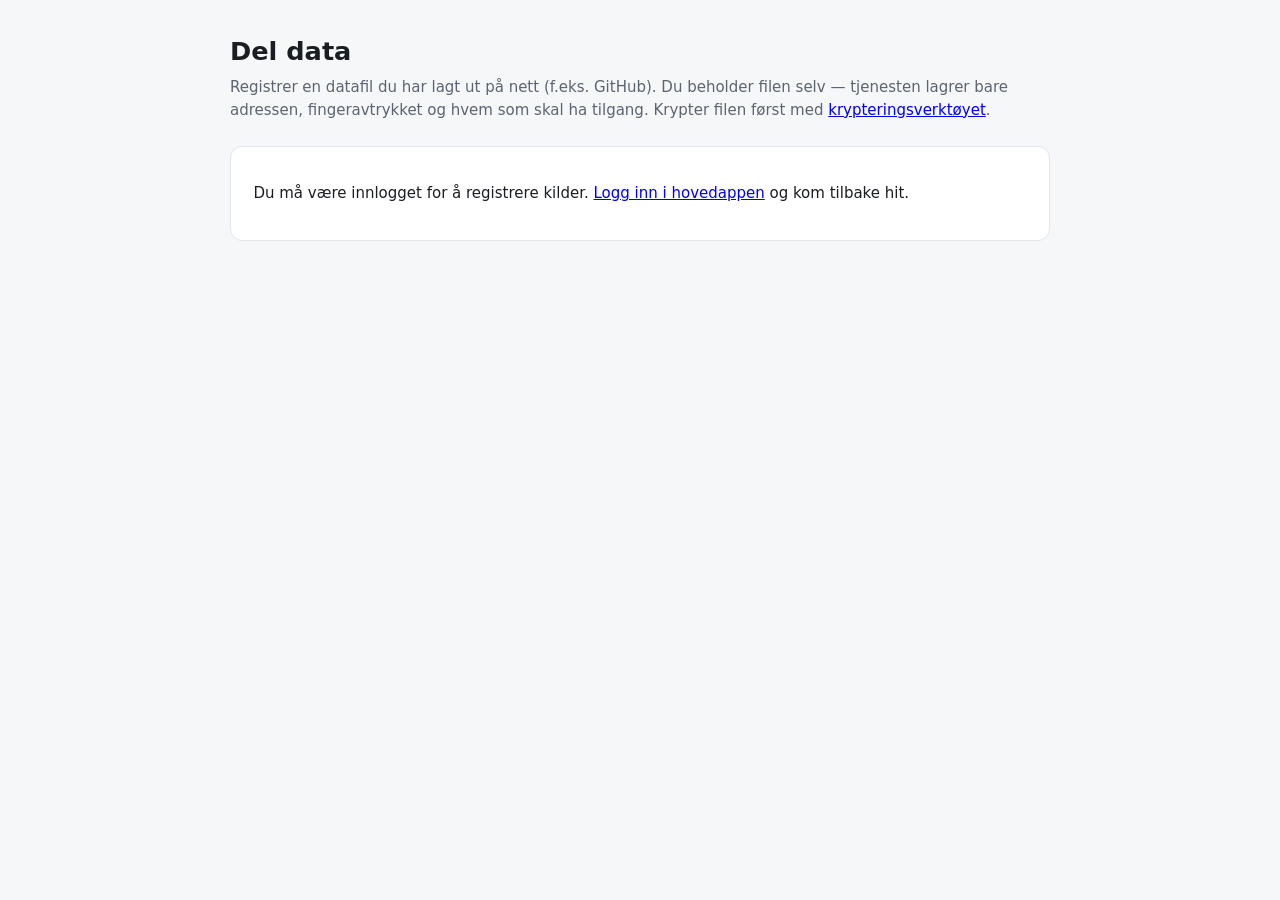
<file: deldata.html>
<!doctype html>
<html lang="no">
<head>
<meta charset="utf-8">
<meta name="viewport" content="width=device-width, initial-scale=1">
<title>Del data · microdata</title>
<style>
  :root {
    --bg: #f6f7f9; --card: #fff; --ink: #1a1d21; --muted: #5b6470;
    --line: #e2e5ea; --accent: #2f6fed; --accent-ink: #fff;
    --warn-bg: #fff6e6; --warn-line: #e8c66a; --ok: #1a7f4b;
  }
  @media (prefers-color-scheme: dark) {
    :root {
      --bg: #14161a; --card: #1c1f25; --ink: #e9ecf1; --muted: #9aa4b2;
      --line: #2b2f37; --accent: #5b8bff; --accent-ink: #0b1220;
      --warn-bg: #2a2410; --warn-line: #6b5a1f; --ok: #4bd08a;
    }
  }
  * { box-sizing: border-box; }
  body {
    margin: 0; background: var(--bg); color: var(--ink);
    font: 15px/1.55 system-ui, -apple-system, "Segoe UI", sans-serif;
    padding: 2rem 1rem;
  }
  main { max-width: 820px; margin: 0 auto; }
  h1 { font-size: 1.6rem; margin: 0 0 .25rem; }
  .lead { color: var(--muted); margin: 0 0 1.5rem; }
  .card {
    background: var(--card); border: 1px solid var(--line); border-radius: 12px;
    padding: 1.25rem 1.4rem; margin-bottom: 1.1rem;
  }
  .card h2 { font-size: 1rem; margin: 0 0 .9rem; letter-spacing: .01em; }
  label { display: block; font-weight: 600; margin: .8rem 0 .3rem; }
  label.plain { font-weight: 400; }
  input[type=text], input[type=password], select {
    font: inherit; color: inherit; background: transparent;
    border: 1px solid var(--line); border-radius: 8px; padding: .45rem .55rem;
  }
  .row { display: flex; gap: 1.2rem; flex-wrap: wrap; align-items: flex-end; }
  .row > div { display: flex; flex-direction: column; flex: 1; }
  button {
    font: inherit; font-weight: 600; cursor: pointer;
    background: var(--accent); color: var(--accent-ink); border: 0;
    border-radius: 8px; padding: .6rem 1.1rem;
  }
  button.secondary { background: transparent; color: var(--accent);
                     border: 1px solid var(--accent); }
  .muted { color: var(--muted); font-size: .9rem; }
  .hide { display: none; }
  .actions { display: flex; gap: .7rem; flex-wrap: wrap; margin-top: .8rem; align-items: center; }
  .srcrow { display: flex; justify-content: space-between; align-items: center;
            padding: .45rem 0; border-bottom: 1px solid var(--line); gap: .8rem; }
  .srcrow:last-child { border-bottom: 0; }
  code { font-family: ui-monospace, monospace; font-size: .88rem; }
</style>
</head>
<body>
<main>
  <h1>Del data</h1>
  <p class="lead">
    Registrer en datafil du har lagt ut på nett (f.eks. GitHub). Du beholder
    filen selv — tjenesten lagrer bare adressen, fingeravtrykket og hvem som
    skal ha tilgang. Krypter filen først med
    <a href="encrypt.html">krypteringsverktøyet</a>.
  </p>

  <section class="card" id="loginGate">
    <p>Du må være innlogget for å registrere kilder.
       <a href="index.html">Logg inn i hovedappen</a> og kom tilbake hit.</p>
  </section>

  <section class="card hide" id="regCard">
    <h2>Registrer kilde</h2>
    <div class="row">
      <div><label for="fSourceId">Kilde-id (navn i script)</label>
        <input type="text" id="fSourceId" placeholder="helse2025"></div>
      <div><label for="fName">Visningsnavn</label>
        <input type="text" id="fName" placeholder="Helsedata 2025"></div>
    </div>
    <label for="fLocation">URL til filen (kryptert .enc.json, eller vanlig csv/parquet)</label>
    <input type="text" id="fLocation" placeholder="https://raw.githubusercontent.com/…/helse.enc.json" style="width:100%">
    <div class="row">
      <div><label for="fLevel">Beskyttelsesnivå</label>
        <select id="fLevel">
          <option value="public">public — kan analyseres lokalt hos autoriserte brukere</option>
          <option value="protected">protected — kun server-kjøring, undertrykte resultater</option>
          <option value="sensitive">sensitive — som protected + input-vern</option>
        </select></div>
      <div><label for="fFormat">Format (for ukrypterte filer)</label>
        <select id="fFormat"><option value="csv">csv</option><option value="parquet">parquet</option></select></div>
      <div><label for="fLocalMode">Lokal analyse</label>
        <select id="fLocalMode">
          <option value="">automatisk (public → åpen; ellers ingen)</option>
          <option value="open">åpen — vanlig analyse i nettleseren</option>
          <option value="strict">kun strict — bare safepy-fasaden, logget</option>
          <option value="none">ingen — kun server-kjøring</option>
        </select></div>
    </div>
    <label for="fAudience">Hvem får bruke kilden?</label>
    <select id="fAudience">
      <option value="listed">Utvalgte — e-poster/domener under (tomt = kun du)</option>
      <option value="owner">Kun du (eieren)</option>
      <option value="authenticated">Alle innloggede brukere</option>
      <option value="anyone">Alle — også uten innlogging (anonymt, logget)</option>
    </select>
    <div id="listedFields">
      <label for="fEmails">E-poster (kommaseparert)</label>
      <input type="text" id="fEmails" placeholder="ana@fhi.no, per@uio.no" style="width:100%">
      <label for="fDomains">…og/eller e-postdomener</label>
      <input type="text" id="fDomains" placeholder="fhi.no, uio.no" style="width:100%">
      <p class="muted" style="margin:.4rem 0 0">Tomme lister = kun du (eieren) har tilgang.</p>
    </div>
    <p class="muted" id="anyoneNote" style="margin:.4rem 0 0;display:none">
      «Alle uten innlogging» kjører alltid på serveren (aldri lokalt med nøkkel):
      resultatene undertrykkes som vanlig, og scriptene logges anonymt. Egnet
      for homomorfe (HE) kilder og åpne aggregat-tjenester.
    </p>
    <label for="fKey">Dekrypteringsnøkkel — AES (valgfritt)</label>
    <input type="password" id="fKey" autocomplete="off" style="width:100%">
    <label class="plain"><input type="checkbox" id="fStoreKey">
      Lagre nøkkelen hos tjenesten — autoriserte brukere slipper å taste den.
      Uten lagring må brukerne få nøkkelen av deg og bruke <code>key(...)</code> i scriptet.</label>
    <label for="fHeKey">Homomorf autoritetsnøkkel — kun for HE-artefakter (lim inn nøkkel-JSON)</label>
    <textarea id="fHeKey" rows="2" autocomplete="off" style="width:100%;font-family:ui-monospace,monospace;font-size:.8rem"></textarea>
    <p class="muted" style="margin:.3rem 0 0">HE-kilder analyseres alltid på serveren
      i den homomorfe dialekten — individdata frigis aldri.</p>
    <div class="actions">
      <button id="registerBtn">Registrer</button>
      <span id="regStatus" class="muted"></span>
    </div>
  </section>

  <section class="card hide" id="mineCard">
    <h2>Mine kilder</h2>
    <div id="mineList"></div>
  </section>
</main>

<script>
(function () {
  var API = (localStorage.getItem('md_ai_api_base') || 'https://mdataapi.anvil.app').replace(/\/+$/, '');
  var TOKEN = localStorage.getItem('mdapi_token') || '';
  var $ = function (id) { return document.getElementById(id); };
  function hdrs(json) {
    var h = { 'Authorization': 'Bearer ' + TOKEN };
    if (json) h['Content-Type'] = 'application/json';
    return h;
  }
  function splitList(s) {
    return (s || '').split(',').map(function (x) { return x.trim(); }).filter(Boolean);
  }
  function esc(s) {
    var d = document.createElement('div');
    d.textContent = String(s == null ? '' : s);
    return d.innerHTML;
  }

  // audience-veksling: skjul e-post/domene-feltene når de ikke gjelder
  function syncAudience() {
    var a = $('fAudience').value;
    $('listedFields').style.display = (a === 'listed') ? '' : 'none';
    $('anyoneNote').style.display = (a === 'anyone') ? '' : 'none';
  }
  $('fAudience').addEventListener('change', syncAudience);

  // querystring-prefill fra encrypt.html
  var qs = new URLSearchParams(location.search);
  if (qs.get('name')) {
    $('fSourceId').value = qs.get('name').toLowerCase().replace(/[^a-z0-9_-]/g, '_');
    $('fName').value = qs.get('name');
  }
  if (qs.get('format')) $('fFormat').value = qs.get('format');
  if (qs.get('he')) {   // HE-hand-off fra encrypt.html: sett nivå/audience-hint
    $('fLevel').value = 'protected';
    $('fHeKey').focus();
  }
  syncAudience();

  function refreshMine() {
    fetch(API + '/_/api/sources/mine', { headers: hdrs(false) })
      .then(function (r) { return r.ok ? r.json() : null; })
      .then(function (data) {
        if (!data) return;
        var list = data.sources || [];
        $('mineList').innerHTML = list.map(function (s) {
          return '<div class="srcrow"><span><code>' + esc(s.source_id) + '</code> · '
            + esc(s.level) + ' · ' + esc(s.kind)
            + (s.audience ? ' · ' + esc(s.audience) : '')
            + (s.local_mode ? ' · lokal: ' + esc(s.local_mode) : '')
            + (s.has_key ? ' · nøkkel lagret' : '') + '</span>'
            + '<button class="secondary" data-sid="' + esc(s.source_id) + '">Deaktiver</button></div>';
        }).join('') || '<p class="muted">Ingen registrerte kilder ennå.</p>';
        Array.prototype.forEach.call($('mineList').querySelectorAll('button[data-sid]'), function (b) {
          b.addEventListener('click', function () {
            fetch(API + '/_/api/sources/deactivate', {
              method: 'POST', headers: hdrs(true),
              body: JSON.stringify({ source_id: b.getAttribute('data-sid') }),
            }).then(refreshMine);
          });
        });
        $('mineCard').classList.remove('hide');
      });
  }

  function init() {
    if (!TOKEN) return;                       // loginGate blir stående
    fetch(API + '/_/api/auth/me', { headers: hdrs(false) })
      .then(function (me) {
        if (!me.ok) return;
        $('loginGate').classList.add('hide');
        $('regCard').classList.remove('hide');
        refreshMine();
      })
      .catch(function () {});
  }

  $('registerBtn').addEventListener('click', function () {
    $('regStatus').textContent = 'Registrerer…';
    var body = {
      source_id: $('fSourceId').value.trim(),
      name: $('fName').value.trim(),
      location: $('fLocation').value.trim(),
      level: $('fLevel').value,
      format: $('fFormat').value,
      emails: splitList($('fEmails').value),
      domains: splitList($('fDomains').value),
      audience: $('fAudience').value || undefined,
      local_mode: $('fLocalMode').value || undefined,
      key: $('fKey').value.trim() || null,
      store_key: $('fStoreKey').checked,
      he_private_key: $('fHeKey').value.trim() || undefined,
    };
    fetch(API + '/_/api/sources/register', {
      method: 'POST', headers: hdrs(true), body: JSON.stringify(body),
    }).then(function (r) {
      return r.json().catch(function () { return {}; }).then(function (data) {
        if (!r.ok || data.error) {
          $('regStatus').textContent = 'Feil: ' + (data.error || r.status);
          return;
        }
        $('fKey').value = '';
        $('fHeKey').value = '';
        $('regStatus').textContent = 'Registrert som «' + data.source_id + '» (' + data.kind + '). '
          + 'Bruk i script: # connect ' + data.source_id + ' as kilde';
        refreshMine();
      });
    }, function (e) {
      $('regStatus').textContent = 'Nettverksfeil: ' + (e && e.message ? e.message : e);
    });
  });

  init();
})();
</script>
</body>
</html>
</file>
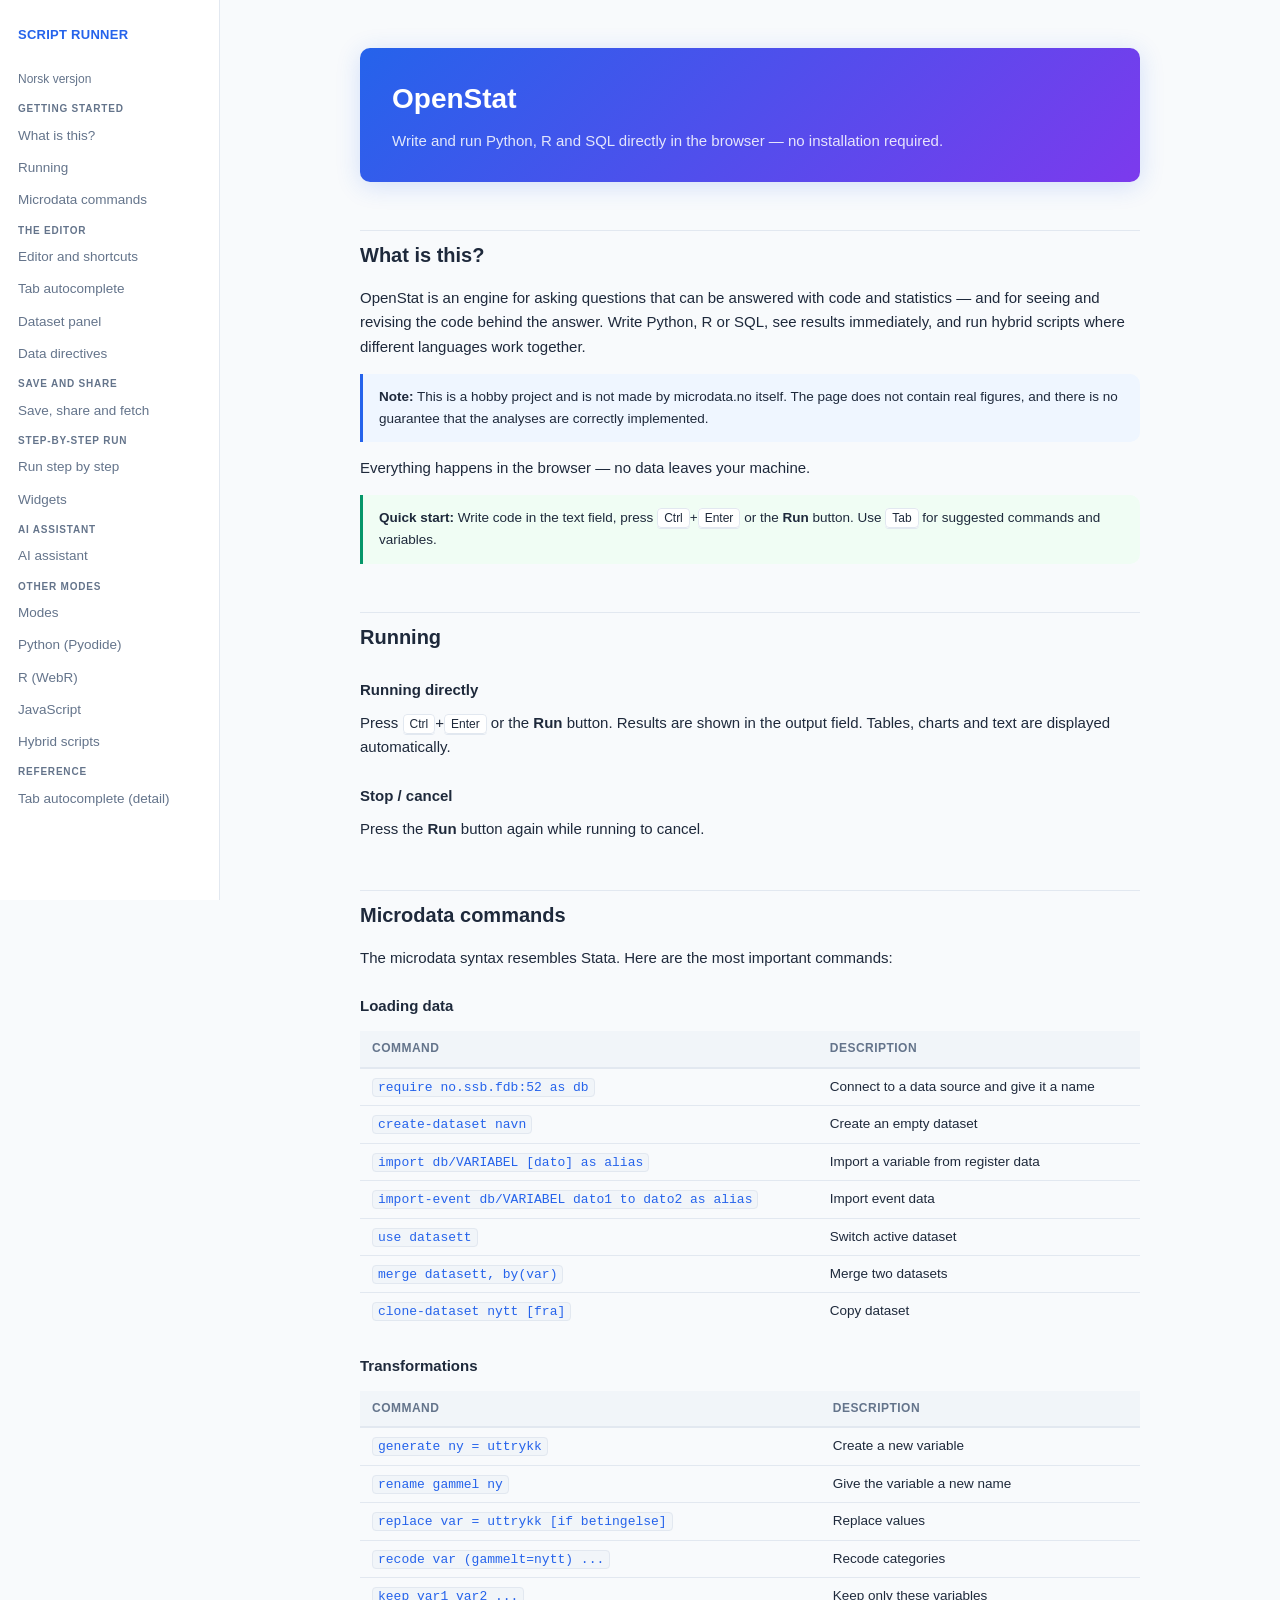
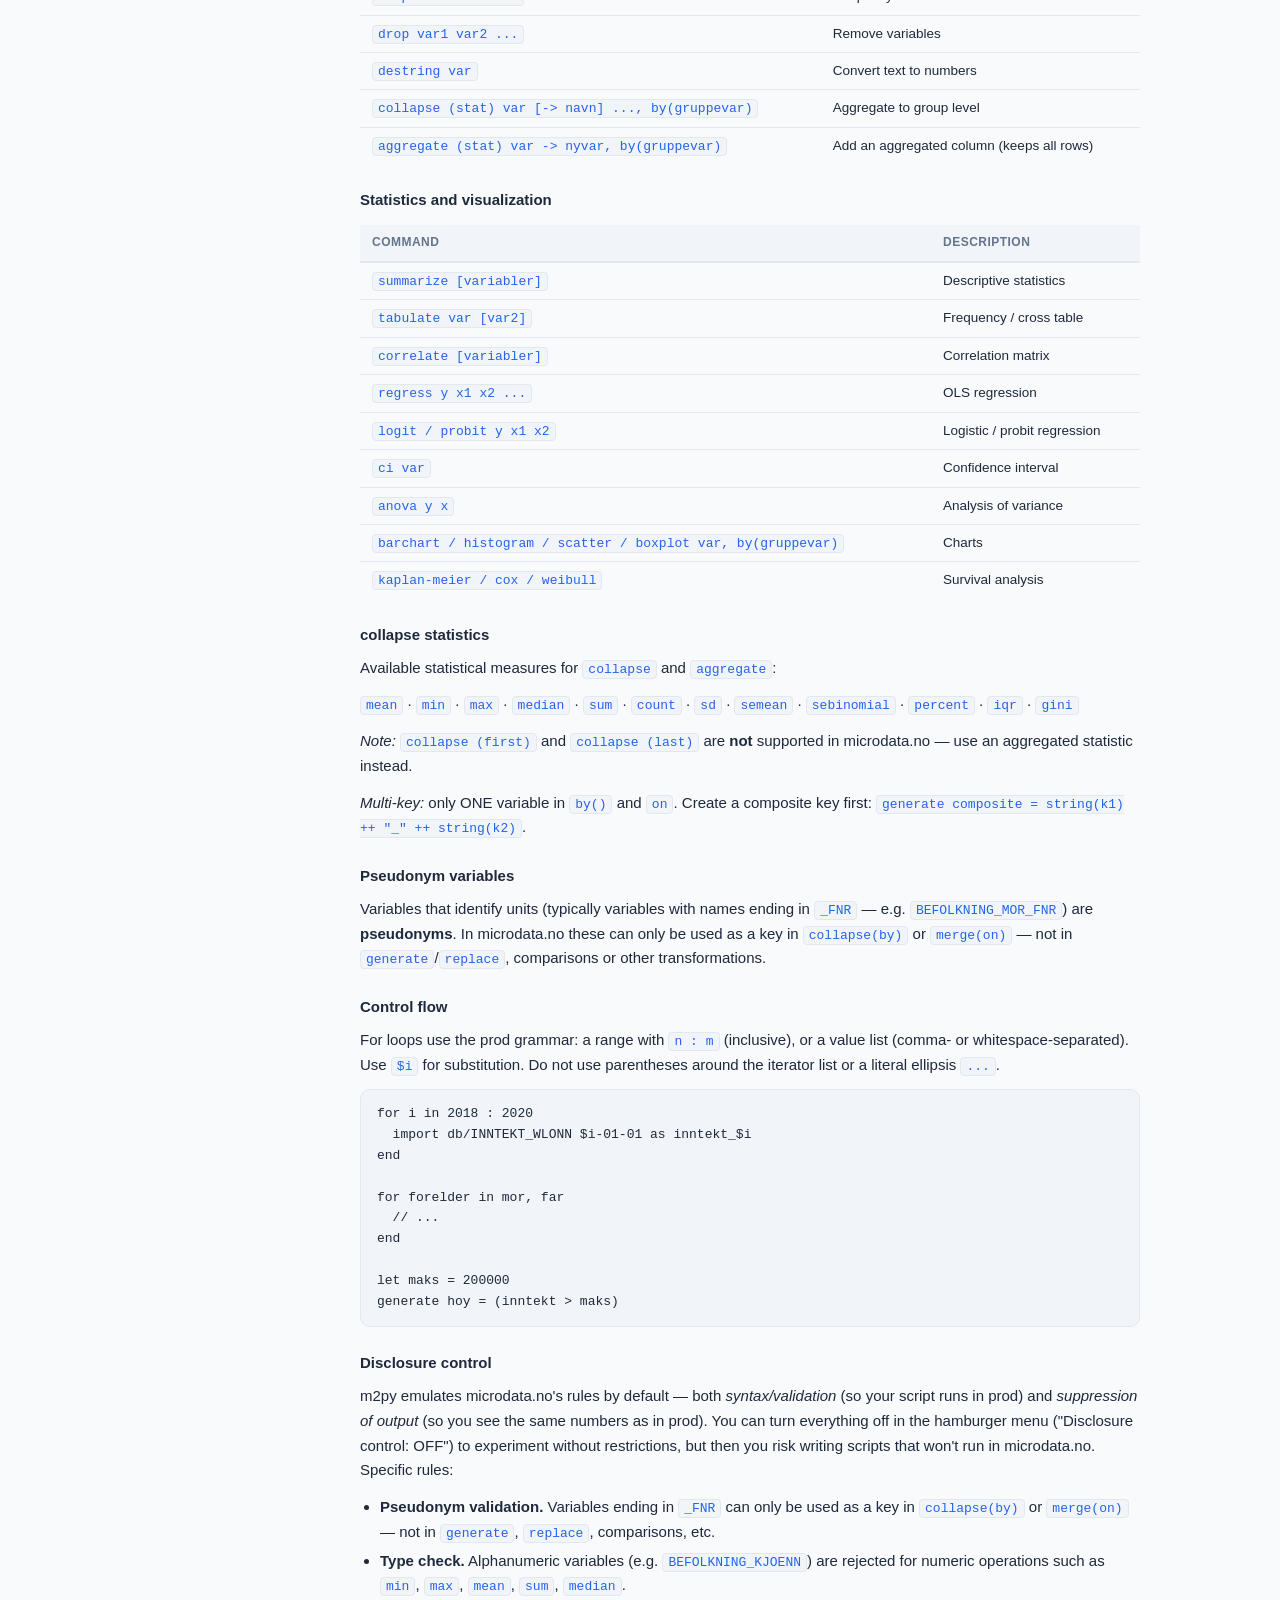
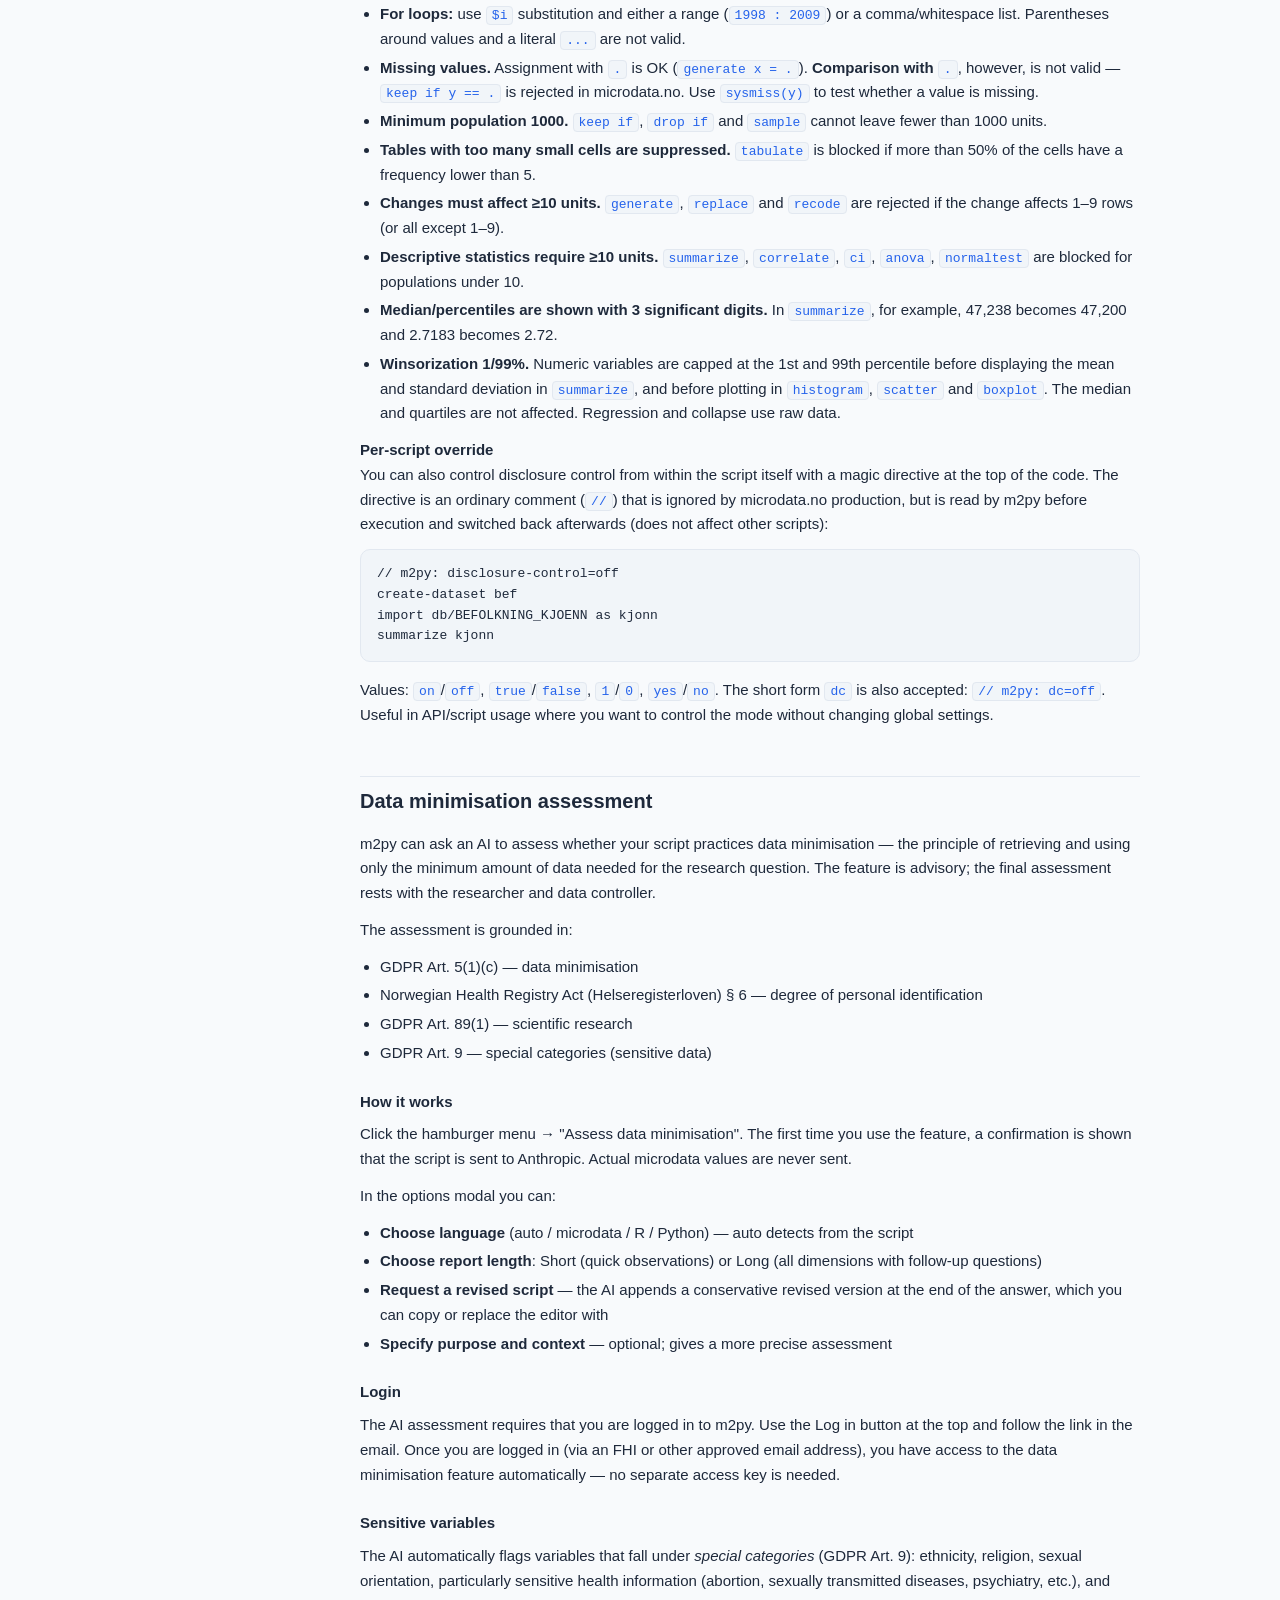
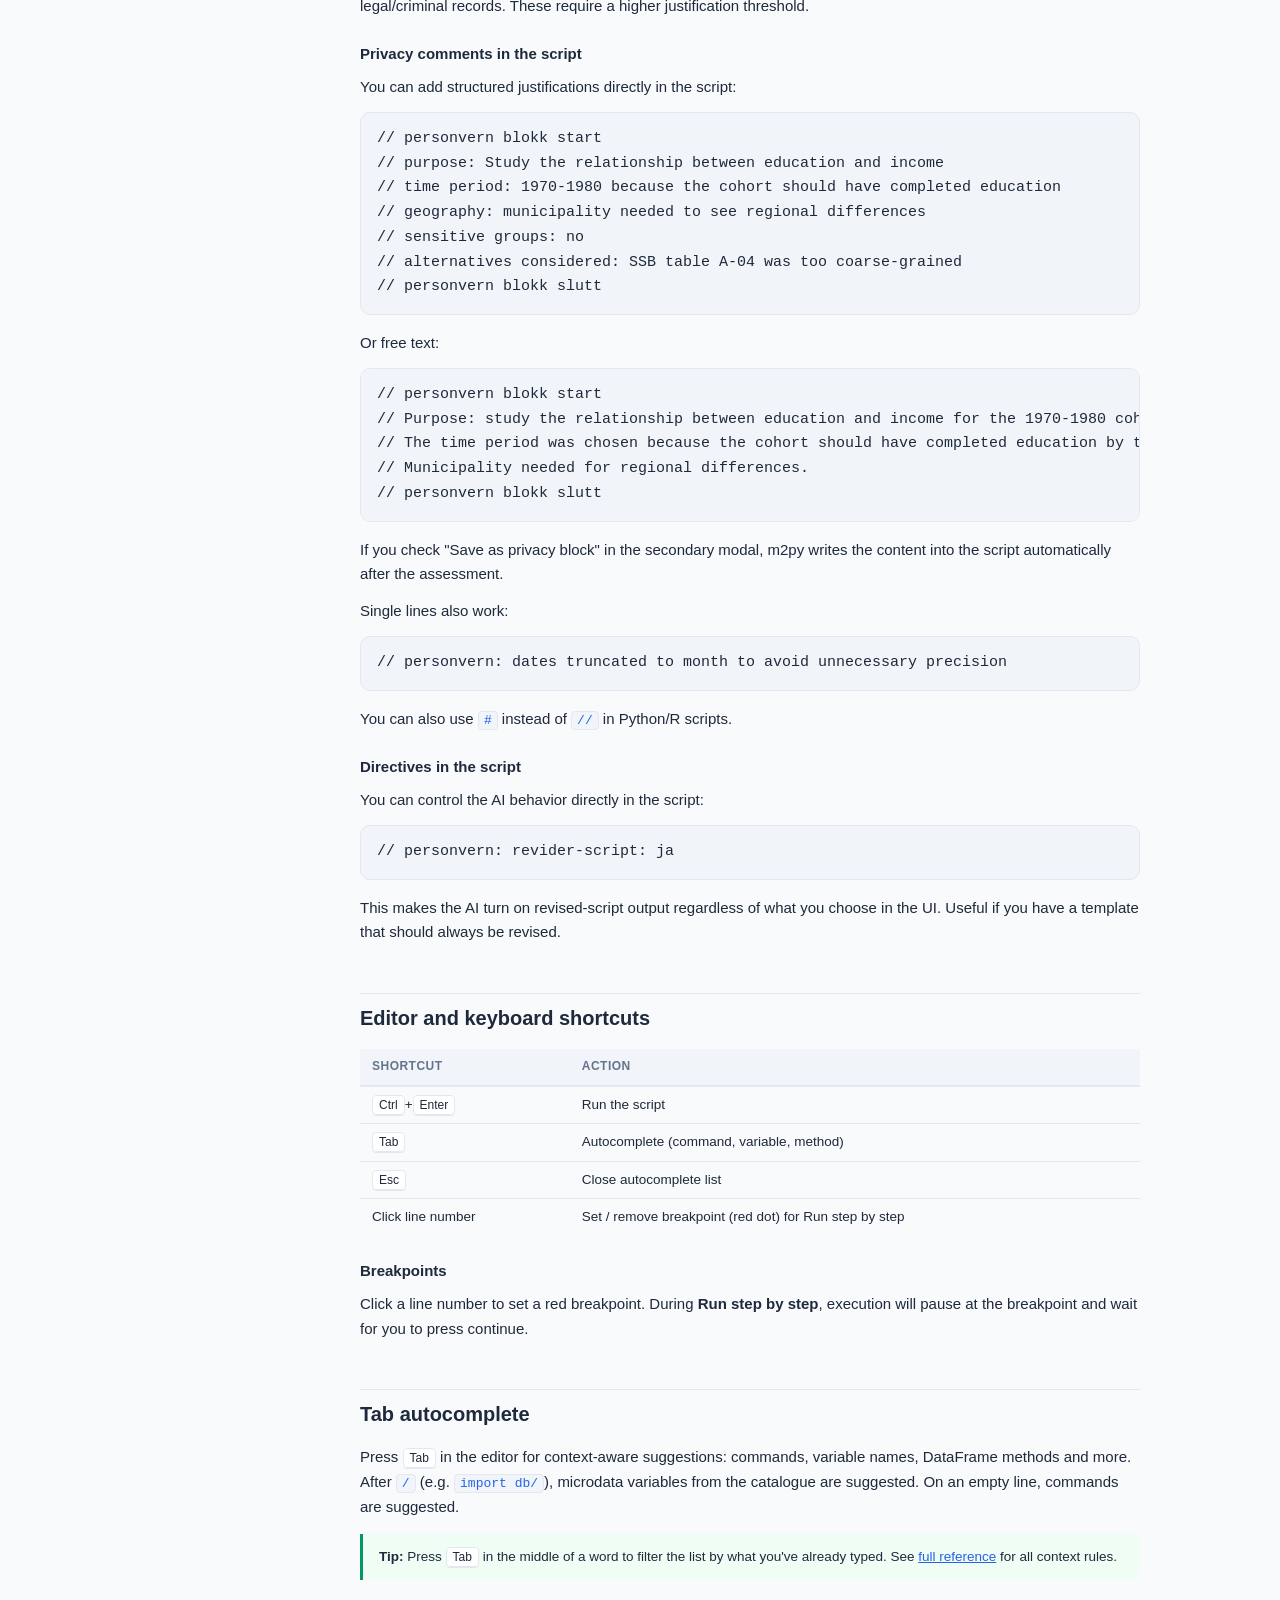
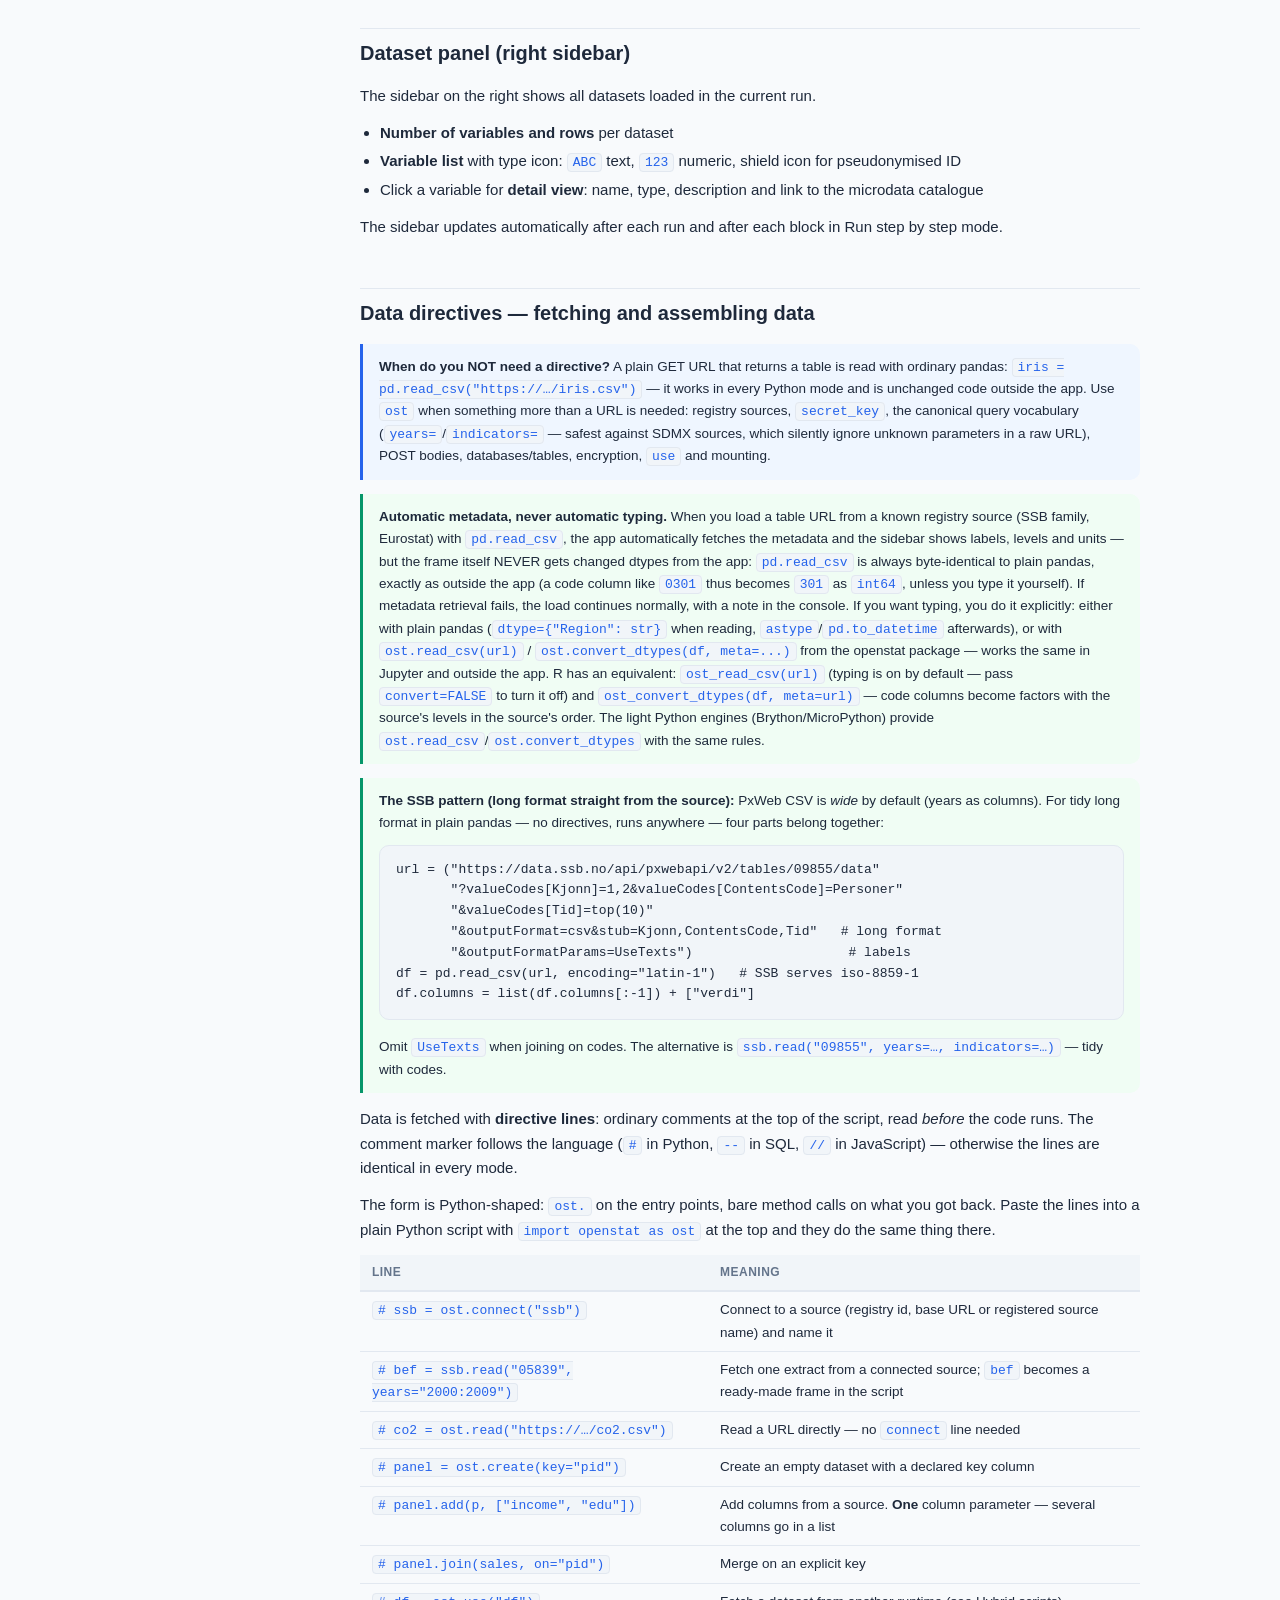
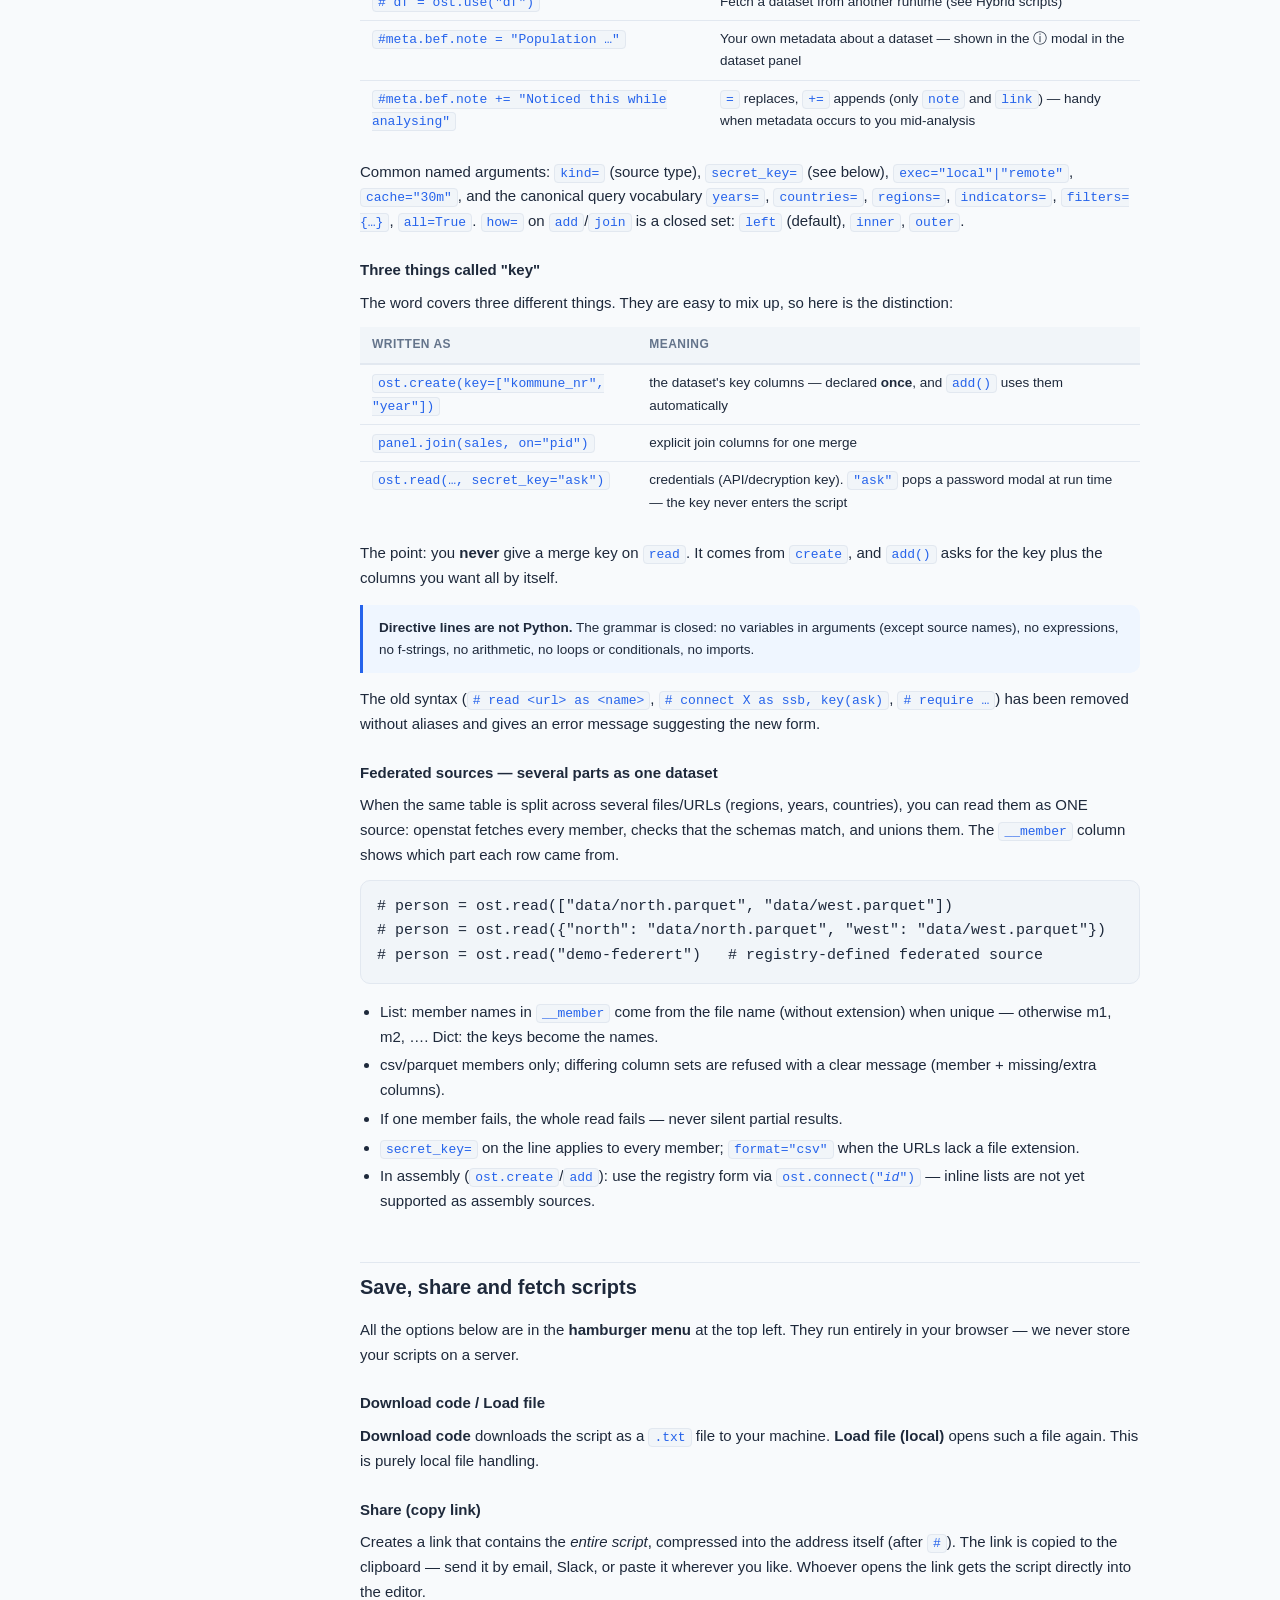
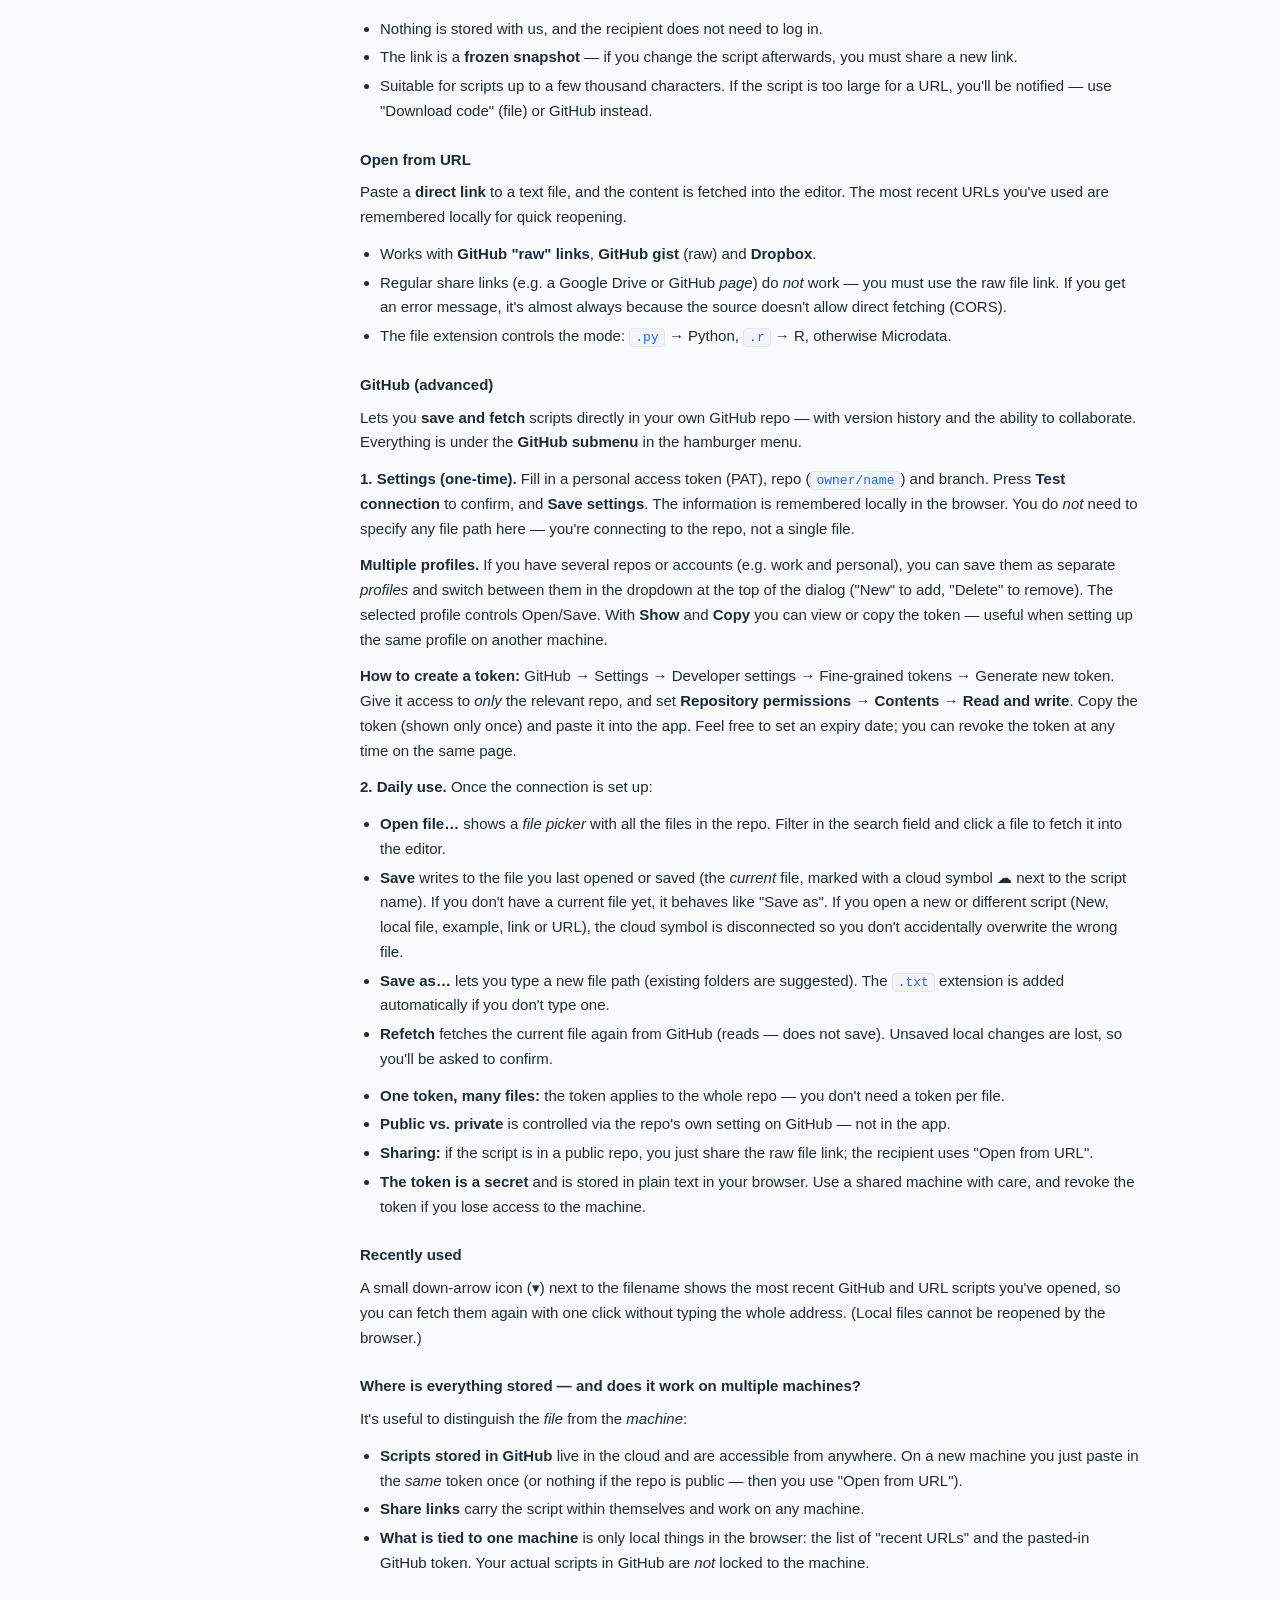
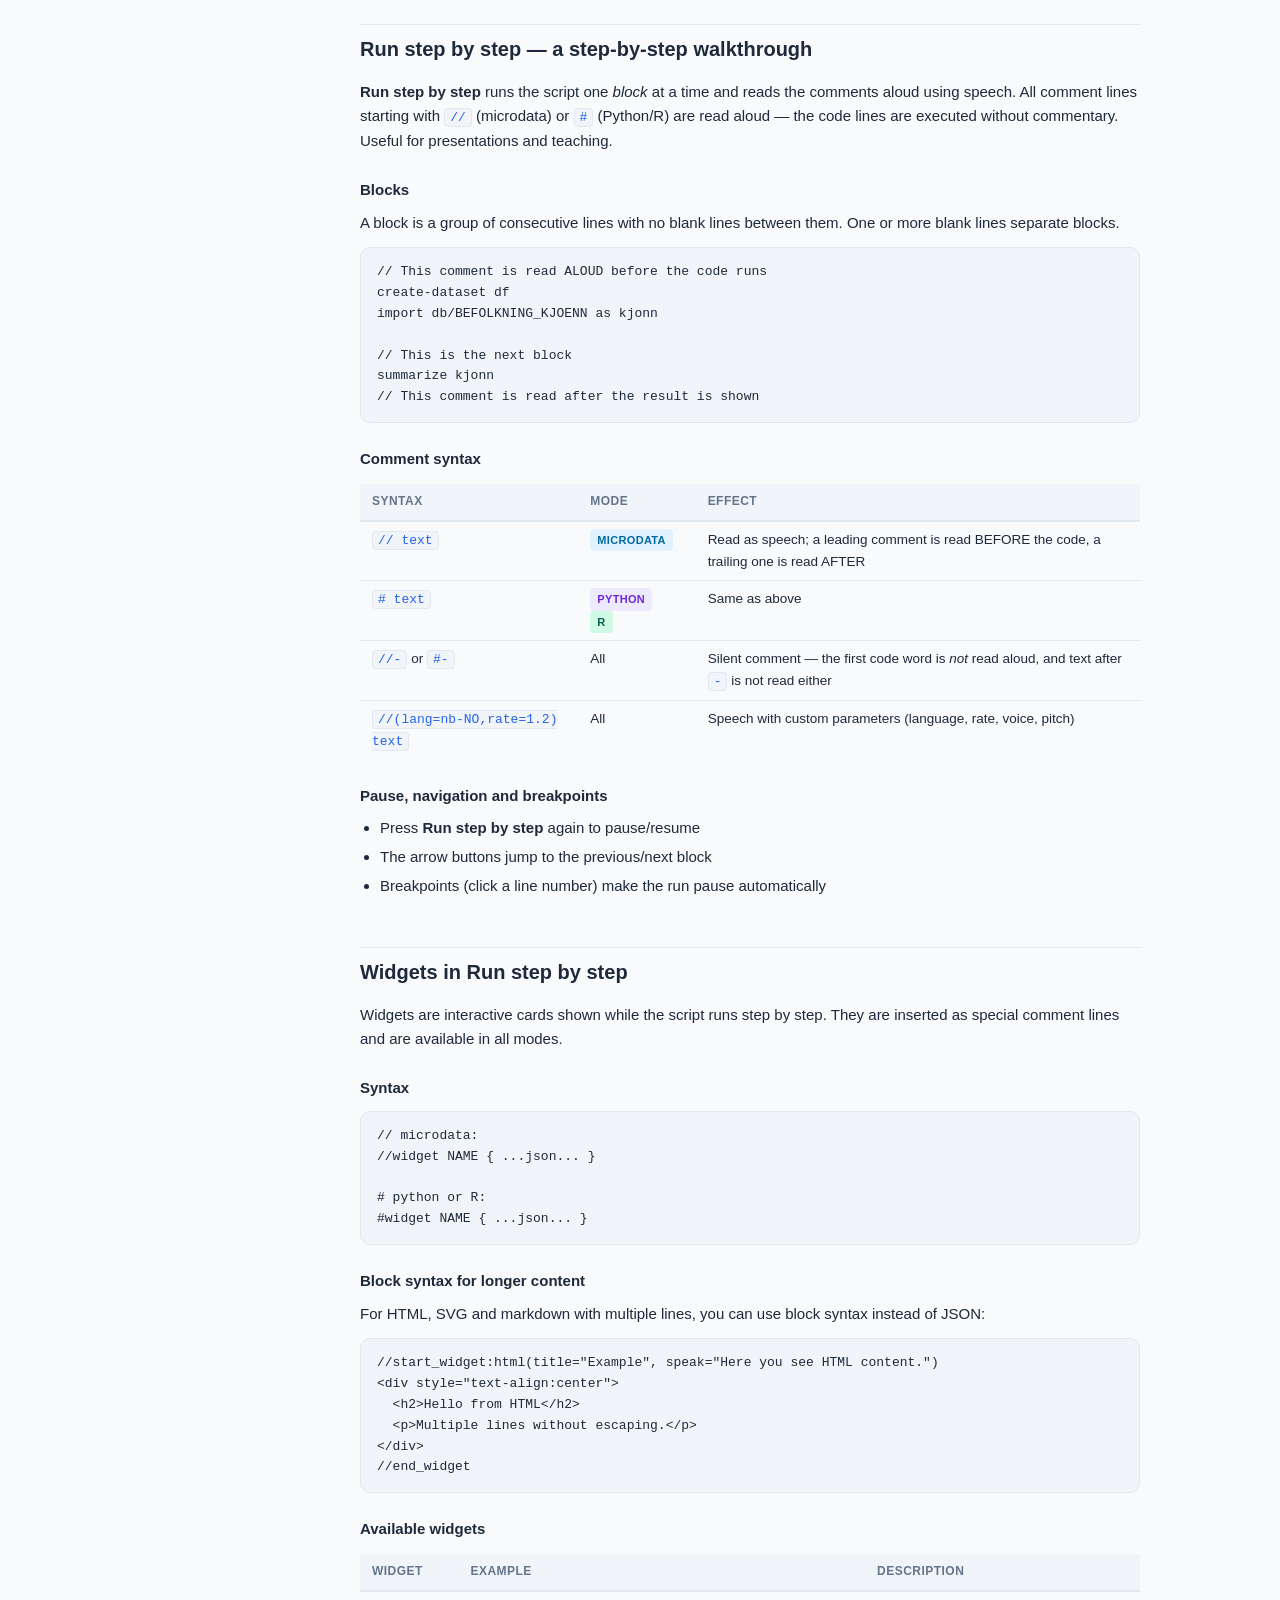
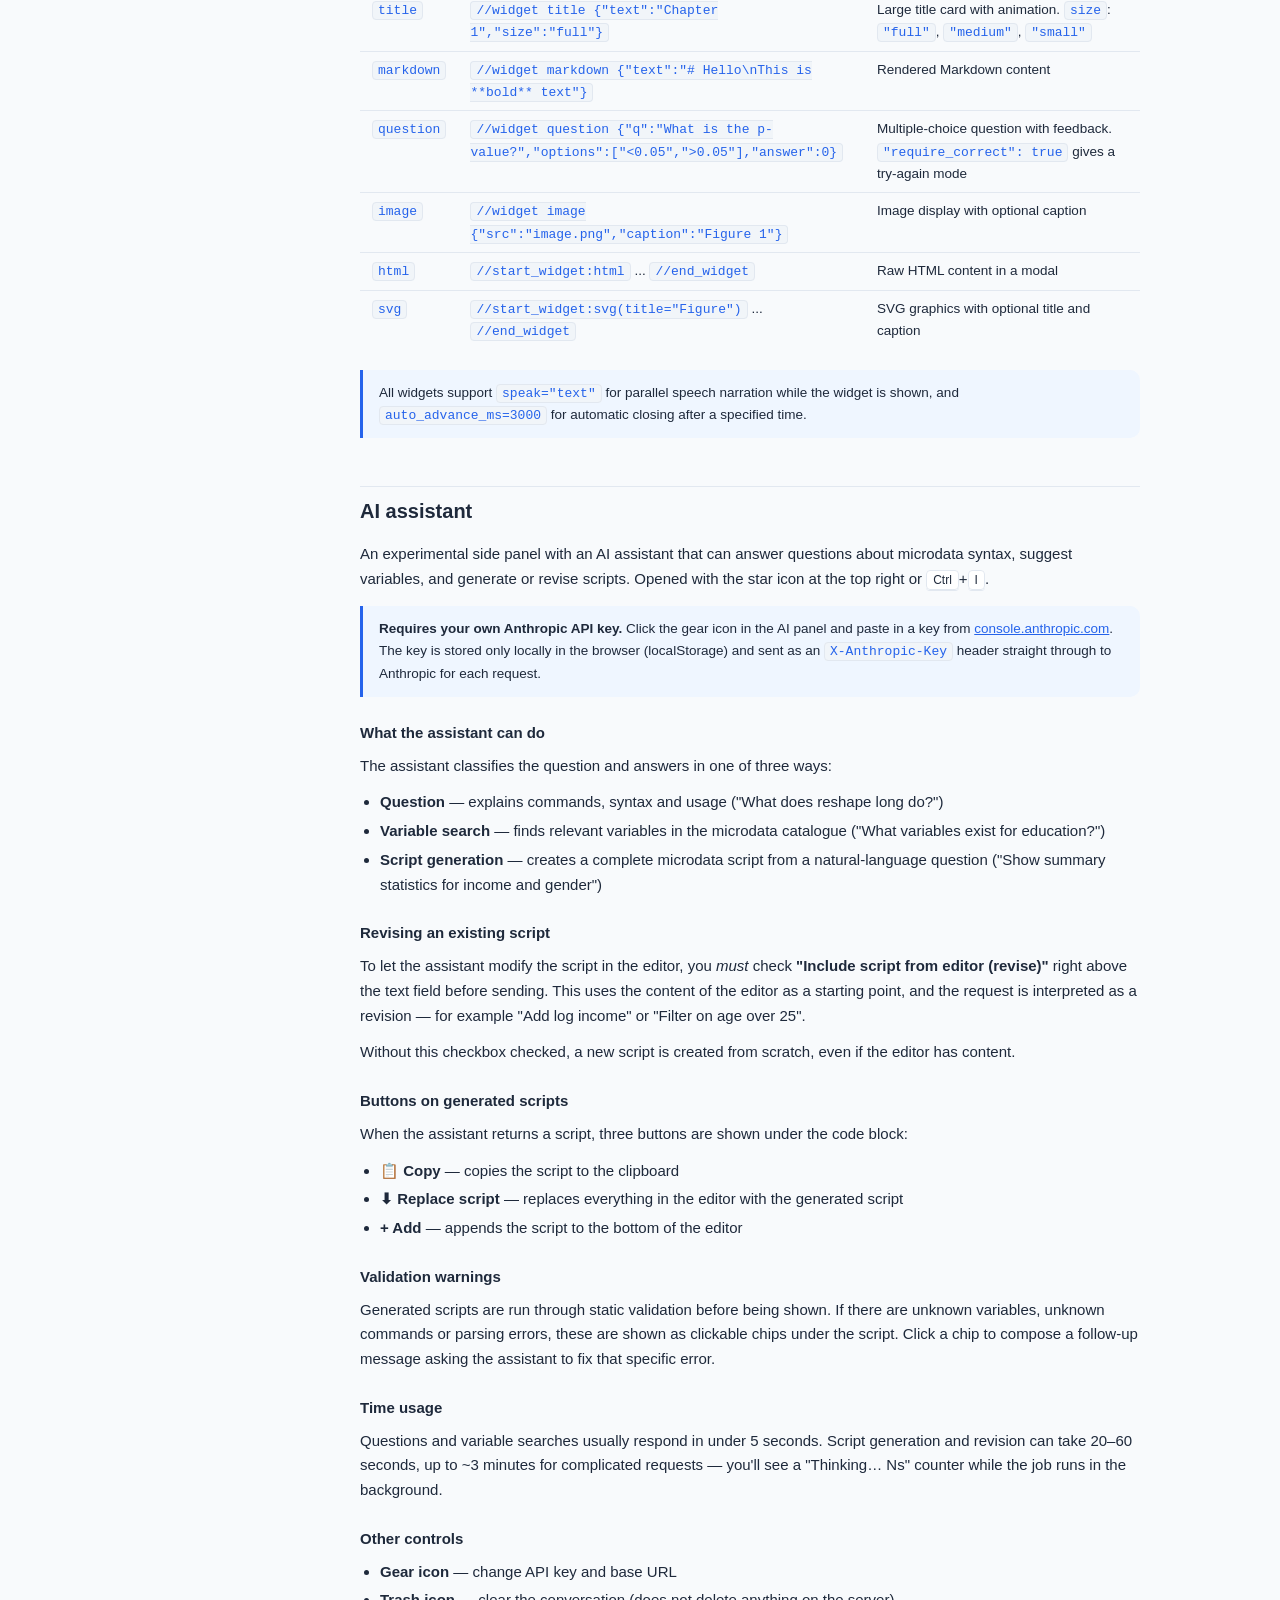
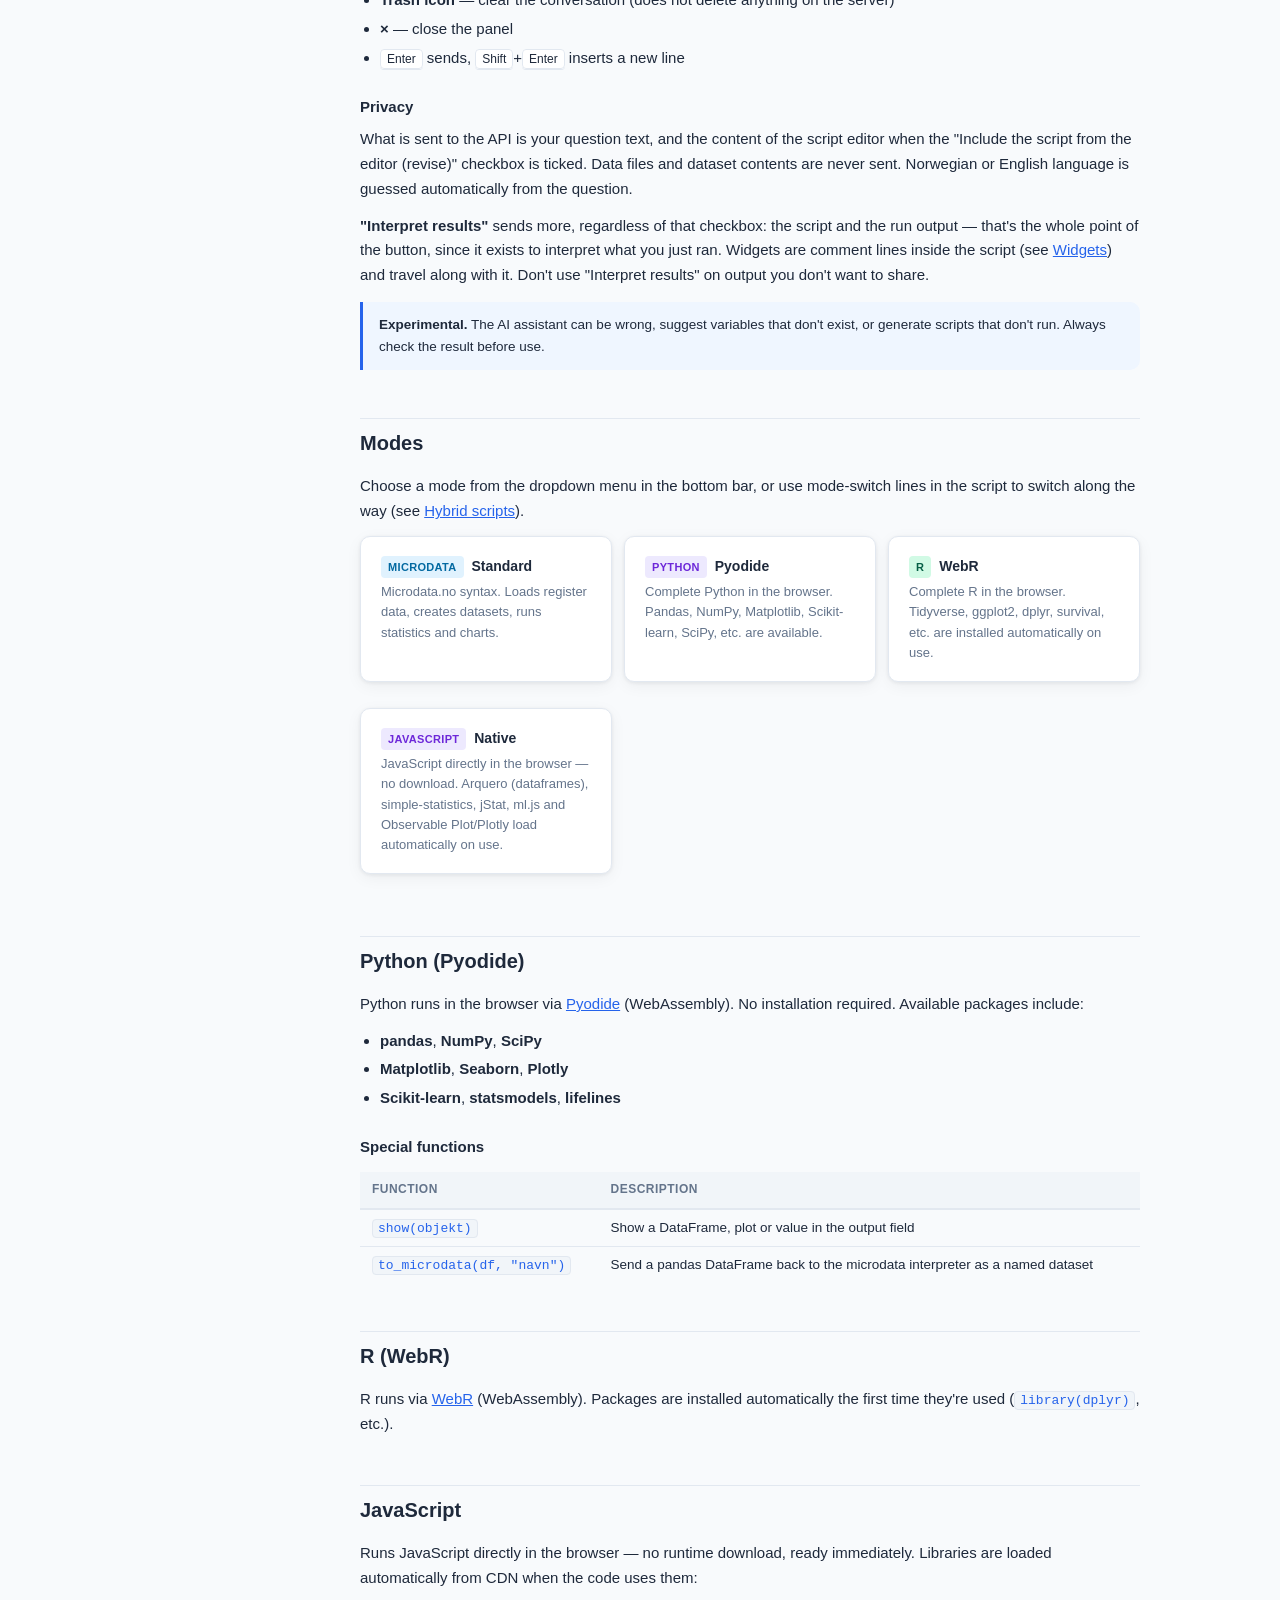
<file: hjelp.en.html>
<!DOCTYPE html>
<html lang="en">
<head>
<meta charset="UTF-8">
<meta name="viewport" content="width=device-width, initial-scale=1.0">
<title>OpenStat – Documentation</title>
<style>
  :root {
    --accent: #2563eb;
    --accent-light: #eff6ff;
    --accent-dark: #1d4ed8;
    --text: #1e293b;
    --text-muted: #64748b;
    --bg: #f8fafc;
    --bg-card: #ffffff;
    --bg-code: #f1f5f9;
    --border: #e2e8f0;
    --radius: 10px;
    --shadow: 0 1px 4px rgba(15,23,42,0.08), 0 4px 16px rgba(15,23,42,0.05);
    --tag-micro: #0ea5e9;
    --tag-py: #7c3aed;
    --tag-r: #059669;
  }
  @media (prefers-color-scheme: dark) {
    :root {
      --accent: #3b82f6;
      --accent-light: #1e3a5f;
      --text: #e2e8f0;
      --text-muted: #94a3b8;
      --bg: #0f172a;
      --bg-card: #1e293b;
      --bg-code: #0f172a;
      --border: #334155;
    }
  }
  * { box-sizing: border-box; margin: 0; padding: 0; }
  html { scroll-behavior: smooth; }
  body {
    font-family: -apple-system, BlinkMacSystemFont, 'Segoe UI', sans-serif;
    background: var(--bg);
    color: var(--text);
    font-size: 15px;
    line-height: 1.65;
  }

  /* ── Layout ── */
  .page { display: flex; min-height: 100vh; }
  nav {
    width: 220px; flex-shrink: 0; position: sticky; top: 0; height: 100vh;
    overflow-y: auto; border-right: 1px solid var(--border);
    background: var(--bg-card); padding: 24px 0 32px;
    scrollbar-width: thin; scrollbar-color: var(--border) transparent;
  }
  nav::-webkit-scrollbar { width: 4px; }
  nav::-webkit-scrollbar-track { background: transparent; }
  nav::-webkit-scrollbar-thumb { background: var(--border); border-radius: 4px; }
  .nav-logo {
    padding: 0 18px 20px; font-size: 13px; font-weight: 700;
    color: var(--accent); letter-spacing: 0.02em; text-transform: uppercase;
  }
  .nav-section { padding: 6px 18px 2px; font-size: 10px; font-weight: 700;
    text-transform: uppercase; letter-spacing: 0.08em; color: var(--text-muted); }
  nav a {
    display: block; padding: 5px 18px; font-size: 13.5px; color: var(--text-muted);
    text-decoration: none; border-radius: 0; transition: color .15s, background .15s;
  }
  nav a:hover, nav a.active { color: var(--accent); background: var(--accent-light); }
  main { flex: 1; min-width: 0; max-width: 860px; padding: 48px 40px 80px; margin: 0 auto; }

  @media (max-width: 700px) {
    nav { display: none; }
    main { padding: 28px 18px 60px; }
  }

  /* ── Typography ── */
  h1 { font-size: 28px; font-weight: 700; margin-bottom: 8px; color: var(--text); }
  h2 { font-size: 20px; font-weight: 700; margin: 48px 0 14px; padding-top: 8px;
       border-top: 1px solid var(--border); color: var(--text); }
  h3 { font-size: 15px; font-weight: 700; margin: 24px 0 8px; color: var(--text); }
  p { margin-bottom: 12px; }
  ul, ol { padding-left: 20px; margin-bottom: 12px; }
  li { margin-bottom: 4px; }
  a { color: var(--accent); }
  a:hover { color: var(--accent-dark); }
  .lead { font-size: 16px; color: var(--text-muted); margin-bottom: 32px; line-height: 1.7; }

  /* ── Code ── */
  code {
    font-family: 'Cascadia Code', 'Fira Code', 'JetBrains Mono', monospace;
    font-size: 13px; background: var(--bg-code); border: 1px solid var(--border);
    border-radius: 4px; padding: 1px 5px; color: var(--accent);
  }
  pre {
    background: var(--bg-code); border: 1px solid var(--border); border-radius: var(--radius);
    padding: 14px 16px; overflow-x: auto; margin: 10px 0 16px;
    scrollbar-width: thin; scrollbar-color: var(--border) transparent;
  }
  pre::-webkit-scrollbar { height: 5px; }
  pre::-webkit-scrollbar-track { background: transparent; }
  pre::-webkit-scrollbar-thumb { background: var(--border); border-radius: 4px; }
  pre code {
    background: none; border: none; padding: 0; font-size: 13px;
    color: var(--text); line-height: 1.6; display: block;
  }

  /* ── Cards ── */
  .card {
    background: var(--bg-card); border: 1px solid var(--border);
    border-radius: var(--radius); padding: 18px 20px; margin-bottom: 14px;
    box-shadow: var(--shadow);
  }
  .card-grid { display: grid; grid-template-columns: repeat(auto-fill, minmax(240px, 1fr)); gap: 12px; margin-bottom: 20px; }
  .card-title { font-weight: 700; font-size: 14px; margin-bottom: 4px; }
  .card-body { font-size: 13px; color: var(--text-muted); line-height: 1.55; }

  /* ── Mode badges ── */
  .badge {
    display: inline-block; font-size: 11px; font-weight: 700; border-radius: 4px;
    padding: 2px 7px; letter-spacing: 0.03em; vertical-align: middle; margin-right: 4px;
    text-transform: uppercase;
  }
  .badge-micro { background: #e0f2fe; color: #0369a1; }
  .badge-py    { background: #ede9fe; color: #6d28d9; }
  .badge-r     { background: #d1fae5; color: #065f46; }
  @media (prefers-color-scheme: dark) {
    .badge-micro { background: #0c3347; color: #7dd3fc; }
    .badge-py    { background: #2d1b69; color: #c4b5fd; }
    .badge-r     { background: #064e3b; color: #6ee7b7; }
  }

  /* ── Table ── */
  .doc-table { width: 100%; border-collapse: collapse; margin: 12px 0 20px; font-size: 13.5px; }
  .doc-table th { text-align: left; padding: 8px 12px; background: var(--bg-code);
    border-bottom: 2px solid var(--border); font-weight: 600; color: var(--text-muted);
    font-size: 12px; text-transform: uppercase; letter-spacing: 0.04em; }
  .doc-table td { padding: 7px 12px; border-bottom: 1px solid var(--border); vertical-align: top; }
  .doc-table tr:last-child td { border-bottom: none; }
  .doc-table tr:hover td { background: var(--bg-code); }

  /* ── Callout ── */
  .callout {
    border-left: 3px solid var(--accent); background: var(--accent-light);
    padding: 12px 16px; border-radius: 0 var(--radius) var(--radius) 0;
    margin: 14px 0; font-size: 13.5px; color: var(--text);
  }
  .callout.tip { border-color: #059669; background: #f0fdf4; }
  @media (prefers-color-scheme: dark) {
    .callout.tip { background: #052e16; }
  }

  /* ── Header strip ── */
  .doc-header {
    background: linear-gradient(135deg, var(--accent) 0%, #7c3aed 100%);
    color: #fff; border-radius: var(--radius); padding: 28px 32px; margin-bottom: 36px;
    box-shadow: 0 4px 24px rgba(37,99,235,0.18);
  }
  .doc-header h1 { color: #fff; margin-bottom: 6px; }
  .doc-header .lead { color: rgba(255,255,255,0.85); margin-bottom: 0; font-size: 15px; }

  /* ── kbd ── */
  kbd {
    font-family: inherit; font-size: 12px; background: var(--bg-card);
    border: 1px solid var(--border); border-radius: 4px;
    box-shadow: 0 1px 0 var(--border); padding: 2px 6px;
    color: var(--text);
  }

  /* ── Section anchor offset ── */
  section { scroll-margin-top: 20px; }
</style>
</head>
<body>
<div class="page">

<nav>
  <div class="nav-logo">Script Runner</div>
  <a href="hjelp.html" style="font-size:12px;color:var(--text-muted)">Norsk versjon</a>
  <div class="nav-section">Getting started</div>
  <a href="#intro">What is this?</a>
  <a href="#running">Running</a>
  <a href="#microdata">Microdata commands</a>
  <div class="nav-section">The editor</div>
  <a href="#editor">Editor and shortcuts</a>
  <a href="#tab-intro">Tab autocomplete</a>
  <a href="#sidebar">Dataset panel</a>
  <a href="#direktiver">Data directives</a>
  <div class="nav-section">Save and share</div>
  <a href="#lagre-dele">Save, share and fetch</a>
  <div class="nav-section">Step-by-step run</div>
  <a href="#forklar">Run step by step</a>
  <a href="#widgets">Widgets</a>
  <div class="nav-section">AI assistant</div>
  <a href="#ai">AI assistant</a>
  <div class="nav-section">Other modes</div>
  <a href="#modes">Modes</a>
  <a href="#python">Python (Pyodide)</a>
  <a href="#r">R (WebR)</a>
  <a href="#javascript">JavaScript</a>
  <a href="#hybrid">Hybrid scripts</a>
  <div class="nav-section">Reference</div>
  <a href="#tab-full">Tab autocomplete (detail)</a>
</nav>

<main>

  <div class="doc-header">
    <h1>OpenStat</h1>
    <p class="lead">Write and run Python, R and SQL directly in the browser — no installation required.</p>
  </div>

  <!-- ── INTRO ── -->
  <section id="intro">
    <h2>What is this?</h2>
    <p>OpenStat is an engine for asking questions that can be answered with code and statistics — and for seeing and revising the code behind the answer. Write Python, R or SQL, see results immediately, and run hybrid scripts where different languages work together.</p>

    <div class="callout">
      <strong>Note:</strong> This is a hobby project and is not made by microdata.no itself. The page does not contain real figures, and there is no guarantee that the analyses are correctly implemented.
    </div>

    <p>Everything happens in the browser — no data leaves your machine.</p>

    <div class="callout tip">
      <strong>Quick start:</strong> Write code in the text field, press <kbd>Ctrl</kbd>+<kbd>Enter</kbd> or the <strong>Run</strong> button. Use <kbd>Tab</kbd> for suggested commands and variables.
    </div>
  </section>

  <!-- ── RUNNING ── -->
  <section id="running">
    <h2>Running</h2>

    <h3>Running directly</h3>
    <p>Press <kbd>Ctrl</kbd>+<kbd>Enter</kbd> or the <strong>Run</strong> button. Results are shown in the output field. Tables, charts and text are displayed automatically.</p>


    <h3>Stop / cancel</h3>
    <p>Press the <strong>Run</strong> button again while running to cancel.</p>
  </section>

  <!-- ── MICRODATA ── -->
  <section id="microdata">
    <h2>Microdata commands</h2>
    <p>The microdata syntax resembles Stata. Here are the most important commands:</p>

    <h3>Loading data</h3>
    <table class="doc-table">
      <thead><tr><th>Command</th><th>Description</th></tr></thead>
      <tbody>
        <tr><td><code>require no.ssb.fdb:52 as db</code></td><td>Connect to a data source and give it a name</td></tr>
        <tr><td><code>create-dataset navn</code></td><td>Create an empty dataset</td></tr>
        <tr><td><code>import db/VARIABEL [dato] as alias</code></td><td>Import a variable from register data</td></tr>
        <tr><td><code>import-event db/VARIABEL dato1 to dato2 as alias</code></td><td>Import event data</td></tr>
        <tr><td><code>use datasett</code></td><td>Switch active dataset</td></tr>
        <tr><td><code>merge datasett, by(var)</code></td><td>Merge two datasets</td></tr>
        <tr><td><code>clone-dataset nytt [fra]</code></td><td>Copy dataset</td></tr>
      </tbody>
    </table>

    <h3>Transformations</h3>
    <table class="doc-table">
      <thead><tr><th>Command</th><th>Description</th></tr></thead>
      <tbody>
        <tr><td><code>generate ny = uttrykk</code></td><td>Create a new variable</td></tr>
        <tr><td><code>rename gammel ny</code></td><td>Give the variable a new name</td></tr>
        <tr><td><code>replace var = uttrykk [if betingelse]</code></td><td>Replace values</td></tr>
        <tr><td><code>recode var (gammelt=nytt) ...</code></td><td>Recode categories</td></tr>
        <tr><td><code>keep var1 var2 ...</code></td><td>Keep only these variables</td></tr>
        <tr><td><code>drop var1 var2 ...</code></td><td>Remove variables</td></tr>
        <tr><td><code>destring var</code></td><td>Convert text to numbers</td></tr>
        <tr><td><code>collapse (stat) var [-> navn] ..., by(gruppevar)</code></td><td>Aggregate to group level</td></tr>
        <tr><td><code>aggregate (stat) var -> nyvar, by(gruppevar)</code></td><td>Add an aggregated column (keeps all rows)</td></tr>
      </tbody>
    </table>

    <h3>Statistics and visualization</h3>
    <table class="doc-table">
      <thead><tr><th>Command</th><th>Description</th></tr></thead>
      <tbody>
        <tr><td><code>summarize [variabler]</code></td><td>Descriptive statistics</td></tr>
        <tr><td><code>tabulate var [var2]</code></td><td>Frequency / cross table</td></tr>
        <tr><td><code>correlate [variabler]</code></td><td>Correlation matrix</td></tr>
        <tr><td><code>regress y x1 x2 ...</code></td><td>OLS regression</td></tr>
        <tr><td><code>logit / probit y x1 x2</code></td><td>Logistic / probit regression</td></tr>
        <tr><td><code>ci var</code></td><td>Confidence interval</td></tr>
        <tr><td><code>anova y x</code></td><td>Analysis of variance</td></tr>
        <tr><td><code>barchart / histogram / scatter / boxplot var, by(gruppevar)</code></td><td>Charts</td></tr>
        <tr><td><code>kaplan-meier / cox / weibull</code></td><td>Survival analysis</td></tr>
      </tbody>
    </table>

    <h3>collapse statistics</h3>
    <p>Available statistical measures for <code>collapse</code> and <code>aggregate</code>:</p>
    <p><code>mean</code> · <code>min</code> · <code>max</code> · <code>median</code> · <code>sum</code> · <code>count</code> · <code>sd</code> · <code>semean</code> · <code>sebinomial</code> · <code>percent</code> · <code>iqr</code> · <code>gini</code></p>
    <p><em>Note:</em> <code>collapse (first)</code> and <code>collapse (last)</code> are <strong>not</strong> supported in microdata.no — use an aggregated statistic instead.</p>
    <p><em>Multi-key:</em> only ONE variable in <code>by()</code> and <code>on</code>. Create a composite key first:
       <code>generate composite = string(k1) ++ "_" ++ string(k2)</code>.</p>

    <h3>Pseudonym variables</h3>
    <p>Variables that identify units (typically variables with names ending in <code>_FNR</code> — e.g. <code>BEFOLKNING_MOR_FNR</code>) are <strong>pseudonyms</strong>. In microdata.no these can only be used as a key in <code>collapse(by)</code> or <code>merge(on)</code> — not in <code>generate</code>/<code>replace</code>, comparisons or other transformations.</p>

    <h3>Control flow</h3>
    <p>For loops use the prod grammar: a range with <code>n : m</code> (inclusive), or a value list (comma- or whitespace-separated). Use <code>$i</code> for substitution. Do not use parentheses around the iterator list or a literal ellipsis <code>...</code>.</p>
    <pre><code>for i in 2018 : 2020
  import db/INNTEKT_WLONN $i-01-01 as inntekt_$i
end

for forelder in mor, far
  // ...
end

let maks = 200000
generate hoy = (inntekt &gt; maks)</code></pre>

    <h3>Disclosure control</h3>
    <p>m2py emulates microdata.no's rules by default — both <em>syntax/validation</em> (so your script runs in prod) and <em>suppression of output</em> (so you see the same numbers as in prod). You can turn everything off in the hamburger menu ("Disclosure control: OFF") to experiment without restrictions, but then you risk writing scripts that won't run in microdata.no. Specific rules:</p>
    <ul>
      <li><strong>Pseudonym validation.</strong> Variables ending in <code>_FNR</code> can only be used as a key in <code>collapse(by)</code> or <code>merge(on)</code> — not in <code>generate</code>, <code>replace</code>, comparisons, etc.</li>
      <li><strong>Type check.</strong> Alphanumeric variables (e.g. <code>BEFOLKNING_KJOENN</code>) are rejected for numeric operations such as <code>min</code>, <code>max</code>, <code>mean</code>, <code>sum</code>, <code>median</code>.</li>
      <li><strong>For loops:</strong> use <code>$i</code> substitution and either a range (<code>1998 : 2009</code>) or a comma/whitespace list. Parentheses around values and a literal <code>...</code> are not valid.</li>
      <li><strong>Missing values.</strong> Assignment with <code>.</code> is OK (<code>generate x = .</code>). <strong>Comparison with</strong> <code>.</code>, however, is not valid — <code>keep if y == .</code> is rejected in microdata.no. Use <code>sysmiss(y)</code> to test whether a value is missing.</li>
      <li><strong>Minimum population 1000.</strong> <code>keep if</code>, <code>drop if</code> and <code>sample</code> cannot leave fewer than 1000 units.</li>
      <li><strong>Tables with too many small cells are suppressed.</strong> <code>tabulate</code> is blocked if more than 50% of the cells have a frequency lower than 5.</li>
      <li><strong>Changes must affect ≥10 units.</strong> <code>generate</code>, <code>replace</code> and <code>recode</code> are rejected if the change affects 1–9 rows (or all except 1–9).</li>
      <li><strong>Descriptive statistics require ≥10 units.</strong> <code>summarize</code>, <code>correlate</code>, <code>ci</code>, <code>anova</code>, <code>normaltest</code> are blocked for populations under 10.</li>
      <li><strong>Median/percentiles are shown with 3 significant digits.</strong> In <code>summarize</code>, for example, 47,238 becomes 47,200 and 2.7183 becomes 2.72.</li>
      <li><strong>Winsorization 1/99%.</strong> Numeric variables are capped at the 1st and 99th percentile before displaying the mean and standard deviation in <code>summarize</code>, and before plotting in <code>histogram</code>, <code>scatter</code> and <code>boxplot</code>. The median and quartiles are not affected. Regression and collapse use raw data.</li>
    </ul>

    <h4>Per-script override</h4>
    <p>You can also control disclosure control from within the script itself with a magic directive at the top of the code. The directive is an ordinary comment (<code>//</code>) that is ignored by microdata.no production, but is read by m2py before execution and switched back afterwards (does not affect other scripts):</p>
    <pre><code>// m2py: disclosure-control=off
create-dataset bef
import db/BEFOLKNING_KJOENN as kjonn
summarize kjonn</code></pre>
    <p>Values: <code>on</code>/<code>off</code>, <code>true</code>/<code>false</code>, <code>1</code>/<code>0</code>, <code>yes</code>/<code>no</code>. The short form <code>dc</code> is also accepted: <code>// m2py: dc=off</code>. Useful in API/script usage where you want to control the mode without changing global settings.</p>

    <h2 id="hjelp-dataminimering">Data minimisation assessment</h2>
    <p>
      m2py can ask an AI to assess whether your script practices data minimisation —
      the principle of retrieving and using only the minimum amount of data needed
      for the research question. The feature is advisory; the final assessment rests
      with the researcher and data controller.
    </p>
    <p>
      The assessment is grounded in:
    </p>
    <ul>
      <li>GDPR Art. 5(1)(c) — data minimisation</li>
      <li>Norwegian Health Registry Act (Helseregisterloven) § 6 — degree of personal identification</li>
      <li>GDPR Art. 89(1) — scientific research</li>
      <li>GDPR Art. 9 — special categories (sensitive data)</li>
    </ul>

    <h3>How it works</h3>
    <p>
      Click the hamburger menu → "Assess data minimisation". The first time you use the
      feature, a confirmation is shown that the script is sent to Anthropic. Actual
      microdata values are never sent.
    </p>
    <p>
      In the options modal you can:
    </p>
    <ul>
      <li><strong>Choose language</strong> (auto / microdata / R / Python) — auto detects from the script</li>
      <li><strong>Choose report length</strong>: Short (quick observations) or Long (all dimensions with follow-up questions)</li>
      <li><strong>Request a revised script</strong> — the AI appends a conservative revised version at the end of the answer, which you can copy or replace the editor with</li>
      <li><strong>Specify purpose and context</strong> — optional; gives a more precise assessment</li>
    </ul>

    <h3>Login</h3>
    <p>
      The AI assessment requires that you are logged in to m2py. Use the Log in button
      at the top and follow the link in the email. Once you are logged in (via an FHI
      or other approved email address), you have access to the data minimisation
      feature automatically — no separate access key is needed.
    </p>

    <h3>Sensitive variables</h3>
    <p>
      The AI automatically flags variables that fall under <em>special categories</em>
      (GDPR Art. 9): ethnicity, religion, sexual orientation, particularly sensitive
      health information (abortion, sexually transmitted diseases, psychiatry, etc.),
      and legal/criminal records. These require a higher justification threshold.
    </p>

    <h3>Privacy comments in the script</h3>
    <p>
      You can add structured justifications directly in the script:
    </p>
    <pre>// personvern blokk start
// purpose: Study the relationship between education and income
// time period: 1970-1980 because the cohort should have completed education
// geography: municipality needed to see regional differences
// sensitive groups: no
// alternatives considered: SSB table A-04 was too coarse-grained
// personvern blokk slutt</pre>
    <p>
      Or free text:
    </p>
    <pre>// personvern blokk start
// Purpose: study the relationship between education and income for the 1970-1980 cohort.
// The time period was chosen because the cohort should have completed education by the end of the analysis.
// Municipality needed for regional differences.
// personvern blokk slutt</pre>
    <p>
      If you check "Save as privacy block" in the secondary modal, m2py writes the
      content into the script automatically after the assessment.
    </p>
    <p>
      Single lines also work:
    </p>
    <pre>// personvern: dates truncated to month to avoid unnecessary precision</pre>
    <p>
      You can also use <code>#</code> instead of <code>//</code> in Python/R scripts.
    </p>

    <h3>Directives in the script</h3>
    <p>
      You can control the AI behavior directly in the script:
    </p>
    <pre>// personvern: revider-script: ja</pre>
    <p>
      This makes the AI turn on revised-script output regardless of what you choose in
      the UI. Useful if you have a template that should always be revised.
    </p>
  </section>

  <!-- ── EDITOR ── -->
  <section id="editor">
    <h2>Editor and keyboard shortcuts</h2>

    <table class="doc-table">
      <thead><tr><th>Shortcut</th><th>Action</th></tr></thead>
      <tbody>
        <tr><td><kbd>Ctrl</kbd>+<kbd>Enter</kbd></td><td>Run the script</td></tr>
        <tr><td><kbd>Tab</kbd></td><td>Autocomplete (command, variable, method)</td></tr>
        <tr><td><kbd>Esc</kbd></td><td>Close autocomplete list</td></tr>
        <tr><td>Click line number</td><td>Set / remove breakpoint (red dot) for Run step by step</td></tr>
      </tbody>
    </table>

    <h3>Breakpoints</h3>
    <p>Click a line number to set a red breakpoint. During <strong>Run step by step</strong>, execution will pause at the breakpoint and wait for you to press continue.</p>
  </section>

  <!-- ── TAB INTRO ── -->
  <section id="tab-intro">
    <h2>Tab autocomplete</h2>
    <p>Press <kbd>Tab</kbd> in the editor for context-aware suggestions: commands, variable names, DataFrame methods and more. After <code>/</code> (e.g. <code>import db/</code>), microdata variables from the catalogue are suggested. On an empty line, commands are suggested.</p>

    <div class="callout tip">
      <strong>Tip:</strong> Press <kbd>Tab</kbd> in the middle of a word to filter the list by what you've already typed. See <a href="#tab-full">full reference</a> for all context rules.
    </div>
  </section>

  <!-- ── SIDEBAR ── -->
  <section id="sidebar">
    <h2>Dataset panel (right sidebar)</h2>
    <p>The sidebar on the right shows all datasets loaded in the current run.</p>
    <ul>
      <li><strong>Number of variables and rows</strong> per dataset</li>
      <li><strong>Variable list</strong> with type icon: <code>ABC</code> text, <code>123</code> numeric, shield icon for pseudonymised ID</li>
      <li>Click a variable for <strong>detail view</strong>: name, type, description and link to the microdata catalogue</li>
    </ul>
    <p>The sidebar updates automatically after each run and after each block in Run step by step mode.</p>
  </section>

  <!-- ── DATA DIRECTIVES ── -->
  <section id="direktiver">
    <h2>Data directives — fetching and assembling data</h2>
    <div class="callout">
      <strong>When do you NOT need a directive?</strong> A plain GET URL that returns a table is read with ordinary pandas: <code>iris = pd.read_csv("https://…/iris.csv")</code> — it works in every Python mode and is unchanged code outside the app. Use <code>ost</code> when something more than a URL is needed: registry sources, <code>secret_key</code>, the canonical query vocabulary (<code>years=</code>/<code>indicators=</code> — safest against SDMX sources, which silently ignore unknown parameters in a raw URL), POST bodies, databases/tables, encryption, <code>use</code> and mounting.
    </div>

    <div class="callout tip">
      <strong>Automatic metadata, never automatic typing.</strong> When you load a table URL from a known registry source (SSB family, Eurostat) with <code>pd.read_csv</code>, the app automatically fetches the metadata and the sidebar shows labels, levels and units — but the frame itself NEVER gets changed dtypes from the app: <code>pd.read_csv</code> is always byte-identical to plain pandas, exactly as outside the app (a code column like <code>0301</code> thus becomes <code>301</code> as <code>int64</code>, unless you type it yourself). If metadata retrieval fails, the load continues normally, with a note in the console. If you want typing, you do it explicitly: either with plain pandas (<code>dtype={"Region": str}</code> when reading, <code>astype</code>/<code>pd.to_datetime</code> afterwards), or with <code>ost.read_csv(url)</code> / <code>ost.convert_dtypes(df, meta=...)</code> from the openstat package — works the same in Jupyter and outside the app. R has an equivalent: <code>ost_read_csv(url)</code> (typing is on by default — pass <code>convert=FALSE</code> to turn it off) and <code>ost_convert_dtypes(df, meta=url)</code> — code columns become factors with the source's levels in the source's order. The light Python engines (Brython/MicroPython) provide <code>ost.read_csv</code>/<code>ost.convert_dtypes</code> with the same rules.
    </div>

    <div class="callout tip">
      <strong>The SSB pattern (long format straight from the source):</strong> PxWeb CSV is <em>wide</em> by default (years as columns). For tidy long format in plain pandas — no directives, runs anywhere — four parts belong together:
      <pre><code>url = ("https://data.ssb.no/api/pxwebapi/v2/tables/09855/data"
       "?valueCodes[Kjonn]=1,2&amp;valueCodes[ContentsCode]=Personer"
       "&amp;valueCodes[Tid]=top(10)"
       "&amp;outputFormat=csv&amp;stub=Kjonn,ContentsCode,Tid"   # long format
       "&amp;outputFormatParams=UseTexts")                    # labels
df = pd.read_csv(url, encoding="latin-1")   # SSB serves iso-8859-1
df.columns = list(df.columns[:-1]) + ["verdi"]</code></pre>
      Omit <code>UseTexts</code> when joining on codes. The alternative is <code>ssb.read("09855", years=…, indicators=…)</code> — tidy with codes.
    </div>
    <p>Data is fetched with <strong>directive lines</strong>: ordinary comments at the top of the script, read <em>before</em> the code runs. The comment marker follows the language (<code>#</code> in Python, <code>--</code> in SQL, <code>//</code> in JavaScript) — otherwise the lines are identical in every mode.</p>

    <p>The form is Python-shaped: <code>ost.</code> on the entry points, bare method calls on what you got back. Paste the lines into a plain Python script with <code>import openstat as ost</code> at the top and they do the same thing there.</p>

    <table class="doc-table">
      <thead><tr><th>Line</th><th>Meaning</th></tr></thead>
      <tbody>
        <tr><td><code># ssb = ost.connect("ssb")</code></td><td>Connect to a source (registry id, base URL or registered source name) and name it</td></tr>
        <tr><td><code># bef = ssb.read("05839", years="2000:2009")</code></td><td>Fetch one extract from a connected source; <code>bef</code> becomes a ready-made frame in the script</td></tr>
        <tr><td><code># co2 = ost.read("https://…/co2.csv")</code></td><td>Read a URL directly — no <code>connect</code> line needed</td></tr>
        <tr><td><code># panel = ost.create(key="pid")</code></td><td>Create an empty dataset with a declared key column</td></tr>
        <tr><td><code># panel.add(p, ["income", "edu"])</code></td><td>Add columns from a source. <strong>One</strong> column parameter — several columns go in a list</td></tr>
        <tr><td><code># panel.join(sales, on="pid")</code></td><td>Merge on an explicit key</td></tr>
        <tr><td><code># df = ost.use("df")</code></td><td>Fetch a dataset from another runtime (see Hybrid scripts)</td></tr>
        <tr><td><code>#meta.bef.note = "Population …"</code></td><td>Your own metadata about a dataset — shown in the ⓘ modal in the dataset panel</td></tr>
        <tr><td><code>#meta.bef.note += "Noticed this while analysing"</code></td><td><code>=</code> replaces, <code>+=</code> appends (only <code>note</code> and <code>link</code>) — handy when metadata occurs to you mid-analysis</td></tr>
      </tbody>
    </table>

    <p>Common named arguments: <code>kind=</code> (source type), <code>secret_key=</code> (see below), <code>exec="local"|"remote"</code>, <code>cache="30m"</code>, and the canonical query vocabulary <code>years=</code>, <code>countries=</code>, <code>regions=</code>, <code>indicators=</code>, <code>filters={…}</code>, <code>all=True</code>. <code>how=</code> on <code>add</code>/<code>join</code> is a closed set: <code>left</code> (default), <code>inner</code>, <code>outer</code>.</p>

    <h3>Three things called "key"</h3>
    <p>The word covers three different things. They are easy to mix up, so here is the distinction:</p>
    <table class="doc-table">
      <thead><tr><th>Written as</th><th>Meaning</th></tr></thead>
      <tbody>
        <tr><td><code>ost.create(key=["kommune_nr", "year"])</code></td><td>the dataset's key columns — declared <strong>once</strong>, and <code>add()</code> uses them automatically</td></tr>
        <tr><td><code>panel.join(sales, on="pid")</code></td><td>explicit join columns for one merge</td></tr>
        <tr><td><code>ost.read(…, secret_key="ask")</code></td><td>credentials (API/decryption key). <code>"ask"</code> pops a password modal at run time — the key never enters the script</td></tr>
      </tbody>
    </table>
    <p>The point: you <strong>never</strong> give a merge key on <code>read</code>. It comes from <code>create</code>, and <code>add()</code> asks for the key plus the columns you want all by itself.</p>

    <div class="callout">
      <strong>Directive lines are not Python.</strong> The grammar is closed: no variables in arguments (except source names), no expressions, no f-strings, no arithmetic, no loops or conditionals, no imports.
    </div>

    <p>The old syntax (<code># read &lt;url&gt; as &lt;name&gt;</code>, <code># connect X as ssb, key(ask)</code>, <code># require …</code>) has been removed without aliases and gives an error message suggesting the new form.</p>

    <h3 id="hjelp-federert">Federated sources — several parts as one dataset</h3>
    <p>When the same table is split across several files/URLs (regions, years,
    countries), you can read them as ONE source: openstat fetches every member,
    checks that the schemas match, and unions them. The <code>__member</code>
    column shows which part each row came from.</p>
    <pre># person = ost.read(["data/north.parquet", "data/west.parquet"])
# person = ost.read({"north": "data/north.parquet", "west": "data/west.parquet"})
# person = ost.read("demo-federert")   # registry-defined federated source</pre>
    <ul>
      <li>List: member names in <code>__member</code> come from the file name
      (without extension) when unique — otherwise m1, m2, …. Dict: the keys
      become the names.</li>
      <li>csv/parquet members only; differing column sets are refused with a
      clear message (member + missing/extra columns).</li>
      <li>If one member fails, the whole read fails — never silent partial
      results.</li>
      <li><code>secret_key=</code> on the line applies to every member;
      <code>format="csv"</code> when the URLs lack a file extension.</li>
      <li>In assembly (<code>ost.create</code>/<code>add</code>): use the
      registry form via <code>ost.connect("<i>id</i>")</code> — inline lists are
      not yet supported as assembly sources.</li>
    </ul>
  </section>

  <!-- ── LAGRE OG DELE ── -->
  <section id="lagre-dele">
    <h2>Save, share and fetch scripts</h2>
    <p>All the options below are in the <strong>hamburger menu</strong> at the top left. They run entirely in your browser — we never store your scripts on a server.</p>

    <h3>Download code / Load file</h3>
    <p><strong>Download code</strong> downloads the script as a <code>.txt</code> file to your machine. <strong>Load file (local)</strong> opens such a file again. This is purely local file handling.</p>

    <h3>Share (copy link)</h3>
    <p>Creates a link that contains the <em>entire script</em>, compressed into the address itself (after <code>#</code>). The link is copied to the clipboard — send it by email, Slack, or paste it wherever you like. Whoever opens the link gets the script directly into the editor.</p>
    <ul>
      <li>Nothing is stored with us, and the recipient does not need to log in.</li>
      <li>The link is a <strong>frozen snapshot</strong> — if you change the script afterwards, you must share a new link.</li>
      <li>Suitable for scripts up to a few thousand characters. If the script is too large for a URL, you'll be notified — use "Download code" (file) or GitHub instead.</li>
    </ul>

    <h3>Open from URL</h3>
    <p>Paste a <strong>direct link</strong> to a text file, and the content is fetched into the editor. The most recent URLs you've used are remembered locally for quick reopening.</p>
    <ul>
      <li>Works with <strong>GitHub "raw" links</strong>, <strong>GitHub gist</strong> (raw) and <strong>Dropbox</strong>.</li>
      <li>Regular share links (e.g. a Google Drive or GitHub <em>page</em>) do <em>not</em> work — you must use the raw file link. If you get an error message, it's almost always because the source doesn't allow direct fetching (CORS).</li>
      <li>The file extension controls the mode: <code>.py</code> → Python, <code>.r</code> → R, otherwise Microdata.</li>
    </ul>

    <h3>GitHub (advanced)</h3>
    <p>Lets you <strong>save and fetch</strong> scripts directly in your own GitHub repo — with version history and the ability to collaborate. Everything is under the <strong>GitHub submenu</strong> in the hamburger menu.</p>

    <p><strong>1. Settings (one-time).</strong> Fill in a personal access token (PAT), repo (<code>owner/name</code>) and branch. Press <strong>Test connection</strong> to confirm, and <strong>Save settings</strong>. The information is remembered locally in the browser. You do <em>not</em> need to specify any file path here — you're connecting to the repo, not a single file.</p>
    <p><strong>Multiple profiles.</strong> If you have several repos or accounts (e.g. work and personal), you can save them as separate <em>profiles</em> and switch between them in the dropdown at the top of the dialog ("New" to add, "Delete" to remove). The selected profile controls Open/Save. With <strong>Show</strong> and <strong>Copy</strong> you can view or copy the token — useful when setting up the same profile on another machine.</p>
    <p><strong>How to create a token:</strong> GitHub → Settings → Developer settings → Fine-grained tokens → Generate new token. Give it access to <em>only</em> the relevant repo, and set <strong>Repository permissions → Contents → Read and write</strong>. Copy the token (shown only once) and paste it into the app. Feel free to set an expiry date; you can revoke the token at any time on the same page.</p>

    <p><strong>2. Daily use.</strong> Once the connection is set up:</p>
    <ul>
      <li><strong>Open file…</strong> shows a <em>file picker</em> with all the files in the repo. Filter in the search field and click a file to fetch it into the editor.</li>
      <li><strong>Save</strong> writes to the file you last opened or saved (the <em>current</em> file, marked with a cloud symbol ☁ next to the script name). If you don't have a current file yet, it behaves like "Save as". If you open a new or different script (New, local file, example, link or URL), the cloud symbol is disconnected so you don't accidentally overwrite the wrong file.</li>
      <li><strong>Save as…</strong> lets you type a new file path (existing folders are suggested). The <code>.txt</code> extension is added automatically if you don't type one.</li>
      <li><strong>Refetch</strong> fetches the current file again from GitHub (reads — does not save). Unsaved local changes are lost, so you'll be asked to confirm.</li>
    </ul>

    <ul>
      <li><strong>One token, many files:</strong> the token applies to the whole repo — you don't need a token per file.</li>
      <li><strong>Public vs. private</strong> is controlled via the repo's own setting on GitHub — not in the app.</li>
      <li><strong>Sharing:</strong> if the script is in a public repo, you just share the raw file link; the recipient uses "Open from URL".</li>
      <li><strong>The token is a secret</strong> and is stored in plain text in your browser. Use a shared machine with care, and revoke the token if you lose access to the machine.</li>
    </ul>

    <h3>Recently used</h3>
    <p>A small down-arrow icon (▾) next to the filename shows the most recent GitHub and URL scripts you've opened, so you can fetch them again with one click without typing the whole address. (Local files cannot be reopened by the browser.)</p>

    <h3>Where is everything stored — and does it work on multiple machines?</h3>
    <p>It's useful to distinguish the <em>file</em> from the <em>machine</em>:</p>
    <ul>
      <li><strong>Scripts stored in GitHub</strong> live in the cloud and are accessible from anywhere. On a new machine you just paste in the <em>same</em> token once (or nothing if the repo is public — then you use "Open from URL").</li>
      <li><strong>Share links</strong> carry the script within themselves and work on any machine.</li>
      <li><strong>What is tied to one machine</strong> is only local things in the browser: the list of "recent URLs" and the pasted-in GitHub token. Your actual scripts in GitHub are <em>not</em> locked to the machine.</li>
    </ul>
  </section>

  <!-- ── FORKLAR ── -->
  <section id="forklar">
    <h2>Run step by step — a step-by-step walkthrough</h2>
    <p><strong>Run step by step</strong> runs the script one <em>block</em> at a time and reads the comments aloud using speech. All comment lines starting with <code>//</code> (microdata) or <code>#</code> (Python/R) are read aloud — the code lines are executed without commentary. Useful for presentations and teaching.</p>

    <h3>Blocks</h3>
    <p>A block is a group of consecutive lines with no blank lines between them. One or more blank lines separate blocks.</p>
    <pre><code>// This comment is read ALOUD before the code runs
create-dataset df
import db/BEFOLKNING_KJOENN as kjonn

// This is the next block
summarize kjonn
// This comment is read after the result is shown</code></pre>

    <h3>Comment syntax</h3>
    <table class="doc-table">
      <thead><tr><th>Syntax</th><th>Mode</th><th>Effect</th></tr></thead>
      <tbody>
        <tr><td><code>// text</code></td><td><span class="badge badge-micro">Microdata</span></td><td>Read as speech; a leading comment is read BEFORE the code, a trailing one is read AFTER</td></tr>
        <tr><td><code># text</code></td><td><span class="badge badge-py">Python</span> <span class="badge badge-r">R</span></td><td>Same as above</td></tr>
        <tr><td><code>//-</code> or <code>#-</code></td><td>All</td><td>Silent comment — the first code word is <em>not</em> read aloud, and text after <code>-</code> is not read either</td></tr>
        <tr><td><code>//(lang=nb-NO,rate=1.2) text</code></td><td>All</td><td>Speech with custom parameters (language, rate, voice, pitch)</td></tr>
      </tbody>
    </table>

    <h3>Pause, navigation and breakpoints</h3>
    <ul>
      <li>Press <strong>Run step by step</strong> again to pause/resume</li>
      <li>The arrow buttons jump to the previous/next block</li>
      <li>Breakpoints (click a line number) make the run pause automatically</li>
    </ul>
  </section>

  <!-- ── WIDGETS ── -->
  <section id="widgets">
    <h2>Widgets in Run step by step</h2>
    <p>Widgets are interactive cards shown while the script runs step by step. They are inserted as special comment lines and are available in all modes.</p>

    <h3>Syntax</h3>
    <pre><code>// microdata:
//widget NAME { ...json... }

# python or R:
#widget NAME { ...json... }</code></pre>

    <h3>Block syntax for longer content</h3>
    <p>For HTML, SVG and markdown with multiple lines, you can use block syntax instead of JSON:</p>
    <pre><code>//start_widget:html(title="Example", speak="Here you see HTML content.")
&lt;div style="text-align:center"&gt;
  &lt;h2&gt;Hello from HTML&lt;/h2&gt;
  &lt;p&gt;Multiple lines without escaping.&lt;/p&gt;
&lt;/div&gt;
//end_widget</code></pre>

    <h3>Available widgets</h3>
    <table class="doc-table">
      <thead><tr><th>Widget</th><th>Example</th><th>Description</th></tr></thead>
      <tbody>
        <tr>
          <td><code>title</code></td>
          <td><code>//widget title {"text":"Chapter 1","size":"full"}</code></td>
          <td>Large title card with animation. <code>size</code>: <code>"full"</code>, <code>"medium"</code>, <code>"small"</code></td>
        </tr>
        <tr>
          <td><code>markdown</code></td>
          <td><code>//widget markdown {"text":"# Hello\nThis is **bold** text"}</code></td>
          <td>Rendered Markdown content</td>
        </tr>
        <tr>
          <td><code>question</code></td>
          <td><code>//widget question {"q":"What is the p-value?","options":["&lt;0.05","&gt;0.05"],"answer":0}</code></td>
          <td>Multiple-choice question with feedback. <code>"require_correct": true</code> gives a try-again mode</td>
        </tr>
        <tr>
          <td><code>image</code></td>
          <td><code>//widget image {"src":"image.png","caption":"Figure 1"}</code></td>
          <td>Image display with optional caption</td>
        </tr>
        <tr>
          <td><code>html</code></td>
          <td><code>//start_widget:html</code> ... <code>//end_widget</code></td>
          <td>Raw HTML content in a modal</td>
        </tr>
        <tr>
          <td><code>svg</code></td>
          <td><code>//start_widget:svg(title="Figure")</code> ... <code>//end_widget</code></td>
          <td>SVG graphics with optional title and caption</td>
        </tr>
      </tbody>
    </table>

    <div class="callout">
      All widgets support <code>speak="text"</code> for parallel speech narration while the widget is shown, and <code>auto_advance_ms=3000</code> for automatic closing after a specified time.
    </div>
  </section>

  <!-- ── AI ── -->
  <section id="ai">
    <h2>AI assistant</h2>
    <p>An experimental side panel with an AI assistant that can answer questions about microdata syntax, suggest variables, and generate or revise scripts. Opened with the star icon at the top right or <kbd>Ctrl</kbd>+<kbd>I</kbd>.</p>

    <div class="callout">
      <strong>Requires your own Anthropic API key.</strong> Click the gear icon in the AI panel and paste in a key from <a href="https://console.anthropic.com/settings/keys" target="_blank" rel="noopener">console.anthropic.com</a>. The key is stored only locally in the browser (localStorage) and sent as an <code>X-Anthropic-Key</code> header straight through to Anthropic for each request.
    </div>

    <h3>What the assistant can do</h3>
    <p>The assistant classifies the question and answers in one of three ways:</p>
    <ul>
      <li><strong>Question</strong> — explains commands, syntax and usage ("What does reshape long do?")</li>
      <li><strong>Variable search</strong> — finds relevant variables in the microdata catalogue ("What variables exist for education?")</li>
      <li><strong>Script generation</strong> — creates a complete microdata script from a natural-language question ("Show summary statistics for income and gender")</li>
    </ul>

    <h3>Revising an existing script</h3>
    <p>To let the assistant modify the script in the editor, you <em>must</em> check <strong>"Include script from editor (revise)"</strong> right above the text field before sending. This uses the content of the editor as a starting point, and the request is interpreted as a revision — for example "Add log income" or "Filter on age over 25".</p>
    <p>Without this checkbox checked, a new script is created from scratch, even if the editor has content.</p>

    <h3>Buttons on generated scripts</h3>
    <p>When the assistant returns a script, three buttons are shown under the code block:</p>
    <ul>
      <li><strong>📋 Copy</strong> — copies the script to the clipboard</li>
      <li><strong>⬇ Replace script</strong> — replaces everything in the editor with the generated script</li>
      <li><strong>+ Add</strong> — appends the script to the bottom of the editor</li>
    </ul>

    <h3>Validation warnings</h3>
    <p>Generated scripts are run through static validation before being shown. If there are unknown variables, unknown commands or parsing errors, these are shown as clickable chips under the script. Click a chip to compose a follow-up message asking the assistant to fix that specific error.</p>

    <h3>Time usage</h3>
    <p>Questions and variable searches usually respond in under 5 seconds. Script generation and revision can take 20–60 seconds, up to ~3 minutes for complicated requests — you'll see a "Thinking… Ns" counter while the job runs in the background.</p>

    <h3>Other controls</h3>
    <ul>
      <li><strong>Gear icon</strong> — change API key and base URL</li>
      <li><strong>Trash icon</strong> — clear the conversation (does not delete anything on the server)</li>
      <li><strong>×</strong> — close the panel</li>
      <li><kbd>Enter</kbd> sends, <kbd>Shift</kbd>+<kbd>Enter</kbd> inserts a new line</li>
    </ul>

    <h3>Privacy</h3>
    <p>What is sent to the API is your question text, and the content of the script editor when the "Include the script from the editor (revise)" checkbox is ticked. Data files and dataset contents are never sent. Norwegian or English language is guessed automatically from the question.</p>
    <p><strong>"Interpret results"</strong> sends more, regardless of that checkbox: the script and the run output — that's the whole point of the button, since it exists to interpret what you just ran. Widgets are comment lines inside the script (see <a href="#widgets">Widgets</a>) and travel along with it. Don't use "Interpret results" on output you don't want to share.</p>

    <div class="callout">
      <strong>Experimental.</strong> The AI assistant can be wrong, suggest variables that don't exist, or generate scripts that don't run. Always check the result before use.
    </div>
  </section>

  <!-- ── MODES ── -->
  <section id="modes">
    <h2>Modes</h2>
    <p>Choose a mode from the dropdown menu in the bottom bar, or use mode-switch lines in the script to switch along the way (see <a href="#hybrid">Hybrid scripts</a>).</p>

    <div class="card-grid">
      <div class="card">
        <div class="card-title"><span class="badge badge-micro">Microdata</span> Standard</div>
        <div class="card-body">Microdata.no syntax. Loads register data, creates datasets, runs statistics and charts.</div>
      </div>
      <div class="card">
        <div class="card-title"><span class="badge badge-py">Python</span> Pyodide</div>
        <div class="card-body">Complete Python in the browser. Pandas, NumPy, Matplotlib, Scikit-learn, SciPy, etc. are available.</div>
      </div>
      <div class="card">
        <div class="card-title"><span class="badge badge-r">R</span> WebR</div>
        <div class="card-body">Complete R in the browser. Tidyverse, ggplot2, dplyr, survival, etc. are installed automatically on use.</div>
      </div>
      <div class="card">
        <div class="card-title"><span class="badge badge-py">JavaScript</span> Native</div>
        <div class="card-body">JavaScript directly in the browser — no download. Arquero (dataframes), simple-statistics, jStat, ml.js and Observable Plot/Plotly load automatically on use.</div>
      </div>
    </div>
  </section>

  <!-- ── PYTHON ── -->
  <section id="python">
    <h2>Python (Pyodide)</h2>
    <p>Python runs in the browser via <a href="https://pyodide.org" target="_blank" rel="noopener">Pyodide</a> (WebAssembly). No installation required. Available packages include:</p>
    <ul>
      <li><strong>pandas</strong>, <strong>NumPy</strong>, <strong>SciPy</strong></li>
      <li><strong>Matplotlib</strong>, <strong>Seaborn</strong>, <strong>Plotly</strong></li>
      <li><strong>Scikit-learn</strong>, <strong>statsmodels</strong>, <strong>lifelines</strong></li>
    </ul>

    <h3>Special functions</h3>
    <table class="doc-table">
      <thead><tr><th>Function</th><th>Description</th></tr></thead>
      <tbody>
        <tr><td><code>show(objekt)</code></td><td>Show a DataFrame, plot or value in the output field</td></tr>
        <tr><td><code>to_microdata(df, "navn")</code></td><td>Send a pandas DataFrame back to the microdata interpreter as a named dataset</td></tr>
      </tbody>
    </table>

  </section>

  <!-- ── R ── -->
  <section id="r">
    <h2>R (WebR)</h2>
    <p>R runs via <a href="https://docs.r-wasm.org/webr/latest/" target="_blank" rel="noopener">WebR</a> (WebAssembly). Packages are installed automatically the first time they're used (<code>library(dplyr)</code>, etc.).</p>

  </section>

  <!-- ── JAVASCRIPT ── -->
  <section id="javascript">
    <h2>JavaScript</h2>
    <p>Runs JavaScript directly in the browser — no runtime download, ready immediately. Libraries are loaded automatically from CDN when the code uses them:</p>
    <ul>
      <li><code>aq</code> / <code>op</code> — <a href="https://idl.uw.edu/arquero/" target="_blank" rel="noopener">Arquero</a>: dataframes (filter, groupby, rollup, join, pivot)</li>
      <li><code>ss</code> — <a href="https://simple-statistics.github.io/" target="_blank" rel="noopener">simple-statistics</a>: descriptive statistics, t-tests, linear regression</li>
      <li><code>jStat</code> — <a href="https://jstat.github.io/" target="_blank" rel="noopener">jStat</a>: probability distributions and p-values</li>
      <li><code>ML</code> — <a href="https://github.com/mljs/ml" target="_blank" rel="noopener">ml.js</a>: regression, PCA, k-means, random forest</li>
      <li><code>Plot</code> — <a href="https://observablehq.com/plot/" target="_blank" rel="noopener">Observable Plot</a> and <code>Plotly</code> — graphics</li>
    </ul>
    <p>Load data with <code>// &lt;name&gt; = ost.read("&lt;url&gt;")</code> (becomes an Arquero table), and <code>// &lt;name&gt; = ost.use("&lt;name&gt;", source="duckdb")</code> fetches a table from the previous SQL run. Variables persist between cells; the last expression in a cell is displayed automatically (tables as HTML, <code>{data, layout}</code> objects as Plotly figures, DOM nodes as HTML). <code>#%%</code> cells and the notebook view work as in Python mode.</p>
  </section>

  <!-- ── HYBRID ── -->
  <section id="hybrid">
    <h2>Hybrid scripts</h2>
    <p>You can mix microdata, Python and R in the same script by using <strong>mode-switch lines</strong>.</p>

    <h3>Switch lines</h3>
    <table class="doc-table">
      <thead><tr><th>Line</th><th>Effect</th></tr></thead>
      <tbody>
        <tr><td><code>## microdata</code> / <code>#micro</code> / <code>// microdata</code></td><td>Switch to microdata mode</td></tr>
        <tr><td><code>## python</code> / <code>#py</code></td><td>Switch to Python mode</td></tr>
        <tr><td><code>## r</code> / <code>#r</code></td><td>Switch to R mode</td></tr>
      </tbody>
    </table>

    <h3>Sharing data between languages: <code>ost.use</code></h3>
    <p>Microdata and Python blocks share datasets automatically (same engine). Between <strong>different</strong> engines — Python↔R, microdata→R, DuckDB↔others — fetch a dataset explicitly with an <code>ost.use</code> line at the top of the block:</p>
    <pre><code>#py
df["ny"] = df["x"] * 2

#r
# df = ost.use("df")
summary(df$ny)</code></pre>
    <p>Without <code>source=</code>, the dataset is fetched from the nearest earlier block in a different language; specify <code># df = ost.use("df", source="python")</code> (<code>python</code>, <code>r</code> or <code>duckdb</code>) when needed — required when the source is a <em>previous run</em>. The name must be repeated on both sides: renaming (<code># new = ost.use("df")</code>) is not supported yet and gives an error. Copy semantics: the block gets a snapshot — changes do not propagate back to the source engine.</p>

    <h3>Example: microdata + Python</h3>
    <pre><code>## microdata
require no.ssb.fdb:52 as db
create-dataset df
import db/BEFOLKNING_FOEDSELS_AAR_MND as faarmnd
import db/INNTEKT_WLONN 2022-01-01 as inntekt
generate alder = 2022 - int(faarmnd / 100)
keep if inrange(alder, 25, 67)
keep if inntekt > 0

## python
import matplotlib.pyplot as plt
df.plot.scatter(x="alder", y="inntekt", alpha=0.3, s=8)
plt.tight_layout()
show(plt.gcf())</code></pre>

    <h3>Example: microdata + R</h3>
    <pre><code># microdata
require no.ssb.fdb:52 as db
create-dataset df
import db/BEFOLKNING_KJOENN as kjonn
import db/INNTEKT_WLONN 2022-01-01 as inntekt

#r
library(dplyr)
df %>% group_by(kjonn) %>%
  summarise(snitt = mean(inntekt, na.rm = TRUE))</code></pre>

    <p>The datasets from the microdata section are automatically transferred to Python as pandas DataFrames and to R as data frames.</p>
  </section>

  <!-- ── TAB FULL ── -->
  <section id="tab-full">
    <h2>Tab autocomplete — full reference</h2>
    <p>Press <kbd>Tab</kbd> in the editor for context-aware suggestions. The rules are the same in all modes:</p>

    <table class="doc-table">
      <thead><tr><th>Context</th><th>Suggestion</th></tr></thead>
      <tbody>
        <tr>
          <td>After <code>/</code> (e.g. <code>import db/</code>)</td>
          <td>Microdata variable names from the catalogue</td>
        </tr>
        <tr>
          <td>Empty start of line</td>
          <td>
            <span class="badge badge-micro">Microdata</span> commands<br>
            <span class="badge badge-py">Python</span> keywords + built-in functions<br>
            <span class="badge badge-r">R</span> base R and tidyverse functions
          </td>
        </tr>
        <tr>
          <td>Only whitespace to the left</td>
          <td>Inserts 2 extra spaces (indentation)</td>
        </tr>
        <tr>
          <td><span class="badge badge-py">Python</span> <code>df.</code></td>
          <td>Columns in <code>df</code> (if known), otherwise pandas DataFrame methods</td>
        </tr>
        <tr>
          <td><span class="badge badge-r">R</span> <code>df$</code></td>
          <td>Columns in <code>df</code></td>
        </tr>
        <tr>
          <td><span class="badge badge-py">Python</span> <code>import </code></td>
          <td>Common data science libraries (pandas, numpy, sklearn ...)</td>
        </tr>
        <tr>
          <td><span class="badge badge-r">R</span> <code>library(</code></td>
          <td>Common R packages; the package name is inserted with parentheses</td>
        </tr>
        <tr>
          <td>No match otherwise</td>
          <td>All known column names from loaded datasets</td>
        </tr>
      </tbody>
    </table>

    <h3>Variable information</h3>
    <p>When you select a microdata variable name from the autocomplete list, a small popup shows the name, type and description from the catalogue. Click <strong>More info</strong> to open full documentation on microdata.no.</p>
  </section>

</main>
</div>

<script>
  // Highlight nav link matching current scroll position
  const sections = document.querySelectorAll('section[id]');
  const navLinks = document.querySelectorAll('nav a');
  function updateNav() {
    let current = '';
    sections.forEach(s => {
      if (window.scrollY >= s.offsetTop - 60) current = s.id;
    });
    navLinks.forEach(a => {
      a.classList.toggle('active', a.getAttribute('href') === '#' + current);
    });
  }
  window.addEventListener('scroll', updateNav, { passive: true });
  updateNav();
</script>
</body>
</html>
</file>
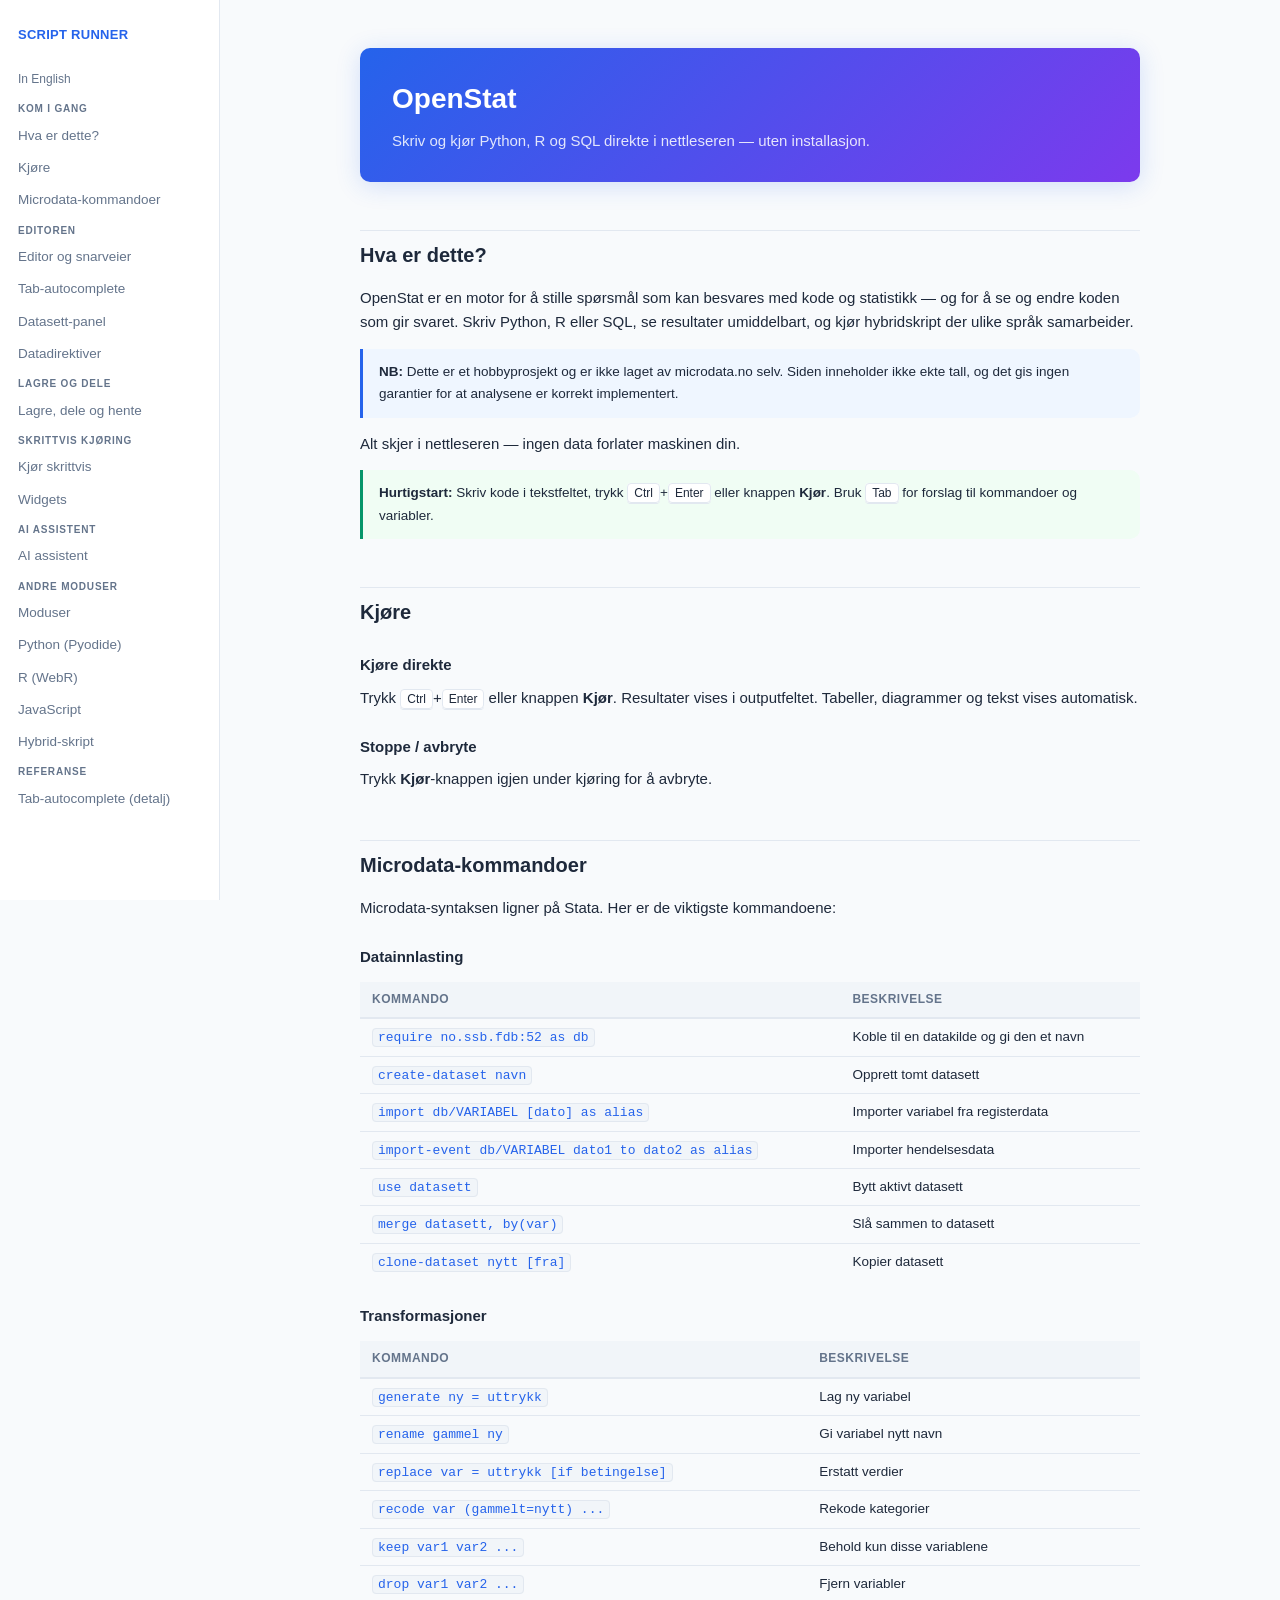
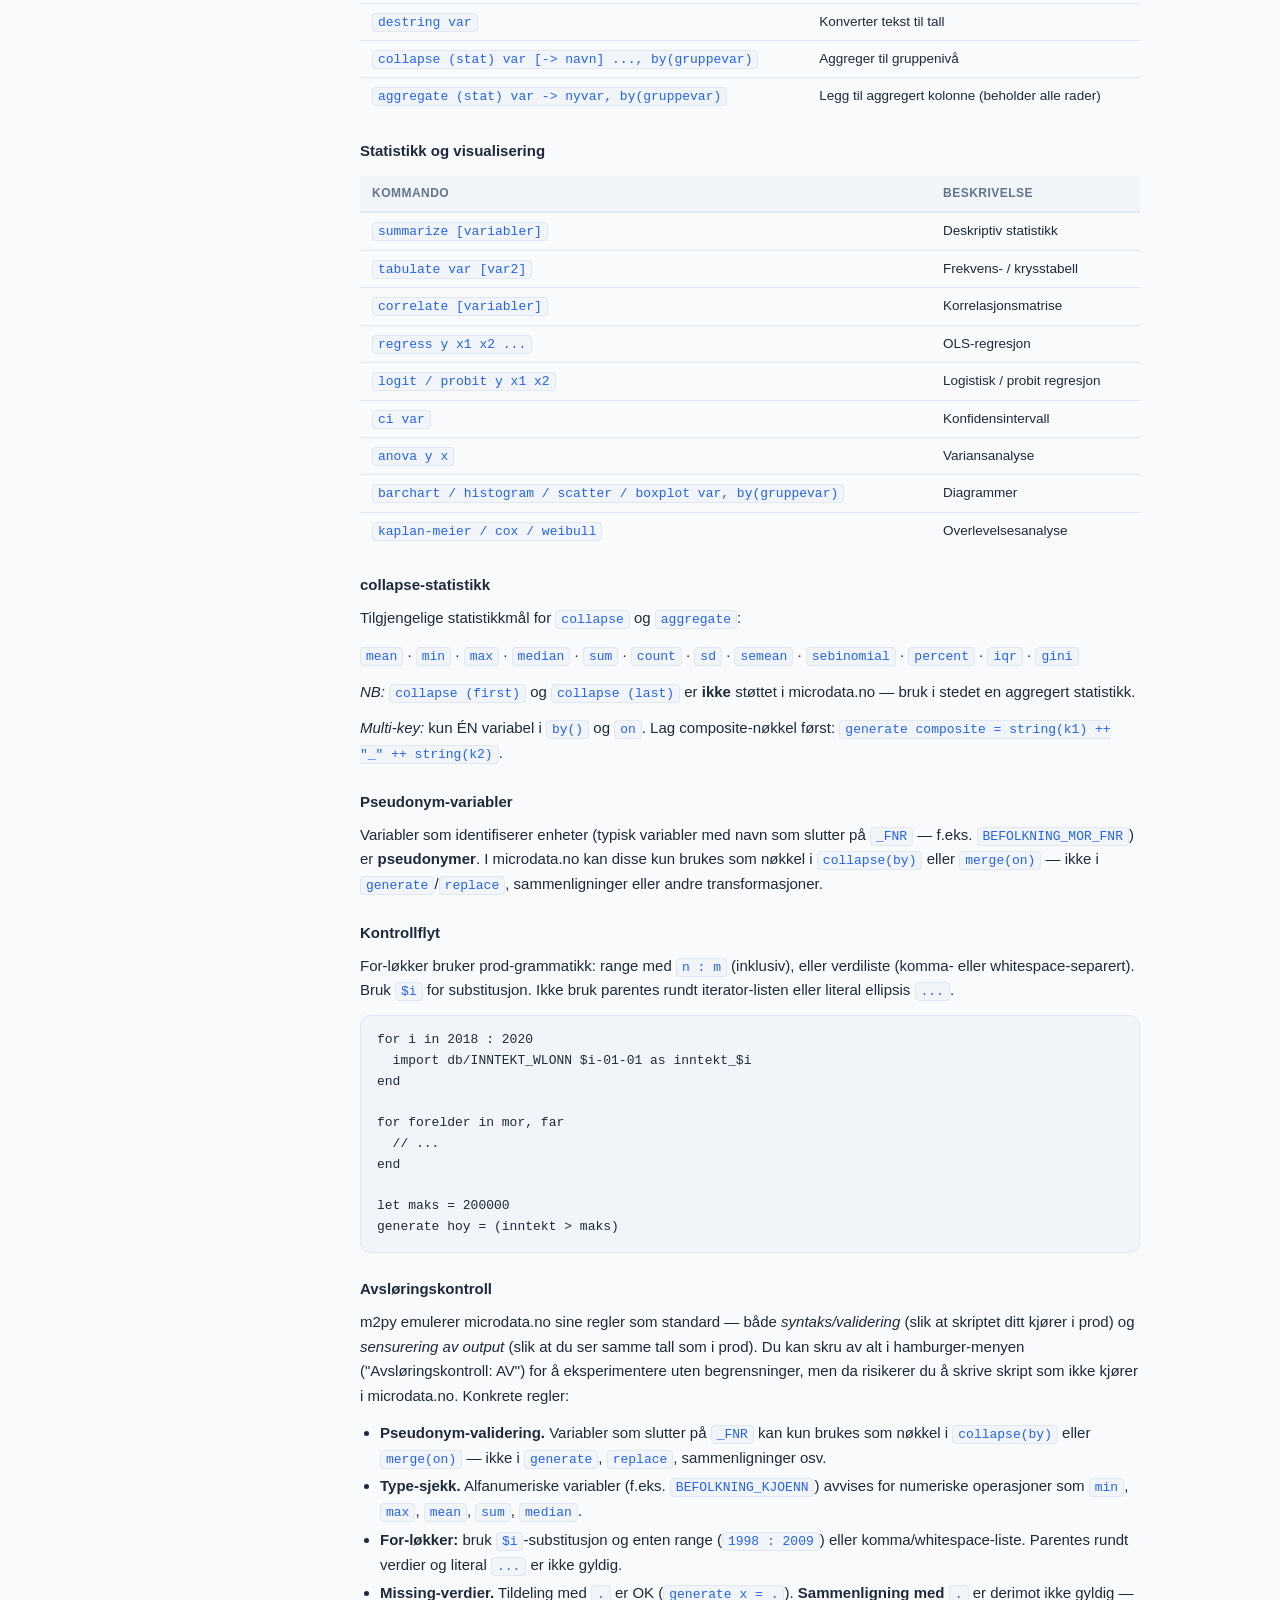
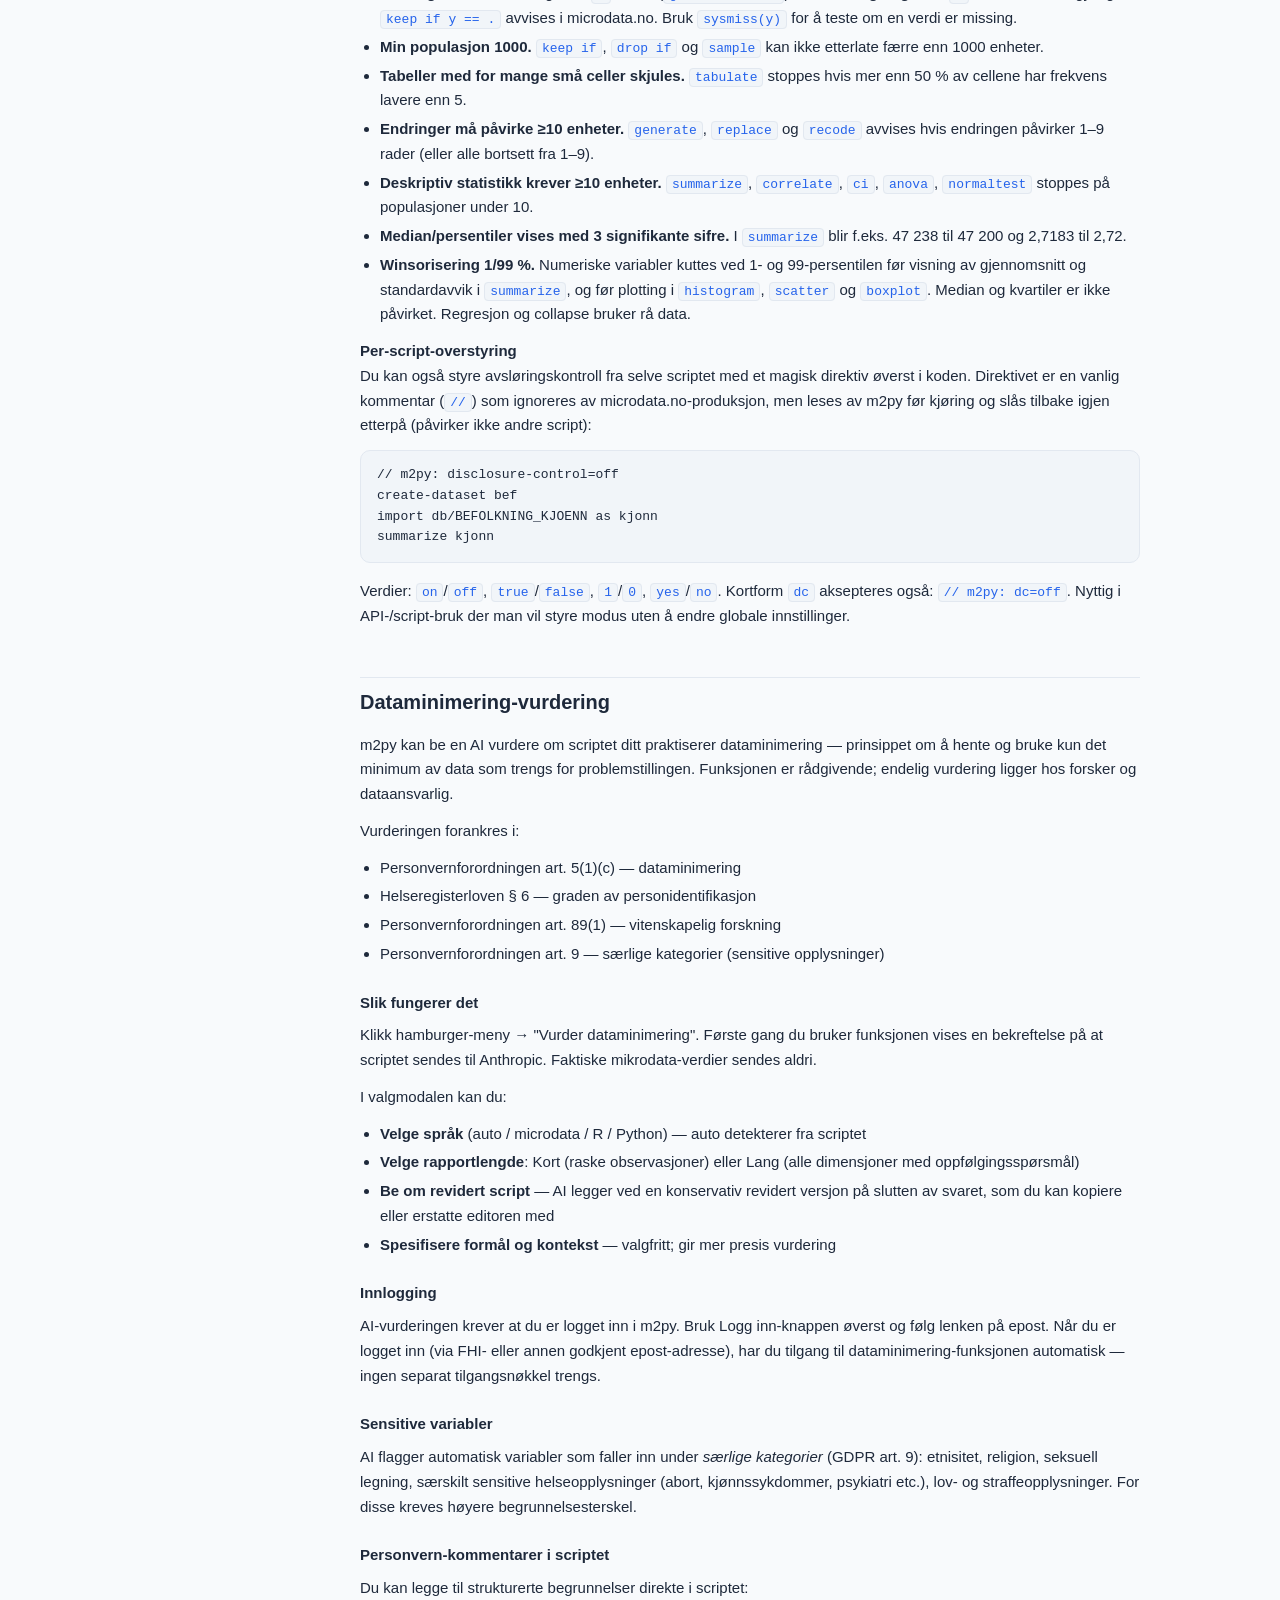
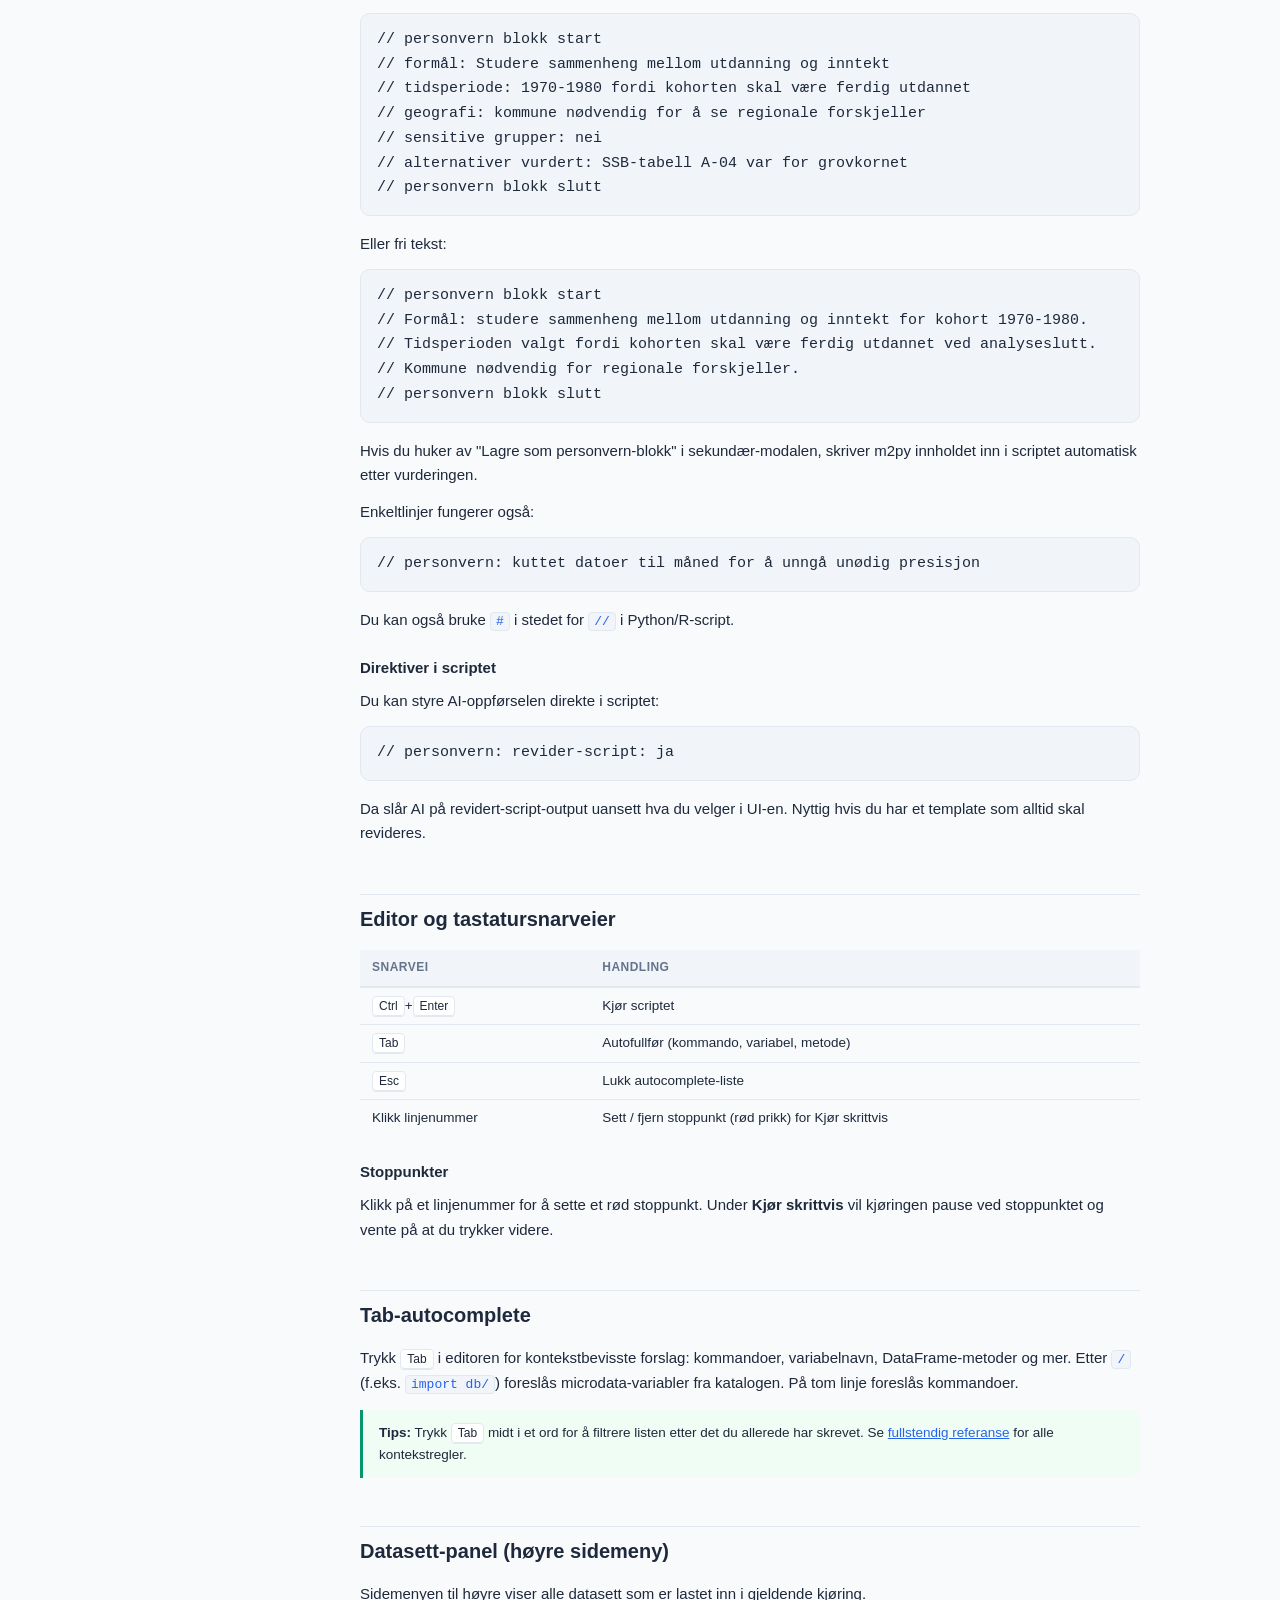
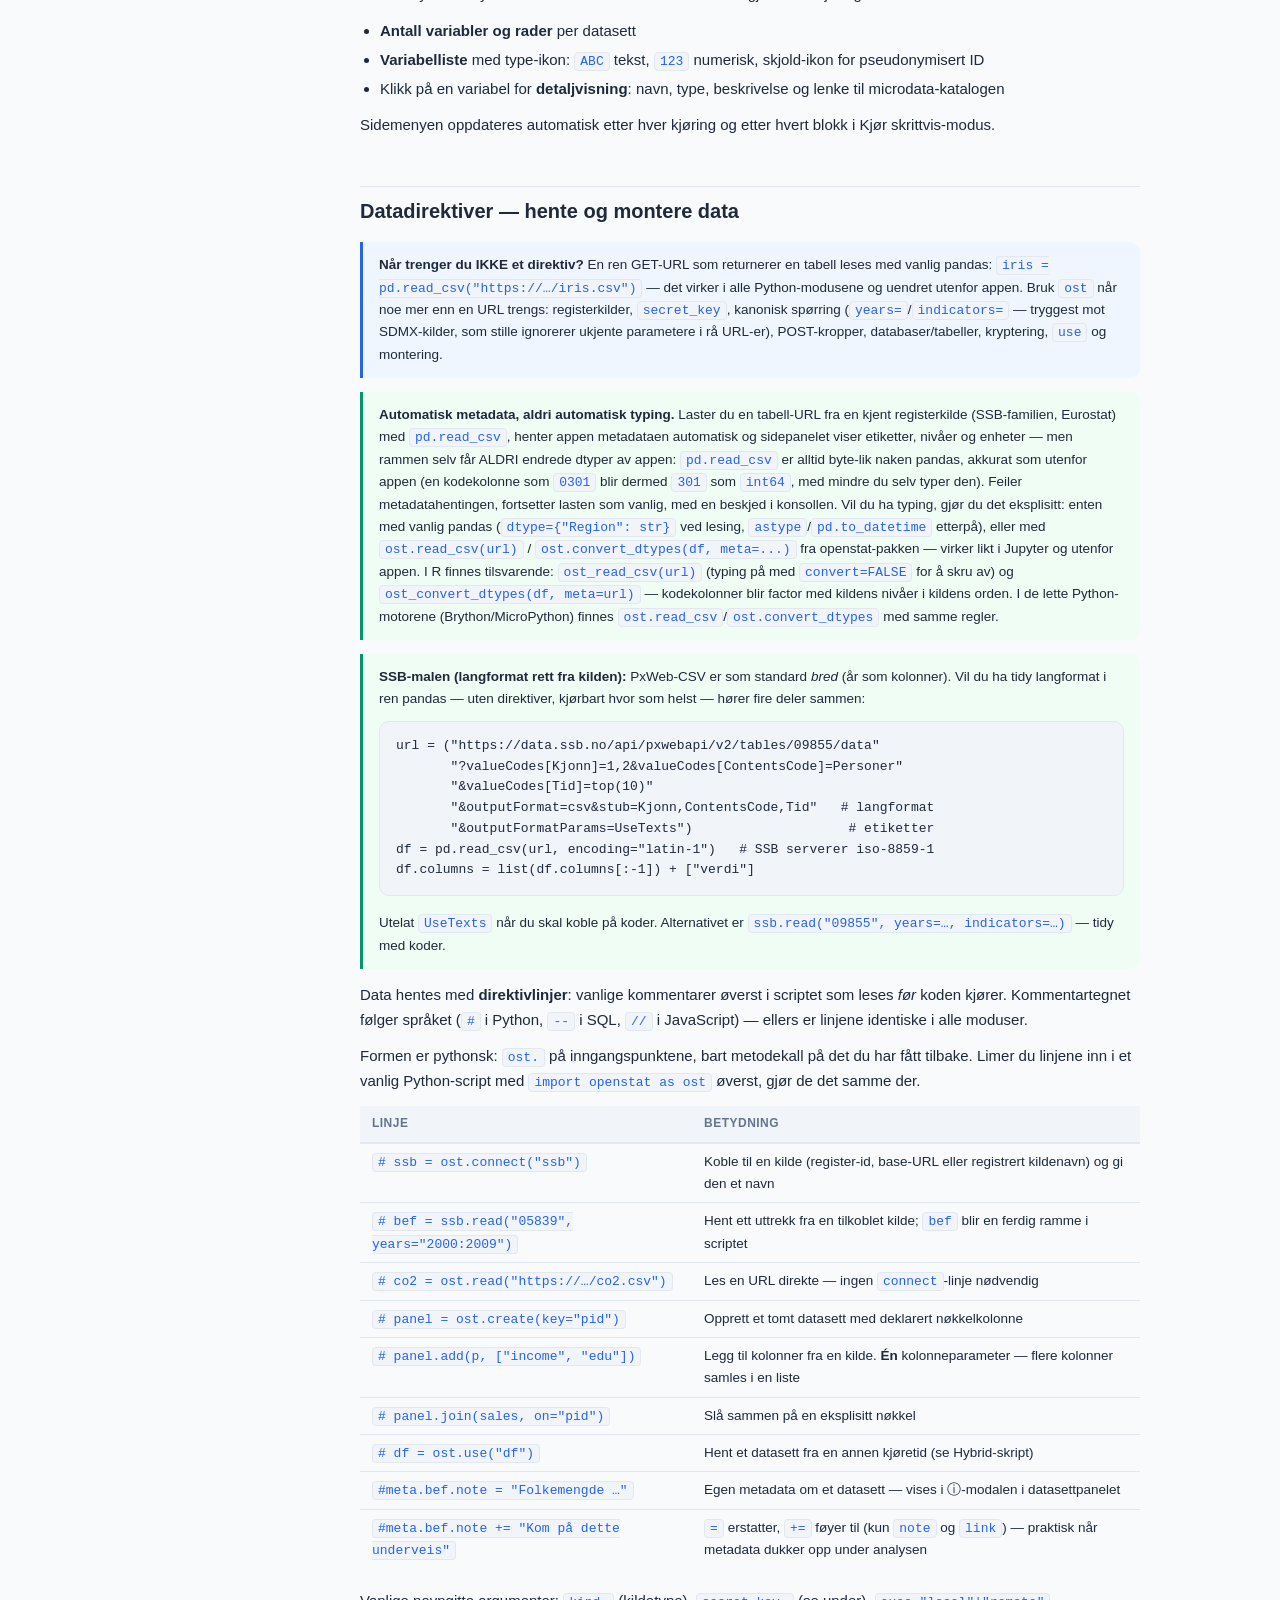
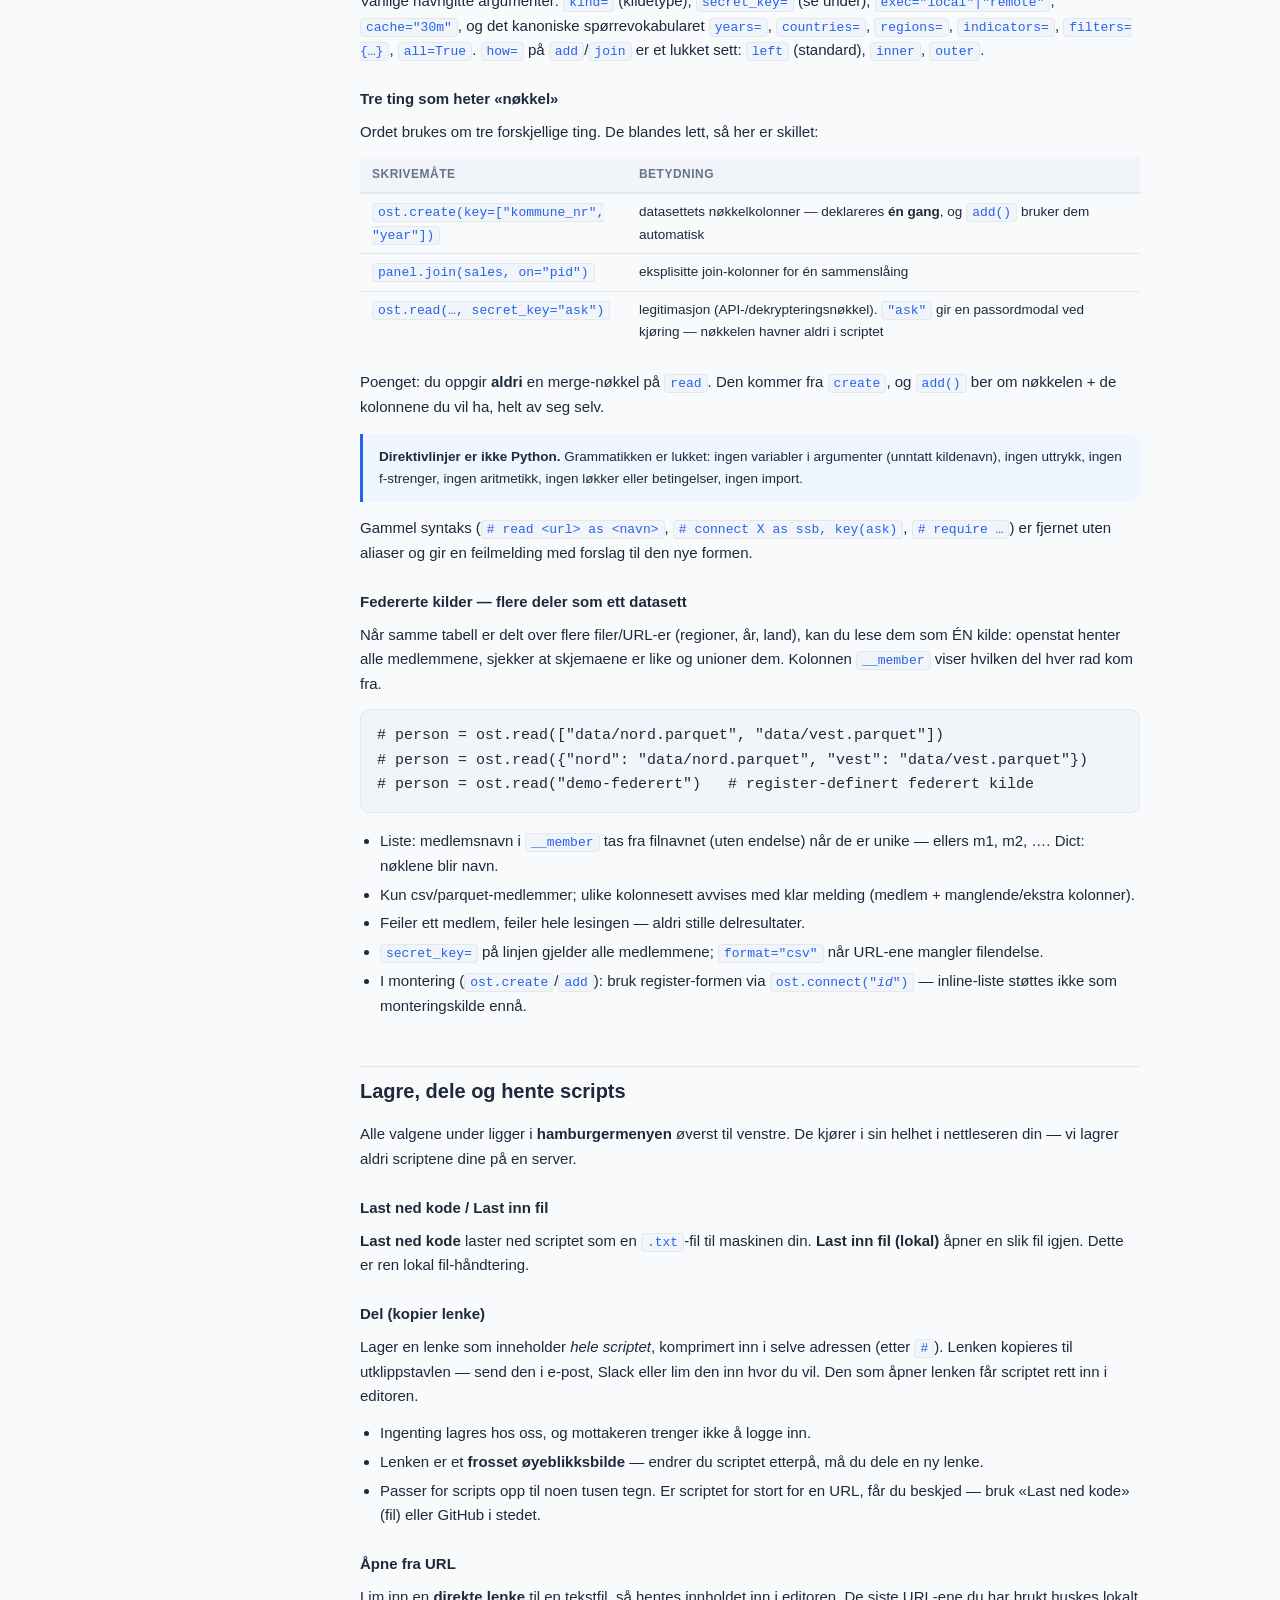
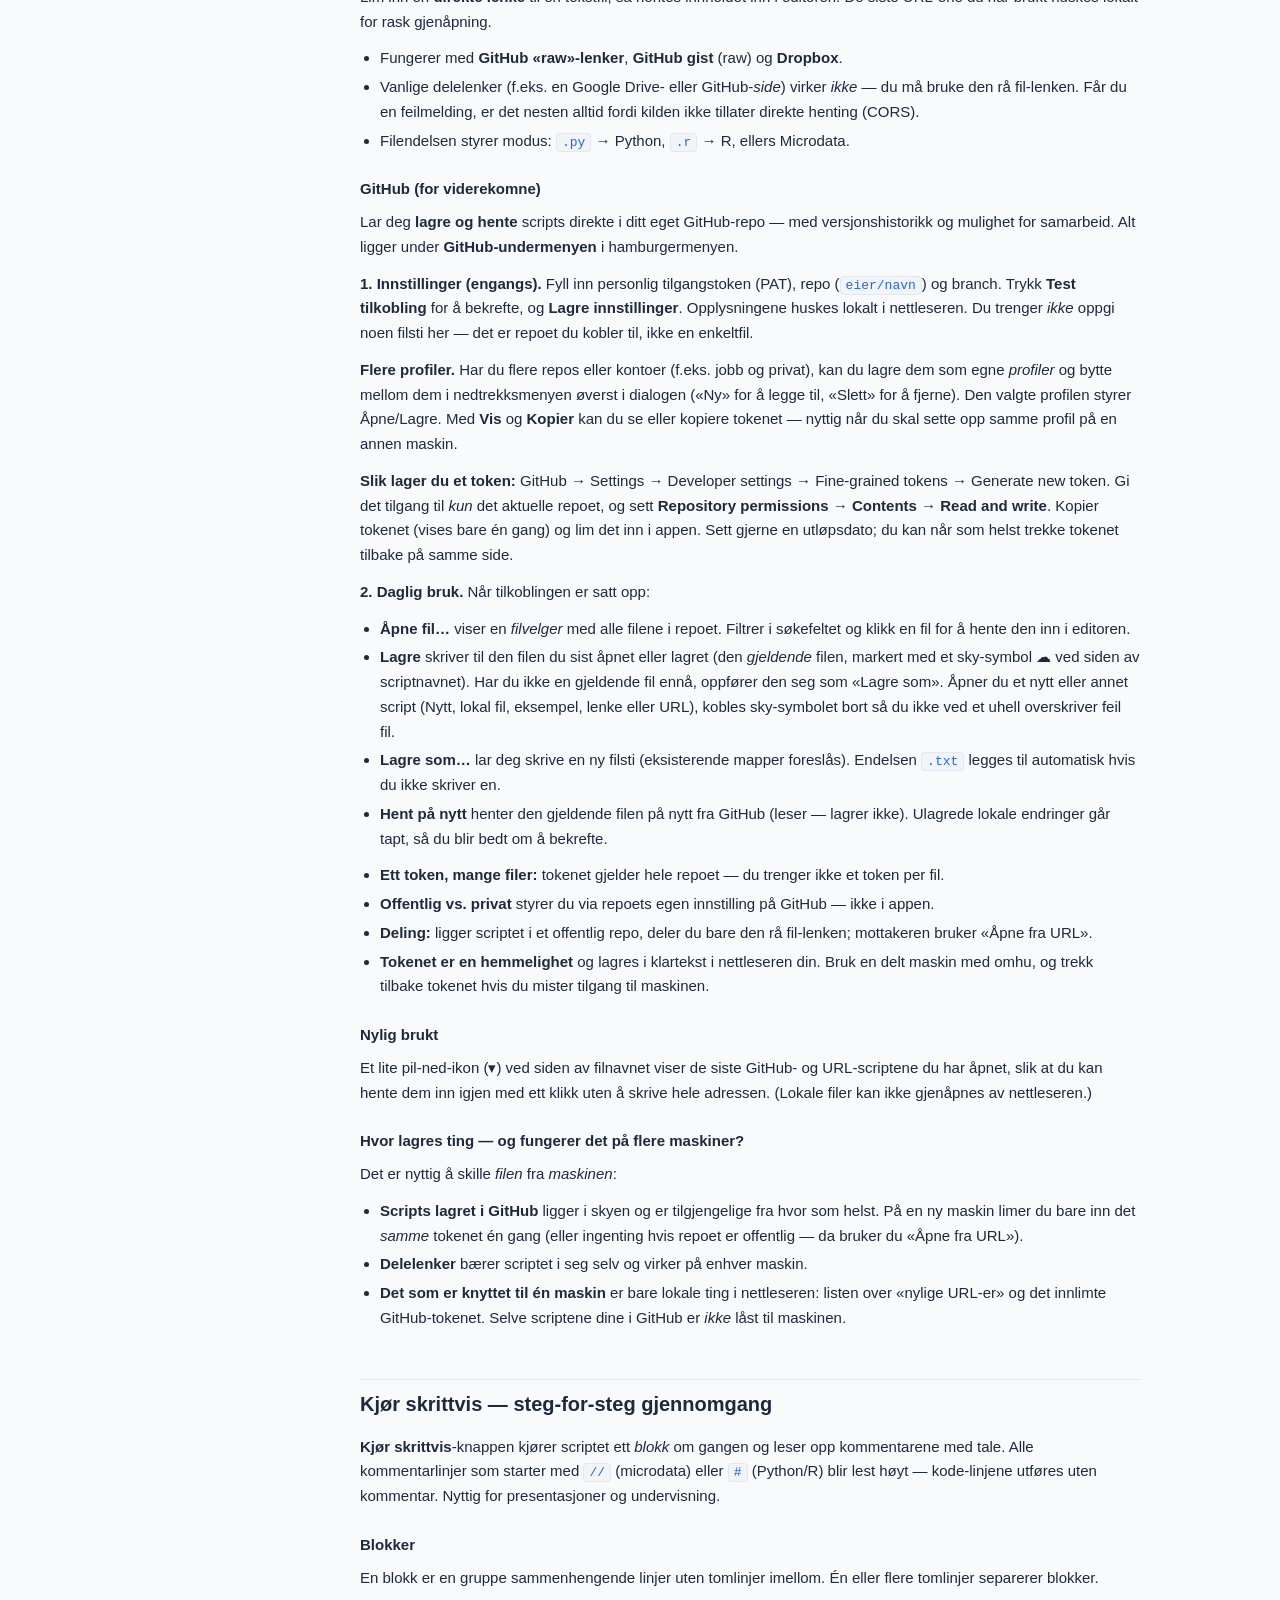
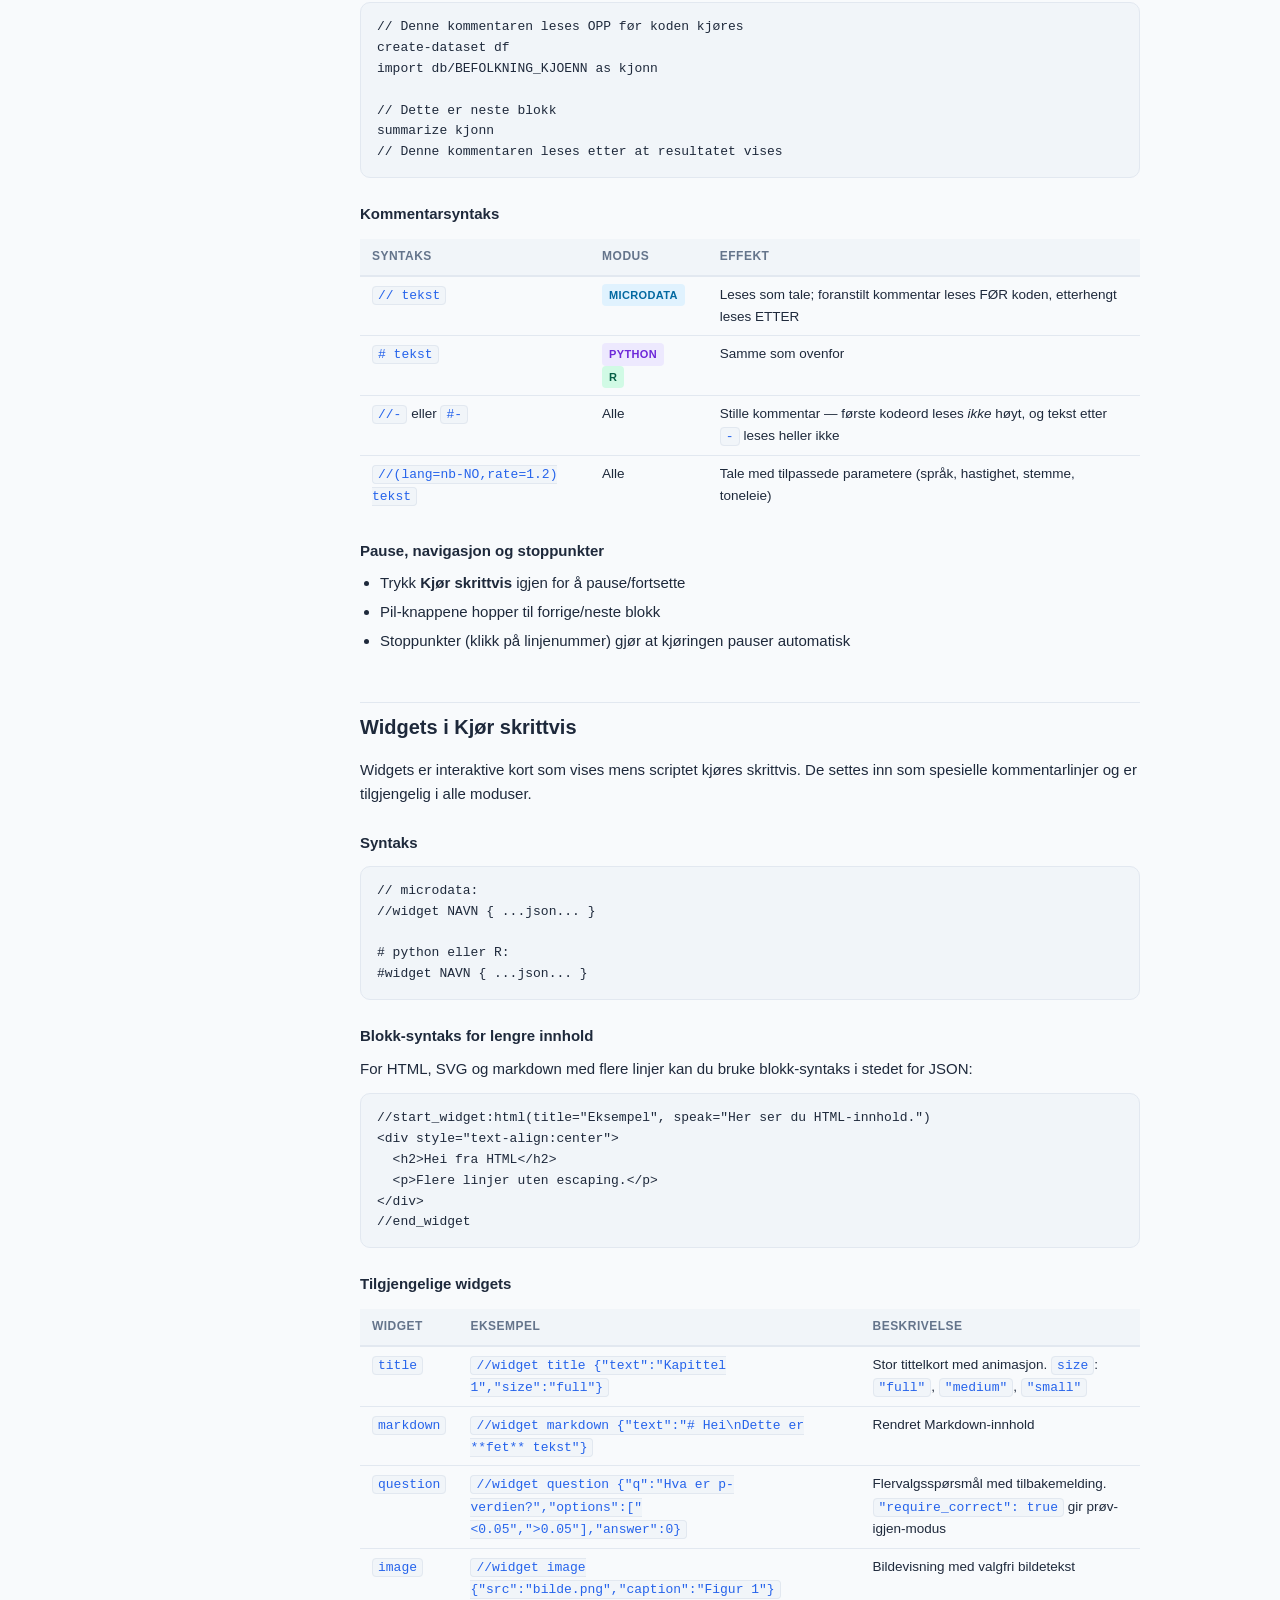
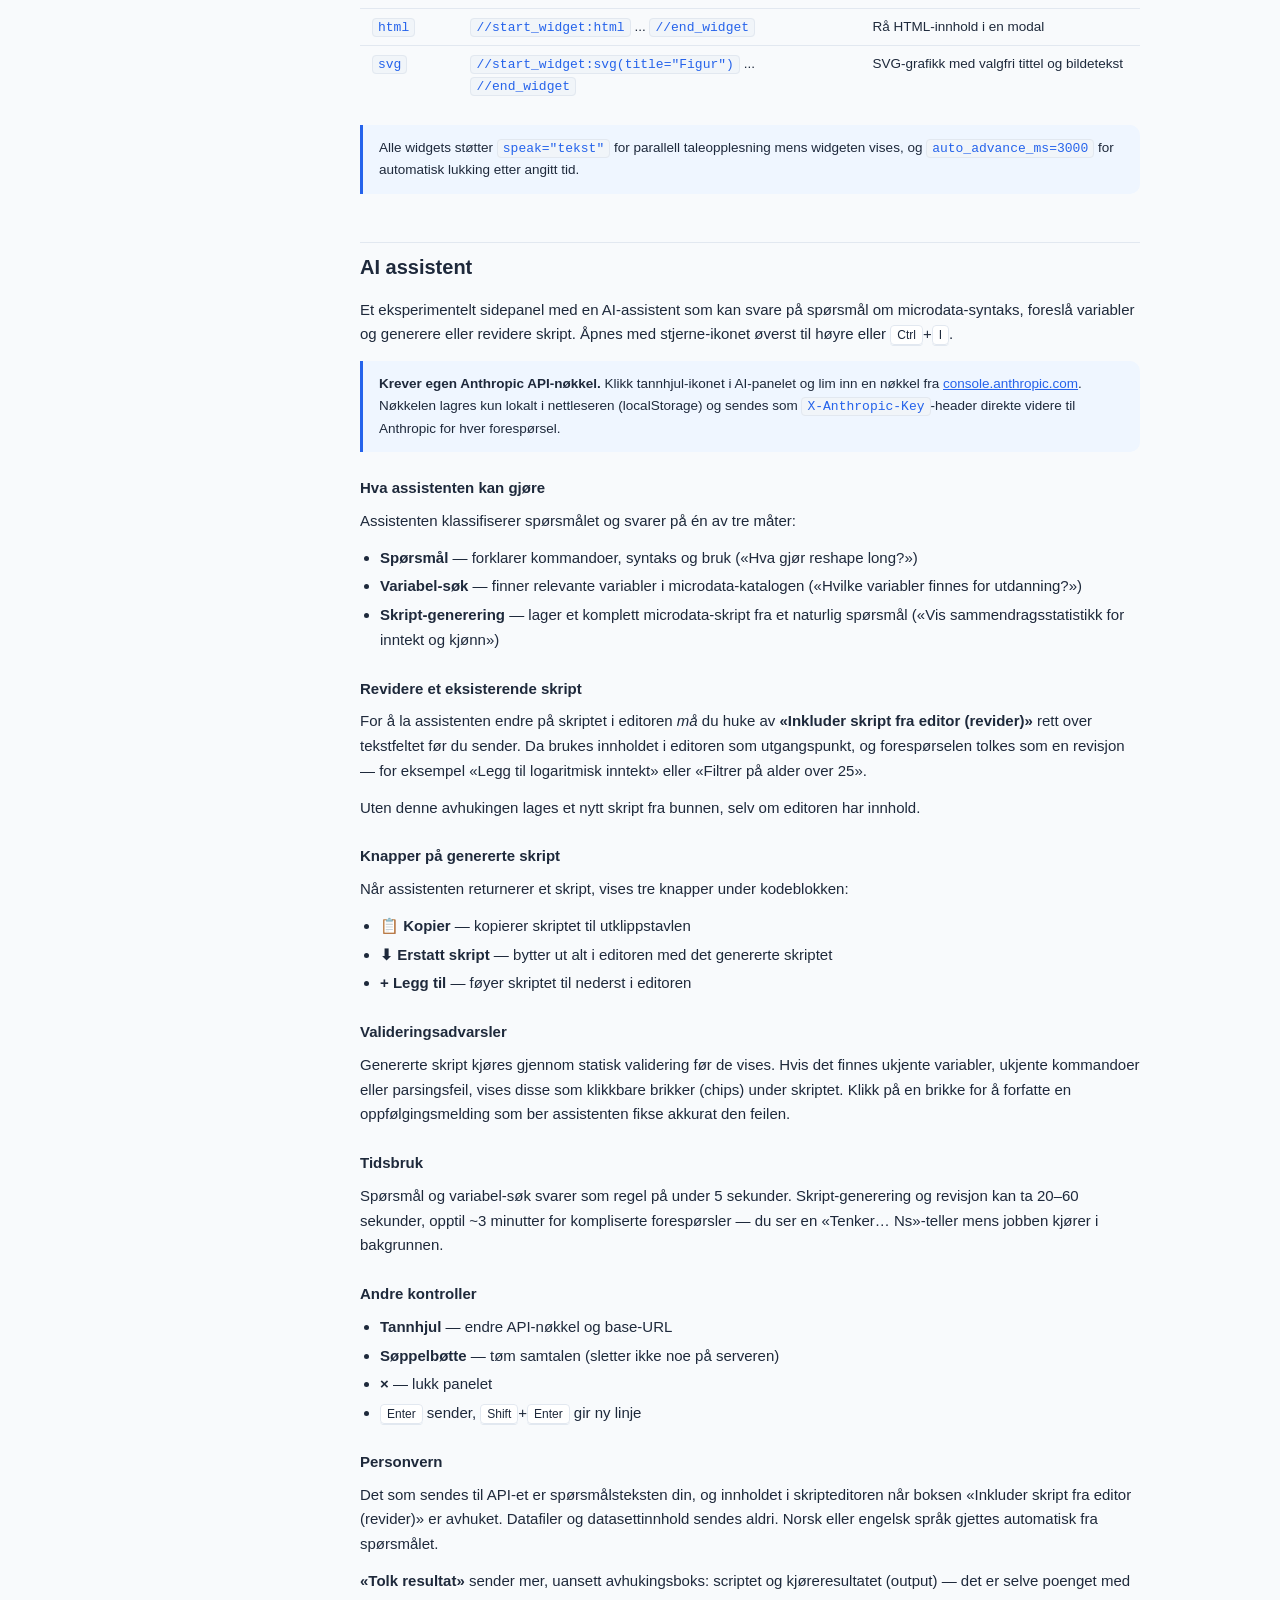
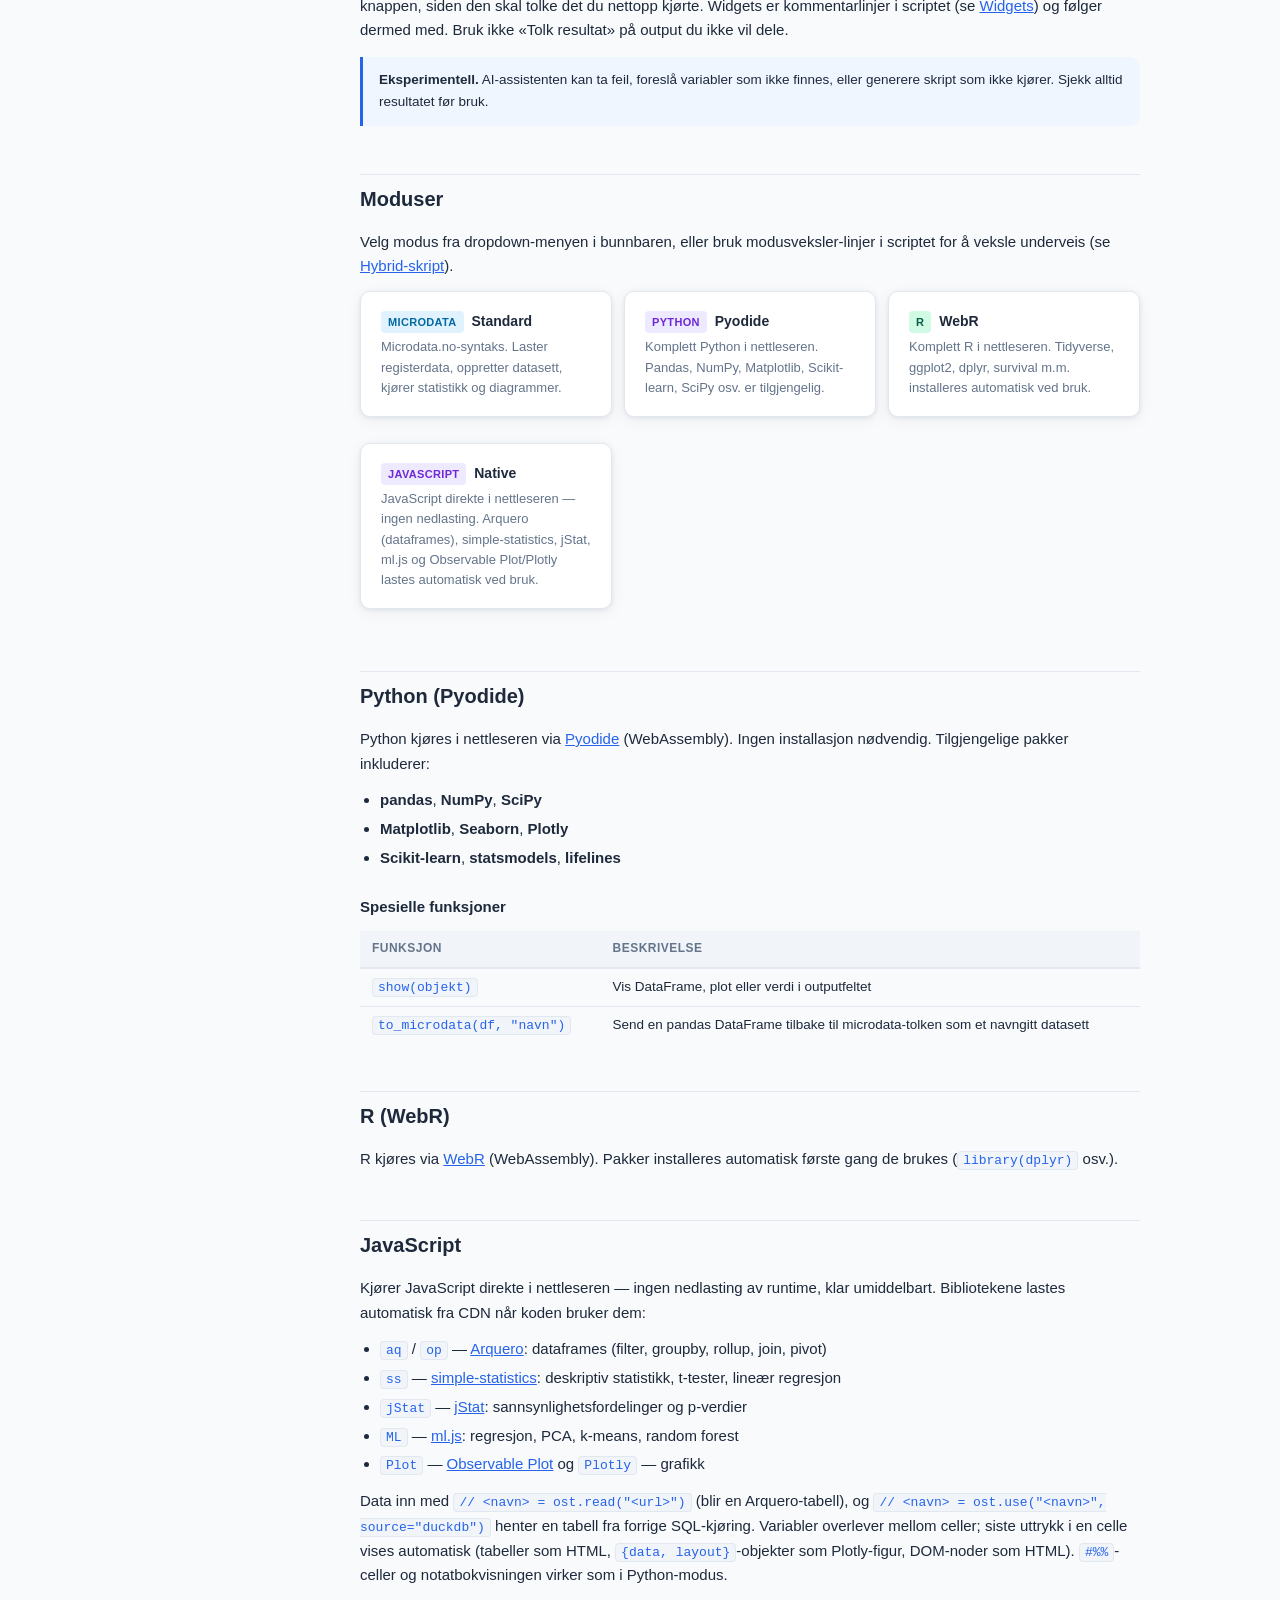
<file: hjelp.html>
<!DOCTYPE html>
<html lang="no">
<head>
<meta charset="UTF-8">
<meta name="viewport" content="width=device-width, initial-scale=1.0">
<title>OpenStat – Dokumentasjon</title>
<style>
  :root {
    --accent: #2563eb;
    --accent-light: #eff6ff;
    --accent-dark: #1d4ed8;
    --text: #1e293b;
    --text-muted: #64748b;
    --bg: #f8fafc;
    --bg-card: #ffffff;
    --bg-code: #f1f5f9;
    --border: #e2e8f0;
    --radius: 10px;
    --shadow: 0 1px 4px rgba(15,23,42,0.08), 0 4px 16px rgba(15,23,42,0.05);
    --tag-micro: #0ea5e9;
    --tag-py: #7c3aed;
    --tag-r: #059669;
  }
  @media (prefers-color-scheme: dark) {
    :root {
      --accent: #3b82f6;
      --accent-light: #1e3a5f;
      --text: #e2e8f0;
      --text-muted: #94a3b8;
      --bg: #0f172a;
      --bg-card: #1e293b;
      --bg-code: #0f172a;
      --border: #334155;
    }
  }
  * { box-sizing: border-box; margin: 0; padding: 0; }
  html { scroll-behavior: smooth; }
  body {
    font-family: -apple-system, BlinkMacSystemFont, 'Segoe UI', sans-serif;
    background: var(--bg);
    color: var(--text);
    font-size: 15px;
    line-height: 1.65;
  }

  /* ── Layout ── */
  .page { display: flex; min-height: 100vh; }
  nav {
    width: 220px; flex-shrink: 0; position: sticky; top: 0; height: 100vh;
    overflow-y: auto; border-right: 1px solid var(--border);
    background: var(--bg-card); padding: 24px 0 32px;
    scrollbar-width: thin; scrollbar-color: var(--border) transparent;
  }
  nav::-webkit-scrollbar { width: 4px; }
  nav::-webkit-scrollbar-track { background: transparent; }
  nav::-webkit-scrollbar-thumb { background: var(--border); border-radius: 4px; }
  .nav-logo {
    padding: 0 18px 20px; font-size: 13px; font-weight: 700;
    color: var(--accent); letter-spacing: 0.02em; text-transform: uppercase;
  }
  .nav-section { padding: 6px 18px 2px; font-size: 10px; font-weight: 700;
    text-transform: uppercase; letter-spacing: 0.08em; color: var(--text-muted); }
  nav a {
    display: block; padding: 5px 18px; font-size: 13.5px; color: var(--text-muted);
    text-decoration: none; border-radius: 0; transition: color .15s, background .15s;
  }
  nav a:hover, nav a.active { color: var(--accent); background: var(--accent-light); }
  main { flex: 1; min-width: 0; max-width: 860px; padding: 48px 40px 80px; margin: 0 auto; }

  @media (max-width: 700px) {
    nav { display: none; }
    main { padding: 28px 18px 60px; }
  }

  /* ── Typography ── */
  h1 { font-size: 28px; font-weight: 700; margin-bottom: 8px; color: var(--text); }
  h2 { font-size: 20px; font-weight: 700; margin: 48px 0 14px; padding-top: 8px;
       border-top: 1px solid var(--border); color: var(--text); }
  h3 { font-size: 15px; font-weight: 700; margin: 24px 0 8px; color: var(--text); }
  p { margin-bottom: 12px; }
  ul, ol { padding-left: 20px; margin-bottom: 12px; }
  li { margin-bottom: 4px; }
  a { color: var(--accent); }
  a:hover { color: var(--accent-dark); }
  .lead { font-size: 16px; color: var(--text-muted); margin-bottom: 32px; line-height: 1.7; }

  /* ── Code ── */
  code {
    font-family: 'Cascadia Code', 'Fira Code', 'JetBrains Mono', monospace;
    font-size: 13px; background: var(--bg-code); border: 1px solid var(--border);
    border-radius: 4px; padding: 1px 5px; color: var(--accent);
  }
  pre {
    background: var(--bg-code); border: 1px solid var(--border); border-radius: var(--radius);
    padding: 14px 16px; overflow-x: auto; margin: 10px 0 16px;
    scrollbar-width: thin; scrollbar-color: var(--border) transparent;
  }
  pre::-webkit-scrollbar { height: 5px; }
  pre::-webkit-scrollbar-track { background: transparent; }
  pre::-webkit-scrollbar-thumb { background: var(--border); border-radius: 4px; }
  pre code {
    background: none; border: none; padding: 0; font-size: 13px;
    color: var(--text); line-height: 1.6; display: block;
  }

  /* ── Cards ── */
  .card {
    background: var(--bg-card); border: 1px solid var(--border);
    border-radius: var(--radius); padding: 18px 20px; margin-bottom: 14px;
    box-shadow: var(--shadow);
  }
  .card-grid { display: grid; grid-template-columns: repeat(auto-fill, minmax(240px, 1fr)); gap: 12px; margin-bottom: 20px; }
  .card-title { font-weight: 700; font-size: 14px; margin-bottom: 4px; }
  .card-body { font-size: 13px; color: var(--text-muted); line-height: 1.55; }

  /* ── Mode badges ── */
  .badge {
    display: inline-block; font-size: 11px; font-weight: 700; border-radius: 4px;
    padding: 2px 7px; letter-spacing: 0.03em; vertical-align: middle; margin-right: 4px;
    text-transform: uppercase;
  }
  .badge-micro { background: #e0f2fe; color: #0369a1; }
  .badge-py    { background: #ede9fe; color: #6d28d9; }
  .badge-r     { background: #d1fae5; color: #065f46; }
  @media (prefers-color-scheme: dark) {
    .badge-micro { background: #0c3347; color: #7dd3fc; }
    .badge-py    { background: #2d1b69; color: #c4b5fd; }
    .badge-r     { background: #064e3b; color: #6ee7b7; }
  }

  /* ── Table ── */
  .doc-table { width: 100%; border-collapse: collapse; margin: 12px 0 20px; font-size: 13.5px; }
  .doc-table th { text-align: left; padding: 8px 12px; background: var(--bg-code);
    border-bottom: 2px solid var(--border); font-weight: 600; color: var(--text-muted);
    font-size: 12px; text-transform: uppercase; letter-spacing: 0.04em; }
  .doc-table td { padding: 7px 12px; border-bottom: 1px solid var(--border); vertical-align: top; }
  .doc-table tr:last-child td { border-bottom: none; }
  .doc-table tr:hover td { background: var(--bg-code); }

  /* ── Callout ── */
  .callout {
    border-left: 3px solid var(--accent); background: var(--accent-light);
    padding: 12px 16px; border-radius: 0 var(--radius) var(--radius) 0;
    margin: 14px 0; font-size: 13.5px; color: var(--text);
  }
  .callout.tip { border-color: #059669; background: #f0fdf4; }
  @media (prefers-color-scheme: dark) {
    .callout.tip { background: #052e16; }
  }

  /* ── Header strip ── */
  .doc-header {
    background: linear-gradient(135deg, var(--accent) 0%, #7c3aed 100%);
    color: #fff; border-radius: var(--radius); padding: 28px 32px; margin-bottom: 36px;
    box-shadow: 0 4px 24px rgba(37,99,235,0.18);
  }
  .doc-header h1 { color: #fff; margin-bottom: 6px; }
  .doc-header .lead { color: rgba(255,255,255,0.85); margin-bottom: 0; font-size: 15px; }

  /* ── kbd ── */
  kbd {
    font-family: inherit; font-size: 12px; background: var(--bg-card);
    border: 1px solid var(--border); border-radius: 4px;
    box-shadow: 0 1px 0 var(--border); padding: 2px 6px;
    color: var(--text);
  }

  /* ── Section anchor offset ── */
  section { scroll-margin-top: 20px; }
</style>
</head>
<body>
<div class="page">

<nav>
  <div class="nav-logo">Script Runner</div>
  <a href="hjelp.en.html" style="font-size:12px;color:var(--text-muted)">In English</a>
  <div class="nav-section">Kom i gang</div>
  <a href="#intro">Hva er dette?</a>
  <a href="#running">Kjøre</a>
  <a href="#microdata">Microdata-kommandoer</a>
  <div class="nav-section">Editoren</div>
  <a href="#editor">Editor og snarveier</a>
  <a href="#tab-intro">Tab-autocomplete</a>
  <a href="#sidebar">Datasett-panel</a>
  <a href="#direktiver">Datadirektiver</a>
  <div class="nav-section">Lagre og dele</div>
  <a href="#lagre-dele">Lagre, dele og hente</a>
  <div class="nav-section">Skrittvis kjøring</div>
  <a href="#forklar">Kjør skrittvis</a>
  <a href="#widgets">Widgets</a>
  <div class="nav-section">AI assistent</div>
  <a href="#ai">AI assistent</a>
  <div class="nav-section">Andre moduser</div>
  <a href="#modes">Moduser</a>
  <a href="#python">Python (Pyodide)</a>
  <a href="#r">R (WebR)</a>
  <a href="#javascript">JavaScript</a>
  <a href="#hybrid">Hybrid-skript</a>
  <div class="nav-section">Referanse</div>
  <a href="#tab-full">Tab-autocomplete (detalj)</a>
</nav>

<main>

  <div class="doc-header">
    <h1>OpenStat</h1>
    <p class="lead">Skriv og kjør Python, R og SQL direkte i nettleseren — uten installasjon.</p>
  </div>

  <!-- ── INTRO ── -->
  <section id="intro">
    <h2>Hva er dette?</h2>
    <p>OpenStat er en motor for å stille spørsmål som kan besvares med kode og statistikk — og for å se og endre koden som gir svaret. Skriv Python, R eller SQL, se resultater umiddelbart, og kjør hybridskript der ulike språk samarbeider.</p>

    <div class="callout">
      <strong>NB:</strong> Dette er et hobbyprosjekt og er ikke laget av microdata.no selv. Siden inneholder ikke ekte tall, og det gis ingen garantier for at analysene er korrekt implementert.
    </div>

    <p>Alt skjer i nettleseren — ingen data forlater maskinen din.</p>

    <div class="callout tip">
      <strong>Hurtigstart:</strong> Skriv kode i tekstfeltet, trykk <kbd>Ctrl</kbd>+<kbd>Enter</kbd> eller knappen <strong>Kjør</strong>. Bruk <kbd>Tab</kbd> for forslag til kommandoer og variabler.
    </div>
  </section>

  <!-- ── RUNNING ── -->
  <section id="running">
    <h2>Kjøre</h2>

    <h3>Kjøre direkte</h3>
    <p>Trykk <kbd>Ctrl</kbd>+<kbd>Enter</kbd> eller knappen <strong>Kjør</strong>. Resultater vises i outputfeltet. Tabeller, diagrammer og tekst vises automatisk.</p>


    <h3>Stoppe / avbryte</h3>
    <p>Trykk <strong>Kjør</strong>-knappen igjen under kjøring for å avbryte.</p>
  </section>

  <!-- ── MICRODATA ── -->
  <section id="microdata">
    <h2>Microdata-kommandoer</h2>
    <p>Microdata-syntaksen ligner på Stata. Her er de viktigste kommandoene:</p>

    <h3>Datainnlasting</h3>
    <table class="doc-table">
      <thead><tr><th>Kommando</th><th>Beskrivelse</th></tr></thead>
      <tbody>
        <tr><td><code>require no.ssb.fdb:52 as db</code></td><td>Koble til en datakilde og gi den et navn</td></tr>
        <tr><td><code>create-dataset navn</code></td><td>Opprett tomt datasett</td></tr>
        <tr><td><code>import db/VARIABEL [dato] as alias</code></td><td>Importer variabel fra registerdata</td></tr>
        <tr><td><code>import-event db/VARIABEL dato1 to dato2 as alias</code></td><td>Importer hendelsesdata</td></tr>
        <tr><td><code>use datasett</code></td><td>Bytt aktivt datasett</td></tr>
        <tr><td><code>merge datasett, by(var)</code></td><td>Slå sammen to datasett</td></tr>
        <tr><td><code>clone-dataset nytt [fra]</code></td><td>Kopier datasett</td></tr>
      </tbody>
    </table>

    <h3>Transformasjoner</h3>
    <table class="doc-table">
      <thead><tr><th>Kommando</th><th>Beskrivelse</th></tr></thead>
      <tbody>
        <tr><td><code>generate ny = uttrykk</code></td><td>Lag ny variabel</td></tr>
        <tr><td><code>rename gammel ny</code></td><td>Gi variabel nytt navn</td></tr>
        <tr><td><code>replace var = uttrykk [if betingelse]</code></td><td>Erstatt verdier</td></tr>
        <tr><td><code>recode var (gammelt=nytt) ...</code></td><td>Rekode kategorier</td></tr>
        <tr><td><code>keep var1 var2 ...</code></td><td>Behold kun disse variablene</td></tr>
        <tr><td><code>drop var1 var2 ...</code></td><td>Fjern variabler</td></tr>
        <tr><td><code>destring var</code></td><td>Konverter tekst til tall</td></tr>
        <tr><td><code>collapse (stat) var [-> navn] ..., by(gruppevar)</code></td><td>Aggreger til gruppenivå</td></tr>
        <tr><td><code>aggregate (stat) var -> nyvar, by(gruppevar)</code></td><td>Legg til aggregert kolonne (beholder alle rader)</td></tr>
      </tbody>
    </table>

    <h3>Statistikk og visualisering</h3>
    <table class="doc-table">
      <thead><tr><th>Kommando</th><th>Beskrivelse</th></tr></thead>
      <tbody>
        <tr><td><code>summarize [variabler]</code></td><td>Deskriptiv statistikk</td></tr>
        <tr><td><code>tabulate var [var2]</code></td><td>Frekvens- / krysstabell</td></tr>
        <tr><td><code>correlate [variabler]</code></td><td>Korrelasjonsmatrise</td></tr>
        <tr><td><code>regress y x1 x2 ...</code></td><td>OLS-regresjon</td></tr>
        <tr><td><code>logit / probit y x1 x2</code></td><td>Logistisk / probit regresjon</td></tr>
        <tr><td><code>ci var</code></td><td>Konfidensintervall</td></tr>
        <tr><td><code>anova y x</code></td><td>Variansanalyse</td></tr>
        <tr><td><code>barchart / histogram / scatter / boxplot var, by(gruppevar)</code></td><td>Diagrammer</td></tr>
        <tr><td><code>kaplan-meier / cox / weibull</code></td><td>Overlevelsesanalyse</td></tr>
      </tbody>
    </table>

    <h3>collapse-statistikk</h3>
    <p>Tilgjengelige statistikkmål for <code>collapse</code> og <code>aggregate</code>:</p>
    <p><code>mean</code> · <code>min</code> · <code>max</code> · <code>median</code> · <code>sum</code> · <code>count</code> · <code>sd</code> · <code>semean</code> · <code>sebinomial</code> · <code>percent</code> · <code>iqr</code> · <code>gini</code></p>
    <p><em>NB:</em> <code>collapse (first)</code> og <code>collapse (last)</code> er <strong>ikke</strong> støttet i microdata.no — bruk i stedet en aggregert statistikk.</p>
    <p><em>Multi-key:</em> kun ÉN variabel i <code>by()</code> og <code>on</code>. Lag composite-nøkkel først:
       <code>generate composite = string(k1) ++ "_" ++ string(k2)</code>.</p>

    <h3>Pseudonym-variabler</h3>
    <p>Variabler som identifiserer enheter (typisk variabler med navn som slutter på <code>_FNR</code> — f.eks. <code>BEFOLKNING_MOR_FNR</code>) er <strong>pseudonymer</strong>. I microdata.no kan disse kun brukes som nøkkel i <code>collapse(by)</code> eller <code>merge(on)</code> — ikke i <code>generate</code>/<code>replace</code>, sammenligninger eller andre transformasjoner.</p>

    <h3>Kontrollflyt</h3>
    <p>For-løkker bruker prod-grammatikk: range med <code>n : m</code> (inklusiv), eller verdiliste (komma- eller whitespace-separert). Bruk <code>$i</code> for substitusjon. Ikke bruk parentes rundt iterator-listen eller literal ellipsis <code>...</code>.</p>
    <pre><code>for i in 2018 : 2020
  import db/INNTEKT_WLONN $i-01-01 as inntekt_$i
end

for forelder in mor, far
  // ...
end

let maks = 200000
generate hoy = (inntekt &gt; maks)</code></pre>

    <h3>Avsløringskontroll</h3>
    <p>m2py emulerer microdata.no sine regler som standard — både <em>syntaks/validering</em> (slik at skriptet ditt kjører i prod) og <em>sensurering av output</em> (slik at du ser samme tall som i prod). Du kan skru av alt i hamburger-menyen ("Avsløringskontroll: AV") for å eksperimentere uten begrensninger, men da risikerer du å skrive skript som ikke kjører i microdata.no. Konkrete regler:</p>
    <ul>
      <li><strong>Pseudonym-validering.</strong> Variabler som slutter på <code>_FNR</code> kan kun brukes som nøkkel i <code>collapse(by)</code> eller <code>merge(on)</code> — ikke i <code>generate</code>, <code>replace</code>, sammenligninger osv.</li>
      <li><strong>Type-sjekk.</strong> Alfanumeriske variabler (f.eks. <code>BEFOLKNING_KJOENN</code>) avvises for numeriske operasjoner som <code>min</code>, <code>max</code>, <code>mean</code>, <code>sum</code>, <code>median</code>.</li>
      <li><strong>For-løkker:</strong> bruk <code>$i</code>-substitusjon og enten range (<code>1998 : 2009</code>) eller komma/whitespace-liste. Parentes rundt verdier og literal <code>...</code> er ikke gyldig.</li>
      <li><strong>Missing-verdier.</strong> Tildeling med <code>.</code> er OK (<code>generate x = .</code>). <strong>Sammenligning med</strong> <code>.</code> er derimot ikke gyldig — <code>keep if y == .</code> avvises i microdata.no. Bruk <code>sysmiss(y)</code> for å teste om en verdi er missing.</li>
      <li><strong>Min populasjon 1000.</strong> <code>keep if</code>, <code>drop if</code> og <code>sample</code> kan ikke etterlate færre enn 1000 enheter.</li>
      <li><strong>Tabeller med for mange små celler skjules.</strong> <code>tabulate</code> stoppes hvis mer enn 50 % av cellene har frekvens lavere enn 5.</li>
      <li><strong>Endringer må påvirke ≥10 enheter.</strong> <code>generate</code>, <code>replace</code> og <code>recode</code> avvises hvis endringen påvirker 1–9 rader (eller alle bortsett fra 1–9).</li>
      <li><strong>Deskriptiv statistikk krever ≥10 enheter.</strong> <code>summarize</code>, <code>correlate</code>, <code>ci</code>, <code>anova</code>, <code>normaltest</code> stoppes på populasjoner under 10.</li>
      <li><strong>Median/persentiler vises med 3 signifikante sifre.</strong> I <code>summarize</code> blir f.eks. 47 238 til 47 200 og 2,7183 til 2,72.</li>
      <li><strong>Winsorisering 1/99 %.</strong> Numeriske variabler kuttes ved 1- og 99-persentilen før visning av gjennomsnitt og standardavvik i <code>summarize</code>, og før plotting i <code>histogram</code>, <code>scatter</code> og <code>boxplot</code>. Median og kvartiler er ikke påvirket. Regresjon og collapse bruker rå data.</li>
    </ul>

    <h4>Per-script-overstyring</h4>
    <p>Du kan også styre avsløringskontroll fra selve scriptet med et magisk direktiv øverst i koden. Direktivet er en vanlig kommentar (<code>//</code>) som ignoreres av microdata.no-produksjon, men leses av m2py før kjøring og slås tilbake igjen etterpå (påvirker ikke andre script):</p>
    <pre><code>// m2py: disclosure-control=off
create-dataset bef
import db/BEFOLKNING_KJOENN as kjonn
summarize kjonn</code></pre>
    <p>Verdier: <code>on</code>/<code>off</code>, <code>true</code>/<code>false</code>, <code>1</code>/<code>0</code>, <code>yes</code>/<code>no</code>. Kortform <code>dc</code> aksepteres også: <code>// m2py: dc=off</code>. Nyttig i API-/script-bruk der man vil styre modus uten å endre globale innstillinger.</p>

    <h2 id="hjelp-dataminimering">Dataminimering-vurdering</h2>
    <p>
      m2py kan be en AI vurdere om scriptet ditt praktiserer dataminimering —
      prinsippet om å hente og bruke kun det minimum av data som trengs for
      problemstillingen. Funksjonen er rådgivende; endelig vurdering ligger hos
      forsker og dataansvarlig.
    </p>
    <p>
      Vurderingen forankres i:
    </p>
    <ul>
      <li>Personvernforordningen art. 5(1)(c) — dataminimering</li>
      <li>Helseregisterloven § 6 — graden av personidentifikasjon</li>
      <li>Personvernforordningen art. 89(1) — vitenskapelig forskning</li>
      <li>Personvernforordningen art. 9 — særlige kategorier (sensitive opplysninger)</li>
    </ul>

    <h3>Slik fungerer det</h3>
    <p>
      Klikk hamburger-meny → "Vurder dataminimering". Første gang du bruker
      funksjonen vises en bekreftelse på at scriptet sendes til Anthropic. Faktiske
      mikrodata-verdier sendes aldri.
    </p>
    <p>
      I valgmodalen kan du:
    </p>
    <ul>
      <li><strong>Velge språk</strong> (auto / microdata / R / Python) — auto detekterer fra scriptet</li>
      <li><strong>Velge rapportlengde</strong>: Kort (raske observasjoner) eller Lang (alle dimensjoner med oppfølgings­spørsmål)</li>
      <li><strong>Be om revidert script</strong> — AI legger ved en konservativ revidert versjon på slutten av svaret, som du kan kopiere eller erstatte editoren med</li>
      <li><strong>Spesifisere formål og kontekst</strong> — valgfritt; gir mer presis vurdering</li>
    </ul>

    <h3>Innlogging</h3>
    <p>
      AI-vurderingen krever at du er logget inn i m2py. Bruk Logg inn-knappen
      øverst og følg lenken på epost. Når du er logget inn (via FHI- eller annen
      godkjent epost-adresse), har du tilgang til dataminimering-funksjonen
      automatisk — ingen separat tilgangsnøkkel trengs.
    </p>

    <h3>Sensitive variabler</h3>
    <p>
      AI flagger automatisk variabler som faller inn under <em>særlige kategorier</em>
      (GDPR art. 9): etnisitet, religion, seksuell legning, særskilt sensitive
      helseopplysninger (abort, kjønnssykdommer, psykiatri etc.), lov- og
      straffeopplysninger. For disse kreves høyere begrunnelsesterskel.
    </p>

    <h3>Personvern-kommentarer i scriptet</h3>
    <p>
      Du kan legge til strukturerte begrunnelser direkte i scriptet:
    </p>
    <pre>// personvern blokk start
// formål: Studere sammenheng mellom utdanning og inntekt
// tidsperiode: 1970-1980 fordi kohorten skal være ferdig utdannet
// geografi: kommune nødvendig for å se regionale forskjeller
// sensitive grupper: nei
// alternativer vurdert: SSB-tabell A-04 var for grovkornet
// personvern blokk slutt</pre>
    <p>
      Eller fri tekst:
    </p>
    <pre>// personvern blokk start
// Formål: studere sammenheng mellom utdanning og inntekt for kohort 1970-1980.
// Tidsperioden valgt fordi kohorten skal være ferdig utdannet ved analyseslutt.
// Kommune nødvendig for regionale forskjeller.
// personvern blokk slutt</pre>
    <p>
      Hvis du huker av "Lagre som personvern-blokk" i sekundær-modalen, skriver
      m2py innholdet inn i scriptet automatisk etter vurderingen.
    </p>
    <p>
      Enkeltlinjer fungerer også:
    </p>
    <pre>// personvern: kuttet datoer til måned for å unngå unødig presisjon</pre>
    <p>
      Du kan også bruke <code>#</code> i stedet for <code>//</code> i Python/R-script.
    </p>

    <h3>Direktiver i scriptet</h3>
    <p>
      Du kan styre AI-oppførselen direkte i scriptet:
    </p>
    <pre>// personvern: revider-script: ja</pre>
    <p>
      Da slår AI på revidert-script-output uansett hva du velger i UI-en. Nyttig
      hvis du har et template som alltid skal revideres.
    </p>
  </section>

  <!-- ── EDITOR ── -->
  <section id="editor">
    <h2>Editor og tastatursnarveier</h2>

    <table class="doc-table">
      <thead><tr><th>Snarvei</th><th>Handling</th></tr></thead>
      <tbody>
        <tr><td><kbd>Ctrl</kbd>+<kbd>Enter</kbd></td><td>Kjør scriptet</td></tr>
        <tr><td><kbd>Tab</kbd></td><td>Autofullfør (kommando, variabel, metode)</td></tr>
        <tr><td><kbd>Esc</kbd></td><td>Lukk autocomplete-liste</td></tr>
        <tr><td>Klikk linjenummer</td><td>Sett / fjern stoppunkt (rød prikk) for Kjør skrittvis</td></tr>
      </tbody>
    </table>

    <h3>Stoppunkter</h3>
    <p>Klikk på et linjenummer for å sette et rød stoppunkt. Under <strong>Kjør skrittvis</strong> vil kjøringen pause ved stoppunktet og vente på at du trykker videre.</p>
  </section>

  <!-- ── TAB INTRO ── -->
  <section id="tab-intro">
    <h2>Tab-autocomplete</h2>
    <p>Trykk <kbd>Tab</kbd> i editoren for kontekstbevisste forslag: kommandoer, variabelnavn, DataFrame-metoder og mer. Etter <code>/</code> (f.eks. <code>import db/</code>) foreslås microdata-variabler fra katalogen. På tom linje foreslås kommandoer.</p>

    <div class="callout tip">
      <strong>Tips:</strong> Trykk <kbd>Tab</kbd> midt i et ord for å filtrere listen etter det du allerede har skrevet. Se <a href="#tab-full">fullstendig referanse</a> for alle kontekstregler.
    </div>
  </section>

  <!-- ── SIDEBAR ── -->
  <section id="sidebar">
    <h2>Datasett-panel (høyre sidemeny)</h2>
    <p>Sidemenyen til høyre viser alle datasett som er lastet inn i gjeldende kjøring.</p>
    <ul>
      <li><strong>Antall variabler og rader</strong> per datasett</li>
      <li><strong>Variabelliste</strong> med type-ikon: <code>ABC</code> tekst, <code>123</code> numerisk, skjold-ikon for pseudonymisert ID</li>
      <li>Klikk på en variabel for <strong>detaljvisning</strong>: navn, type, beskrivelse og lenke til microdata-katalogen</li>
    </ul>
    <p>Sidemenyen oppdateres automatisk etter hver kjøring og etter hvert blokk i Kjør skrittvis-modus.</p>
  </section>

  <!-- ── DATADIREKTIVER ── -->
  <section id="direktiver">
    <h2>Datadirektiver — hente og montere data</h2>
    <div class="callout">
      <strong>Når trenger du IKKE et direktiv?</strong> En ren GET-URL som returnerer en tabell leses med vanlig pandas: <code>iris = pd.read_csv("https://…/iris.csv")</code> — det virker i alle Python-modusene og uendret utenfor appen. Bruk <code>ost</code> når noe mer enn en URL trengs: registerkilder, <code>secret_key</code>, kanonisk spørring (<code>years=</code>/<code>indicators=</code> — tryggest mot SDMX-kilder, som stille ignorerer ukjente parametere i rå URL-er), POST-kropper, databaser/tabeller, kryptering, <code>use</code> og montering.
    </div>

    <div class="callout tip">
      <strong>Automatisk metadata, aldri automatisk typing.</strong> Laster du en tabell-URL fra en kjent registerkilde (SSB-familien, Eurostat) med <code>pd.read_csv</code>, henter appen metadataen automatisk og sidepanelet viser etiketter, nivåer og enheter — men rammen selv får ALDRI endrede dtyper av appen: <code>pd.read_csv</code> er alltid byte-lik naken pandas, akkurat som utenfor appen (en kodekolonne som <code>0301</code> blir dermed <code>301</code> som <code>int64</code>, med mindre du selv typer den). Feiler metadatahentingen, fortsetter lasten som vanlig, med en beskjed i konsollen. Vil du ha typing, gjør du det eksplisitt: enten med vanlig pandas (<code>dtype={"Region": str}</code> ved lesing, <code>astype</code>/<code>pd.to_datetime</code> etterpå), eller med <code>ost.read_csv(url)</code> / <code>ost.convert_dtypes(df, meta=...)</code> fra openstat-pakken — virker likt i Jupyter og utenfor appen. I R finnes tilsvarende: <code>ost_read_csv(url)</code> (typing på med <code>convert=FALSE</code> for å skru av) og <code>ost_convert_dtypes(df, meta=url)</code> — kodekolonner blir factor med kildens nivåer i kildens orden. I de lette Python-motorene (Brython/MicroPython) finnes <code>ost.read_csv</code>/<code>ost.convert_dtypes</code> med samme regler.
    </div>

    <div class="callout tip">
      <strong>SSB-malen (langformat rett fra kilden):</strong> PxWeb-CSV er som standard <em>bred</em> (år som kolonner). Vil du ha tidy langformat i ren pandas — uten direktiver, kjørbart hvor som helst — hører fire deler sammen:
      <pre><code>url = ("https://data.ssb.no/api/pxwebapi/v2/tables/09855/data"
       "?valueCodes[Kjonn]=1,2&amp;valueCodes[ContentsCode]=Personer"
       "&amp;valueCodes[Tid]=top(10)"
       "&amp;outputFormat=csv&amp;stub=Kjonn,ContentsCode,Tid"   # langformat
       "&amp;outputFormatParams=UseTexts")                    # etiketter
df = pd.read_csv(url, encoding="latin-1")   # SSB serverer iso-8859-1
df.columns = list(df.columns[:-1]) + ["verdi"]</code></pre>
      Utelat <code>UseTexts</code> når du skal koble på koder. Alternativet er <code>ssb.read("09855", years=…, indicators=…)</code> — tidy med koder.
    </div>
    <p>Data hentes med <strong>direktivlinjer</strong>: vanlige kommentarer øverst i scriptet som leses <em>før</em> koden kjører. Kommentartegnet følger språket (<code>#</code> i Python, <code>--</code> i SQL, <code>//</code> i JavaScript) — ellers er linjene identiske i alle moduser.</p>

    <p>Formen er pythonsk: <code>ost.</code> på inngangspunktene, bart metodekall på det du har fått tilbake. Limer du linjene inn i et vanlig Python-script med <code>import openstat as ost</code> øverst, gjør de det samme der.</p>

    <table class="doc-table">
      <thead><tr><th>Linje</th><th>Betydning</th></tr></thead>
      <tbody>
        <tr><td><code># ssb = ost.connect("ssb")</code></td><td>Koble til en kilde (register-id, base-URL eller registrert kildenavn) og gi den et navn</td></tr>
        <tr><td><code># bef = ssb.read("05839", years="2000:2009")</code></td><td>Hent ett uttrekk fra en tilkoblet kilde; <code>bef</code> blir en ferdig ramme i scriptet</td></tr>
        <tr><td><code># co2 = ost.read("https://…/co2.csv")</code></td><td>Les en URL direkte — ingen <code>connect</code>-linje nødvendig</td></tr>
        <tr><td><code># panel = ost.create(key="pid")</code></td><td>Opprett et tomt datasett med deklarert nøkkelkolonne</td></tr>
        <tr><td><code># panel.add(p, ["income", "edu"])</code></td><td>Legg til kolonner fra en kilde. <strong>Én</strong> kolonneparameter — flere kolonner samles i en liste</td></tr>
        <tr><td><code># panel.join(sales, on="pid")</code></td><td>Slå sammen på en eksplisitt nøkkel</td></tr>
        <tr><td><code># df = ost.use("df")</code></td><td>Hent et datasett fra en annen kjøretid (se Hybrid-skript)</td></tr>
        <tr><td><code>#meta.bef.note = "Folkemengde …"</code></td><td>Egen metadata om et datasett — vises i ⓘ-modalen i datasettpanelet</td></tr>
        <tr><td><code>#meta.bef.note += "Kom på dette underveis"</code></td><td><code>=</code> erstatter, <code>+=</code> føyer til (kun <code>note</code> og <code>link</code>) — praktisk når metadata dukker opp under analysen</td></tr>
      </tbody>
    </table>

    <p>Vanlige navngitte argumenter: <code>kind=</code> (kildetype), <code>secret_key=</code> (se under), <code>exec="local"|"remote"</code>, <code>cache="30m"</code>, og det kanoniske spørrevokabularet <code>years=</code>, <code>countries=</code>, <code>regions=</code>, <code>indicators=</code>, <code>filters={…}</code>, <code>all=True</code>. <code>how=</code> på <code>add</code>/<code>join</code> er et lukket sett: <code>left</code> (standard), <code>inner</code>, <code>outer</code>.</p>

    <h3>Tre ting som heter «nøkkel»</h3>
    <p>Ordet brukes om tre forskjellige ting. De blandes lett, så her er skillet:</p>
    <table class="doc-table">
      <thead><tr><th>Skrivemåte</th><th>Betydning</th></tr></thead>
      <tbody>
        <tr><td><code>ost.create(key=["kommune_nr", "year"])</code></td><td>datasettets nøkkelkolonner — deklareres <strong>én gang</strong>, og <code>add()</code> bruker dem automatisk</td></tr>
        <tr><td><code>panel.join(sales, on="pid")</code></td><td>eksplisitte join-kolonner for én sammenslåing</td></tr>
        <tr><td><code>ost.read(…, secret_key="ask")</code></td><td>legitimasjon (API-/dekrypteringsnøkkel). <code>"ask"</code> gir en passordmodal ved kjøring — nøkkelen havner aldri i scriptet</td></tr>
      </tbody>
    </table>
    <p>Poenget: du oppgir <strong>aldri</strong> en merge-nøkkel på <code>read</code>. Den kommer fra <code>create</code>, og <code>add()</code> ber om nøkkelen + de kolonnene du vil ha, helt av seg selv.</p>

    <div class="callout">
      <strong>Direktivlinjer er ikke Python.</strong> Grammatikken er lukket: ingen variabler i argumenter (unntatt kildenavn), ingen uttrykk, ingen f-strenger, ingen aritmetikk, ingen løkker eller betingelser, ingen import.
    </div>

    <p>Gammel syntaks (<code># read &lt;url&gt; as &lt;navn&gt;</code>, <code># connect X as ssb, key(ask)</code>, <code># require …</code>) er fjernet uten aliaser og gir en feilmelding med forslag til den nye formen.</p>

    <h3 id="hjelp-federert">Federerte kilder — flere deler som ett datasett</h3>
    <p>Når samme tabell er delt over flere filer/URL-er (regioner, år, land),
    kan du lese dem som ÉN kilde: openstat henter alle medlemmene, sjekker at
    skjemaene er like og unioner dem. Kolonnen <code>__member</code> viser
    hvilken del hver rad kom fra.</p>
    <pre># person = ost.read(["data/nord.parquet", "data/vest.parquet"])
# person = ost.read({"nord": "data/nord.parquet", "vest": "data/vest.parquet"})
# person = ost.read("demo-federert")   # register-definert federert kilde</pre>
    <ul>
      <li>Liste: medlemsnavn i <code>__member</code> tas fra filnavnet (uten
      endelse) når de er unike — ellers m1, m2, …. Dict: nøklene blir navn.</li>
      <li>Kun csv/parquet-medlemmer; ulike kolonnesett avvises med klar
      melding (medlem + manglende/ekstra kolonner).</li>
      <li>Feiler ett medlem, feiler hele lesingen — aldri stille delresultater.</li>
      <li><code>secret_key=</code> på linjen gjelder alle medlemmene;
      <code>format="csv"</code> når URL-ene mangler filendelse.</li>
      <li>I montering (<code>ost.create</code>/<code>add</code>): bruk
      register-formen via <code>ost.connect("<i>id</i>")</code> — inline-liste
      støttes ikke som monteringskilde ennå.</li>
    </ul>
  </section>

  <!-- ── LAGRE OG DELE ── -->
  <section id="lagre-dele">
    <h2>Lagre, dele og hente scripts</h2>
    <p>Alle valgene under ligger i <strong>hamburgermenyen</strong> øverst til venstre. De kjører i sin helhet i nettleseren din — vi lagrer aldri scriptene dine på en server.</p>

    <h3>Last ned kode / Last inn fil</h3>
    <p><strong>Last ned kode</strong> laster ned scriptet som en <code>.txt</code>-fil til maskinen din. <strong>Last inn fil (lokal)</strong> åpner en slik fil igjen. Dette er ren lokal fil-håndtering.</p>

    <h3>Del (kopier lenke)</h3>
    <p>Lager en lenke som inneholder <em>hele scriptet</em>, komprimert inn i selve adressen (etter <code>#</code>). Lenken kopieres til utklippstavlen — send den i e-post, Slack eller lim den inn hvor du vil. Den som åpner lenken får scriptet rett inn i editoren.</p>
    <ul>
      <li>Ingenting lagres hos oss, og mottakeren trenger ikke å logge inn.</li>
      <li>Lenken er et <strong>frosset øyeblikksbilde</strong> — endrer du scriptet etterpå, må du dele en ny lenke.</li>
      <li>Passer for scripts opp til noen tusen tegn. Er scriptet for stort for en URL, får du beskjed — bruk «Last ned kode» (fil) eller GitHub i stedet.</li>
    </ul>

    <h3>Åpne fra URL</h3>
    <p>Lim inn en <strong>direkte lenke</strong> til en tekstfil, så hentes innholdet inn i editoren. De siste URL-ene du har brukt huskes lokalt for rask gjenåpning.</p>
    <ul>
      <li>Fungerer med <strong>GitHub «raw»-lenker</strong>, <strong>GitHub gist</strong> (raw) og <strong>Dropbox</strong>.</li>
      <li>Vanlige delelenker (f.eks. en Google Drive- eller GitHub-<em>side</em>) virker <em>ikke</em> — du må bruke den rå fil-lenken. Får du en feilmelding, er det nesten alltid fordi kilden ikke tillater direkte henting (CORS).</li>
      <li>Filendelsen styrer modus: <code>.py</code> → Python, <code>.r</code> → R, ellers Microdata.</li>
    </ul>

    <h3>GitHub (for viderekomne)</h3>
    <p>Lar deg <strong>lagre og hente</strong> scripts direkte i ditt eget GitHub-repo — med versjonshistorikk og mulighet for samarbeid. Alt ligger under <strong>GitHub-undermenyen</strong> i hamburgermenyen.</p>

    <p><strong>1. Innstillinger (engangs).</strong> Fyll inn personlig tilgangstoken (PAT), repo (<code>eier/navn</code>) og branch. Trykk <strong>Test tilkobling</strong> for å bekrefte, og <strong>Lagre innstillinger</strong>. Opplysningene huskes lokalt i nettleseren. Du trenger <em>ikke</em> oppgi noen filsti her — det er repoet du kobler til, ikke en enkeltfil.</p>
    <p><strong>Flere profiler.</strong> Har du flere repos eller kontoer (f.eks. jobb og privat), kan du lagre dem som egne <em>profiler</em> og bytte mellom dem i nedtrekksmenyen øverst i dialogen («Ny» for å legge til, «Slett» for å fjerne). Den valgte profilen styrer Åpne/Lagre. Med <strong>Vis</strong> og <strong>Kopier</strong> kan du se eller kopiere tokenet — nyttig når du skal sette opp samme profil på en annen maskin.</p>
    <p><strong>Slik lager du et token:</strong> GitHub → Settings → Developer settings → Fine-grained tokens → Generate new token. Gi det tilgang til <em>kun</em> det aktuelle repoet, og sett <strong>Repository permissions → Contents → Read and write</strong>. Kopier tokenet (vises bare én gang) og lim det inn i appen. Sett gjerne en utløpsdato; du kan når som helst trekke tokenet tilbake på samme side.</p>

    <p><strong>2. Daglig bruk.</strong> Når tilkoblingen er satt opp:</p>
    <ul>
      <li><strong>Åpne fil…</strong> viser en <em>filvelger</em> med alle filene i repoet. Filtrer i søkefeltet og klikk en fil for å hente den inn i editoren.</li>
      <li><strong>Lagre</strong> skriver til den filen du sist åpnet eller lagret (den <em>gjeldende</em> filen, markert med et sky-symbol ☁ ved siden av scriptnavnet). Har du ikke en gjeldende fil ennå, oppfører den seg som «Lagre som». Åpner du et nytt eller annet script (Nytt, lokal fil, eksempel, lenke eller URL), kobles sky-symbolet bort så du ikke ved et uhell overskriver feil fil.</li>
      <li><strong>Lagre som…</strong> lar deg skrive en ny filsti (eksisterende mapper foreslås). Endelsen <code>.txt</code> legges til automatisk hvis du ikke skriver en.</li>
      <li><strong>Hent på nytt</strong> henter den gjeldende filen på nytt fra GitHub (leser — lagrer ikke). Ulagrede lokale endringer går tapt, så du blir bedt om å bekrefte.</li>
    </ul>

    <ul>
      <li><strong>Ett token, mange filer:</strong> tokenet gjelder hele repoet — du trenger ikke et token per fil.</li>
      <li><strong>Offentlig vs. privat</strong> styrer du via repoets egen innstilling på GitHub — ikke i appen.</li>
      <li><strong>Deling:</strong> ligger scriptet i et offentlig repo, deler du bare den rå fil-lenken; mottakeren bruker «Åpne fra URL».</li>
      <li><strong>Tokenet er en hemmelighet</strong> og lagres i klartekst i nettleseren din. Bruk en delt maskin med omhu, og trekk tilbake tokenet hvis du mister tilgang til maskinen.</li>
    </ul>

    <h3>Nylig brukt</h3>
    <p>Et lite pil-ned-ikon (▾) ved siden av filnavnet viser de siste GitHub- og URL-scriptene du har åpnet, slik at du kan hente dem inn igjen med ett klikk uten å skrive hele adressen. (Lokale filer kan ikke gjenåpnes av nettleseren.)</p>

    <h3>Hvor lagres ting — og fungerer det på flere maskiner?</h3>
    <p>Det er nyttig å skille <em>filen</em> fra <em>maskinen</em>:</p>
    <ul>
      <li><strong>Scripts lagret i GitHub</strong> ligger i skyen og er tilgjengelige fra hvor som helst. På en ny maskin limer du bare inn det <em>samme</em> tokenet én gang (eller ingenting hvis repoet er offentlig — da bruker du «Åpne fra URL»).</li>
      <li><strong>Delelenker</strong> bærer scriptet i seg selv og virker på enhver maskin.</li>
      <li><strong>Det som er knyttet til én maskin</strong> er bare lokale ting i nettleseren: listen over «nylige URL-er» og det innlimte GitHub-tokenet. Selve scriptene dine i GitHub er <em>ikke</em> låst til maskinen.</li>
    </ul>
  </section>

  <!-- ── FORKLAR ── -->
  <section id="forklar">
    <h2>Kjør skrittvis — steg-for-steg gjennomgang</h2>
    <p><strong>Kjør skrittvis</strong>-knappen kjører scriptet ett <em>blokk</em> om gangen og leser opp kommentarene med tale. Alle kommentarlinjer som starter med <code>//</code> (microdata) eller <code>#</code> (Python/R) blir lest høyt — kode-linjene utføres uten kommentar. Nyttig for presentasjoner og undervisning.</p>

    <h3>Blokker</h3>
    <p>En blokk er en gruppe sammenhengende linjer uten tomlinjer imellom. Én eller flere tomlinjer separerer blokker.</p>
    <pre><code>// Denne kommentaren leses OPP før koden kjøres
create-dataset df
import db/BEFOLKNING_KJOENN as kjonn

// Dette er neste blokk
summarize kjonn
// Denne kommentaren leses etter at resultatet vises</code></pre>

    <h3>Kommentarsyntaks</h3>
    <table class="doc-table">
      <thead><tr><th>Syntaks</th><th>Modus</th><th>Effekt</th></tr></thead>
      <tbody>
        <tr><td><code>// tekst</code></td><td><span class="badge badge-micro">Microdata</span></td><td>Leses som tale; foranstilt kommentar leses FØR koden, etterhengt leses ETTER</td></tr>
        <tr><td><code># tekst</code></td><td><span class="badge badge-py">Python</span> <span class="badge badge-r">R</span></td><td>Samme som ovenfor</td></tr>
        <tr><td><code>//-</code> eller <code>#-</code></td><td>Alle</td><td>Stille kommentar — første kodeord leses <em>ikke</em> høyt, og tekst etter <code>-</code> leses heller ikke</td></tr>
        <tr><td><code>//(lang=nb-NO,rate=1.2) tekst</code></td><td>Alle</td><td>Tale med tilpassede parametere (språk, hastighet, stemme, toneleie)</td></tr>
      </tbody>
    </table>

    <h3>Pause, navigasjon og stoppunkter</h3>
    <ul>
      <li>Trykk <strong>Kjør skrittvis</strong> igjen for å pause/fortsette</li>
      <li>Pil-knappene hopper til forrige/neste blokk</li>
      <li>Stoppunkter (klikk på linjenummer) gjør at kjøringen pauser automatisk</li>
    </ul>
  </section>

  <!-- ── WIDGETS ── -->
  <section id="widgets">
    <h2>Widgets i Kjør skrittvis</h2>
    <p>Widgets er interaktive kort som vises mens scriptet kjøres skrittvis. De settes inn som spesielle kommentarlinjer og er tilgjengelig i alle moduser.</p>

    <h3>Syntaks</h3>
    <pre><code>// microdata:
//widget NAVN { ...json... }

# python eller R:
#widget NAVN { ...json... }</code></pre>

    <h3>Blokk-syntaks for lengre innhold</h3>
    <p>For HTML, SVG og markdown med flere linjer kan du bruke blokk-syntaks i stedet for JSON:</p>
    <pre><code>//start_widget:html(title="Eksempel", speak="Her ser du HTML-innhold.")
&lt;div style="text-align:center"&gt;
  &lt;h2&gt;Hei fra HTML&lt;/h2&gt;
  &lt;p&gt;Flere linjer uten escaping.&lt;/p&gt;
&lt;/div&gt;
//end_widget</code></pre>

    <h3>Tilgjengelige widgets</h3>
    <table class="doc-table">
      <thead><tr><th>Widget</th><th>Eksempel</th><th>Beskrivelse</th></tr></thead>
      <tbody>
        <tr>
          <td><code>title</code></td>
          <td><code>//widget title {"text":"Kapittel 1","size":"full"}</code></td>
          <td>Stor tittelkort med animasjon. <code>size</code>: <code>"full"</code>, <code>"medium"</code>, <code>"small"</code></td>
        </tr>
        <tr>
          <td><code>markdown</code></td>
          <td><code>//widget markdown {"text":"# Hei\nDette er **fet** tekst"}</code></td>
          <td>Rendret Markdown-innhold</td>
        </tr>
        <tr>
          <td><code>question</code></td>
          <td><code>//widget question {"q":"Hva er p-verdien?","options":["&lt;0.05","&gt;0.05"],"answer":0}</code></td>
          <td>Flervalgsspørsmål med tilbakemelding. <code>"require_correct": true</code> gir prøv-igjen-modus</td>
        </tr>
        <tr>
          <td><code>image</code></td>
          <td><code>//widget image {"src":"bilde.png","caption":"Figur 1"}</code></td>
          <td>Bildevisning med valgfri bildetekst</td>
        </tr>
        <tr>
          <td><code>html</code></td>
          <td><code>//start_widget:html</code> ... <code>//end_widget</code></td>
          <td>Rå HTML-innhold i en modal</td>
        </tr>
        <tr>
          <td><code>svg</code></td>
          <td><code>//start_widget:svg(title="Figur")</code> ... <code>//end_widget</code></td>
          <td>SVG-grafikk med valgfri tittel og bildetekst</td>
        </tr>
      </tbody>
    </table>

    <div class="callout">
      Alle widgets støtter <code>speak="tekst"</code> for parallell taleopplesning mens widgeten vises, og <code>auto_advance_ms=3000</code> for automatisk lukking etter angitt tid.
    </div>
  </section>

  <!-- ── AI ── -->
  <section id="ai">
    <h2>AI assistent</h2>
    <p>Et eksperimentelt sidepanel med en AI-assistent som kan svare på spørsmål om microdata-syntaks, foreslå variabler og generere eller revidere skript. Åpnes med stjerne-ikonet øverst til høyre eller <kbd>Ctrl</kbd>+<kbd>I</kbd>.</p>

    <div class="callout">
      <strong>Krever egen Anthropic API-nøkkel.</strong> Klikk tannhjul-ikonet i AI-panelet og lim inn en nøkkel fra <a href="https://console.anthropic.com/settings/keys" target="_blank" rel="noopener">console.anthropic.com</a>. Nøkkelen lagres kun lokalt i nettleseren (localStorage) og sendes som <code>X-Anthropic-Key</code>-header direkte videre til Anthropic for hver forespørsel.
    </div>

    <h3>Hva assistenten kan gjøre</h3>
    <p>Assistenten klassifiserer spørsmålet og svarer på én av tre måter:</p>
    <ul>
      <li><strong>Spørsmål</strong> — forklarer kommandoer, syntaks og bruk («Hva gjør reshape long?»)</li>
      <li><strong>Variabel-søk</strong> — finner relevante variabler i microdata-katalogen («Hvilke variabler finnes for utdanning?»)</li>
      <li><strong>Skript-generering</strong> — lager et komplett microdata-skript fra et naturlig spørsmål («Vis sammendragsstatistikk for inntekt og kjønn»)</li>
    </ul>

    <h3>Revidere et eksisterende skript</h3>
    <p>For å la assistenten endre på skriptet i editoren <em>må</em> du huke av <strong>«Inkluder skript fra editor (revider)»</strong> rett over tekstfeltet før du sender. Da brukes innholdet i editoren som utgangspunkt, og forespørselen tolkes som en revisjon — for eksempel «Legg til logaritmisk inntekt» eller «Filtrer på alder over 25».</p>
    <p>Uten denne avhukingen lages et nytt skript fra bunnen, selv om editoren har innhold.</p>

    <h3>Knapper på genererte skript</h3>
    <p>Når assistenten returnerer et skript, vises tre knapper under kodeblokken:</p>
    <ul>
      <li><strong>📋 Kopier</strong> — kopierer skriptet til utklippstavlen</li>
      <li><strong>⬇ Erstatt skript</strong> — bytter ut alt i editoren med det genererte skriptet</li>
      <li><strong>+ Legg til</strong> — føyer skriptet til nederst i editoren</li>
    </ul>

    <h3>Valideringsadvarsler</h3>
    <p>Genererte skript kjøres gjennom statisk validering før de vises. Hvis det finnes ukjente variabler, ukjente kommandoer eller parsingsfeil, vises disse som klikkbare brikker (chips) under skriptet. Klikk på en brikke for å forfatte en oppfølgingsmelding som ber assistenten fikse akkurat den feilen.</p>

    <h3>Tidsbruk</h3>
    <p>Spørsmål og variabel-søk svarer som regel på under 5 sekunder. Skript-generering og revisjon kan ta 20–60 sekunder, opptil ~3 minutter for kompliserte forespørsler — du ser en «Tenker… Ns»-teller mens jobben kjører i bakgrunnen.</p>

    <h3>Andre kontroller</h3>
    <ul>
      <li><strong>Tannhjul</strong> — endre API-nøkkel og base-URL</li>
      <li><strong>Søppelbøtte</strong> — tøm samtalen (sletter ikke noe på serveren)</li>
      <li><strong>×</strong> — lukk panelet</li>
      <li><kbd>Enter</kbd> sender, <kbd>Shift</kbd>+<kbd>Enter</kbd> gir ny linje</li>
    </ul>

    <h3>Personvern</h3>
    <p>Det som sendes til API-et er spørsmålsteksten din, og innholdet i skripteditoren når boksen «Inkluder skript fra editor (revider)» er avhuket. Datafiler og datasettinnhold sendes aldri. Norsk eller engelsk språk gjettes automatisk fra spørsmålet.</p>
    <p><strong>«Tolk resultat»</strong> sender mer, uansett avhukingsboks: scriptet og kjøreresultatet (output) — det er selve poenget med knappen, siden den skal tolke det du nettopp kjørte. Widgets er kommentarlinjer i scriptet (se <a href="#widgets">Widgets</a>) og følger dermed med. Bruk ikke «Tolk resultat» på output du ikke vil dele.</p>

    <div class="callout">
      <strong>Eksperimentell.</strong> AI-assistenten kan ta feil, foreslå variabler som ikke finnes, eller generere skript som ikke kjører. Sjekk alltid resultatet før bruk.
    </div>
  </section>

  <!-- ── MODES ── -->
  <section id="modes">
    <h2>Moduser</h2>
    <p>Velg modus fra dropdown-menyen i bunnbaren, eller bruk modusveksler-linjer i scriptet for å veksle underveis (se <a href="#hybrid">Hybrid-skript</a>).</p>

    <div class="card-grid">
      <div class="card">
        <div class="card-title"><span class="badge badge-micro">Microdata</span> Standard</div>
        <div class="card-body">Microdata.no-syntaks. Laster registerdata, oppretter datasett, kjører statistikk og diagrammer.</div>
      </div>
      <div class="card">
        <div class="card-title"><span class="badge badge-py">Python</span> Pyodide</div>
        <div class="card-body">Komplett Python i nettleseren. Pandas, NumPy, Matplotlib, Scikit-learn, SciPy osv. er tilgjengelig.</div>
      </div>
      <div class="card">
        <div class="card-title"><span class="badge badge-r">R</span> WebR</div>
        <div class="card-body">Komplett R i nettleseren. Tidyverse, ggplot2, dplyr, survival m.m. installeres automatisk ved bruk.</div>
      </div>
      <div class="card">
        <div class="card-title"><span class="badge badge-py">JavaScript</span> Native</div>
        <div class="card-body">JavaScript direkte i nettleseren — ingen nedlasting. Arquero (dataframes), simple-statistics, jStat, ml.js og Observable Plot/Plotly lastes automatisk ved bruk.</div>
      </div>
    </div>
  </section>

  <!-- ── PYTHON ── -->
  <section id="python">
    <h2>Python (Pyodide)</h2>
    <p>Python kjøres i nettleseren via <a href="https://pyodide.org" target="_blank" rel="noopener">Pyodide</a> (WebAssembly). Ingen installasjon nødvendig. Tilgjengelige pakker inkluderer:</p>
    <ul>
      <li><strong>pandas</strong>, <strong>NumPy</strong>, <strong>SciPy</strong></li>
      <li><strong>Matplotlib</strong>, <strong>Seaborn</strong>, <strong>Plotly</strong></li>
      <li><strong>Scikit-learn</strong>, <strong>statsmodels</strong>, <strong>lifelines</strong></li>
    </ul>

    <h3>Spesielle funksjoner</h3>
    <table class="doc-table">
      <thead><tr><th>Funksjon</th><th>Beskrivelse</th></tr></thead>
      <tbody>
        <tr><td><code>show(objekt)</code></td><td>Vis DataFrame, plot eller verdi i outputfeltet</td></tr>
        <tr><td><code>to_microdata(df, "navn")</code></td><td>Send en pandas DataFrame tilbake til microdata-tolken som et navngitt datasett</td></tr>
      </tbody>
    </table>

  </section>

  <!-- ── R ── -->
  <section id="r">
    <h2>R (WebR)</h2>
    <p>R kjøres via <a href="https://docs.r-wasm.org/webr/latest/" target="_blank" rel="noopener">WebR</a> (WebAssembly). Pakker installeres automatisk første gang de brukes (<code>library(dplyr)</code> osv.).</p>

  </section>

  <!-- ── JAVASCRIPT ── -->
  <section id="javascript">
    <h2>JavaScript</h2>
    <p>Kjører JavaScript direkte i nettleseren — ingen nedlasting av runtime, klar umiddelbart. Bibliotekene lastes automatisk fra CDN når koden bruker dem:</p>
    <ul>
      <li><code>aq</code> / <code>op</code> — <a href="https://idl.uw.edu/arquero/" target="_blank" rel="noopener">Arquero</a>: dataframes (filter, groupby, rollup, join, pivot)</li>
      <li><code>ss</code> — <a href="https://simple-statistics.github.io/" target="_blank" rel="noopener">simple-statistics</a>: deskriptiv statistikk, t-tester, lineær regresjon</li>
      <li><code>jStat</code> — <a href="https://jstat.github.io/" target="_blank" rel="noopener">jStat</a>: sannsynlighetsfordelinger og p-verdier</li>
      <li><code>ML</code> — <a href="https://github.com/mljs/ml" target="_blank" rel="noopener">ml.js</a>: regresjon, PCA, k-means, random forest</li>
      <li><code>Plot</code> — <a href="https://observablehq.com/plot/" target="_blank" rel="noopener">Observable Plot</a> og <code>Plotly</code> — grafikk</li>
    </ul>
    <p>Data inn med <code>// &lt;navn&gt; = ost.read("&lt;url&gt;")</code> (blir en Arquero-tabell), og <code>// &lt;navn&gt; = ost.use("&lt;navn&gt;", source="duckdb")</code> henter en tabell fra forrige SQL-kjøring. Variabler overlever mellom celler; siste uttrykk i en celle vises automatisk (tabeller som HTML, <code>{data, layout}</code>-objekter som Plotly-figur, DOM-noder som HTML). <code>#%%</code>-celler og notatbokvisningen virker som i Python-modus.</p>
  </section>

  <!-- ── HYBRID ── -->
  <section id="hybrid">
    <h2>Hybrid-skript</h2>
    <p>Du kan blande microdata, Python og R i samme script ved å bruke <strong>modusveksler-linjer</strong>.</p>

    <h3>Vekslerlinjer</h3>
    <table class="doc-table">
      <thead><tr><th>Linje</th><th>Effekt</th></tr></thead>
      <tbody>
        <tr><td><code>## microdata</code> / <code>#micro</code> / <code>// microdata</code></td><td>Bytt til microdata-modus</td></tr>
        <tr><td><code>## python</code> / <code>#py</code></td><td>Bytt til Python-modus</td></tr>
        <tr><td><code>## r</code> / <code>#r</code></td><td>Bytt til R-modus</td></tr>
      </tbody>
    </table>

    <h3>Dele data mellom språk: <code>ost.use</code></h3>
    <p>Microdata- og Python-blokker deler samme datasett automatisk (samme motor). Mellom <strong>ulike</strong> motorer — Python↔R, microdata→R, DuckDB↔andre — henter du et datasett eksplisitt med en <code>ost.use</code>-linje øverst i blokken:</p>
    <pre><code>#py
df["ny"] = df["x"] * 2

#r
# df = ost.use("df")
summary(df$ny)</code></pre>
    <p>Uten <code>source=</code> hentes datasettet fra nærmeste tidligere blokk med et annet språk; presiser med <code># df = ost.use("df", source="python")</code> (<code>python</code>, <code>r</code> eller <code>duckdb</code>) ved behov — må angis når kilden er en <em>tidligere kjøring</em>. Navnet må gjentas på begge sider: omdøping (<code># nytt = ost.use("df")</code>) er ikke støttet ennå og gir feilmelding. Kopisemantikk: blokken får et øyeblikksbilde — endringer smitter ikke tilbake til kildemotoren.</p>

    <h3>Eksempel: microdata + Python</h3>
    <pre><code>## microdata
require no.ssb.fdb:52 as db
create-dataset df
import db/BEFOLKNING_FOEDSELS_AAR_MND as faarmnd
import db/INNTEKT_WLONN 2022-01-01 as inntekt
generate alder = 2022 - int(faarmnd / 100)
keep if inrange(alder, 25, 67)
keep if inntekt > 0

## python
import matplotlib.pyplot as plt
df.plot.scatter(x="alder", y="inntekt", alpha=0.3, s=8)
plt.tight_layout()
show(plt.gcf())</code></pre>

    <h3>Eksempel: microdata + R</h3>
    <pre><code># microdata
require no.ssb.fdb:52 as db
create-dataset df
import db/BEFOLKNING_KJOENN as kjonn
import db/INNTEKT_WLONN 2022-01-01 as inntekt

#r
library(dplyr)
df %>% group_by(kjonn) %>%
  summarise(snitt = mean(inntekt, na.rm = TRUE))</code></pre>

    <p>Datasettene fra microdata-seksjonen overføres automatisk til Python som pandas DataFrames og til R som data frames.</p>
  </section>

  <!-- ── TAB FULL ── -->
  <section id="tab-full">
    <h2>Tab-autocomplete — fullstendig referanse</h2>
    <p>Trykk <kbd>Tab</kbd> i editoren for kontekstbevisste forslag. Reglene er de samme i alle moduser:</p>

    <table class="doc-table">
      <thead><tr><th>Kontekst</th><th>Forslag</th></tr></thead>
      <tbody>
        <tr>
          <td>Etter <code>/</code> (f.eks. <code>import db/</code>)</td>
          <td>Microdata-variabelnavn fra katalogen</td>
        </tr>
        <tr>
          <td>Tomt linjebegynnelse</td>
          <td>
            <span class="badge badge-micro">Microdata</span> kommandoer<br>
            <span class="badge badge-py">Python</span> nøkkelord + innebygde funksjoner<br>
            <span class="badge badge-r">R</span> base R- og tidyverse-funksjoner
          </td>
        </tr>
        <tr>
          <td>Bare mellomrom til venstre</td>
          <td>Setter inn 2 ekstra mellomrom (innrykk)</td>
        </tr>
        <tr>
          <td><span class="badge badge-py">Python</span> <code>df.</code></td>
          <td>Kolonner i <code>df</code> (om kjent), ellers pandas DataFrame-metoder</td>
        </tr>
        <tr>
          <td><span class="badge badge-r">R</span> <code>df$</code></td>
          <td>Kolonner i <code>df</code></td>
        </tr>
        <tr>
          <td><span class="badge badge-py">Python</span> <code>import </code></td>
          <td>Vanlige data science-bibliotek (pandas, numpy, sklearn ...)</td>
        </tr>
        <tr>
          <td><span class="badge badge-r">R</span> <code>library(</code></td>
          <td>Vanlige R-pakker; pakkenavnet settes inn med parenteser</td>
        </tr>
        <tr>
          <td>Ingen treff ellers</td>
          <td>Alle kjente kolonnenavn fra innlastede datasett</td>
        </tr>
      </tbody>
    </table>

    <h3>Variabelinformasjon</h3>
    <p>Når du velger et microdata-variabelnavn fra autocomplete-listen, vises en liten popup med navn, type og beskrivelse fra katalogen. Klikk <strong>Mer info</strong> for å åpne full dokumentasjon på microdata.no.</p>
  </section>

</main>
</div>

<script>
  // Highlight nav link matching current scroll position
  const sections = document.querySelectorAll('section[id]');
  const navLinks = document.querySelectorAll('nav a');
  function updateNav() {
    let current = '';
    sections.forEach(s => {
      if (window.scrollY >= s.offsetTop - 60) current = s.id;
    });
    navLinks.forEach(a => {
      a.classList.toggle('active', a.getAttribute('href') === '#' + current);
    });
  }
  window.addEventListener('scroll', updateNav, { passive: true });
  updateNav();
</script>
</body>
</html>
</file>
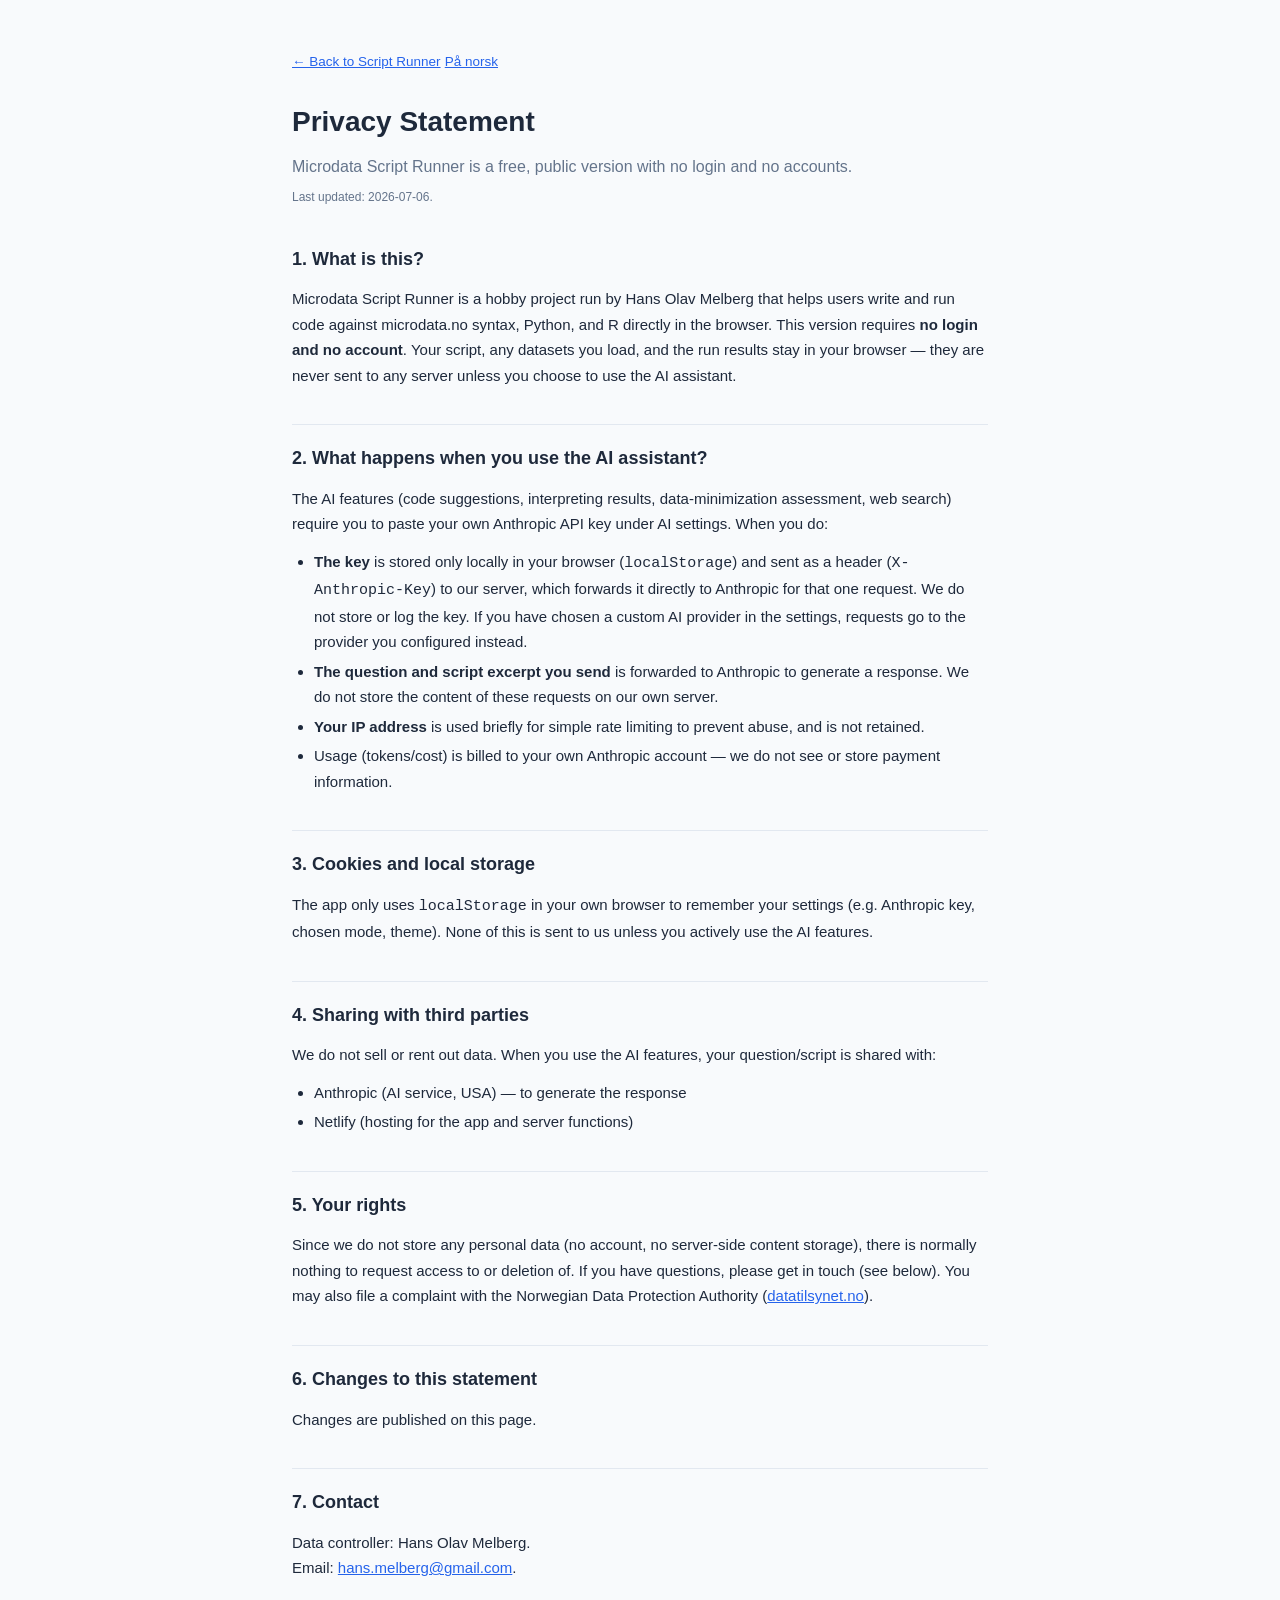
<file: personvern.en.html>
<!DOCTYPE html>
<html lang="en">
<head>
<meta charset="UTF-8">
<meta name="viewport" content="width=device-width, initial-scale=1.0">
<title>Privacy Statement – Microdata Script Runner</title>
<style>
  :root {
    --accent: #2563eb;
    --accent-dark: #1d4ed8;
    --text: #1e293b;
    --text-muted: #64748b;
    --bg: #f8fafc;
    --bg-card: #ffffff;
    --border: #e2e8f0;
  }
  @media (prefers-color-scheme: dark) {
    :root {
      --accent: #3b82f6;
      --text: #e2e8f0;
      --text-muted: #94a3b8;
      --bg: #0f172a;
      --bg-card: #1e293b;
      --border: #334155;
    }
  }
  * { box-sizing: border-box; margin: 0; padding: 0; }
  body {
    font-family: -apple-system, BlinkMacSystemFont, 'Segoe UI', sans-serif;
    background: var(--bg); color: var(--text);
    font-size: 15px; line-height: 1.7;
  }
  main {
    max-width: 760px; margin: 0 auto; padding: 48px 32px 80px;
  }
  @media (max-width: 700px) { main { padding: 28px 18px 60px; } }
  h1 { font-size: 28px; font-weight: 700; margin-bottom: 8px; }
  h2 {
    font-size: 18px; font-weight: 700; margin: 36px 0 12px;
    padding-top: 18px; border-top: 1px solid var(--border);
  }
  h2:first-of-type { border-top: none; padding-top: 0; }
  p { margin-bottom: 12px; }
  ul { padding-left: 22px; margin-bottom: 12px; }
  li { margin-bottom: 4px; }
  a { color: var(--accent); }
  a:hover { color: var(--accent-dark); }
  .lead {
    font-size: 16px; color: var(--text-muted);
    margin-bottom: 8px; line-height: 1.6;
  }
  .meta {
    font-size: 12px; color: var(--text-muted);
    margin-bottom: 24px;
  }
  .back-link { display: inline-block; margin-bottom: 24px; font-size: 13.5px; }
</style>
</head>
<body>
<main>
  <a class="back-link" href="index.html">← Back to Script Runner</a>
  <a class="back-link" href="personvern.html">På norsk</a>
  <h1>Privacy Statement</h1>
  <p class="lead">Microdata Script Runner is a free, public version with no login and no accounts.</p>
  <p class="meta">Last updated: 2026-07-06.</p>

  <h2>1. What is this?</h2>
  <p>Microdata Script Runner is a hobby project run by Hans Olav Melberg that helps users write and run code against microdata.no syntax, Python, and R directly in the browser. This version requires <strong>no login and no account</strong>. Your script, any datasets you load, and the run results stay in your browser — they are never sent to any server unless you choose to use the AI assistant.</p>

  <h2>2. What happens when you use the AI assistant?</h2>
  <p>The AI features (code suggestions, interpreting results, data-minimization assessment, web search) require you to paste your own Anthropic API key under AI settings. When you do:</p>
  <ul>
    <li><strong>The key</strong> is stored only locally in your browser (<code>localStorage</code>) and sent as a header (<code>X-Anthropic-Key</code>) to our server, which forwards it directly to Anthropic for that one request. We do not store or log the key. If you have chosen a custom AI provider in the settings, requests go to the provider you configured instead.</li>
    <li><strong>The question and script excerpt you send</strong> is forwarded to Anthropic to generate a response. We do not store the content of these requests on our own server.</li>
    <li><strong>Your IP address</strong> is used briefly for simple rate limiting to prevent abuse, and is not retained.</li>
    <li>Usage (tokens/cost) is billed to your own Anthropic account — we do not see or store payment information.</li>
  </ul>

  <h2>3. Cookies and local storage</h2>
  <p>The app only uses <code>localStorage</code> in your own browser to remember your settings (e.g. Anthropic key, chosen mode, theme). None of this is sent to us unless you actively use the AI features.</p>

  <h2>4. Sharing with third parties</h2>
  <p>We do not sell or rent out data. When you use the AI features, your question/script is shared with:</p>
  <ul>
    <li>Anthropic (AI service, USA) — to generate the response</li>
    <li>Netlify (hosting for the app and server functions)</li>
  </ul>

  <h2>5. Your rights</h2>
  <p>Since we do not store any personal data (no account, no server-side content storage), there is normally nothing to request access to or deletion of. If you have questions, please get in touch (see below). You may also file a complaint with the Norwegian Data Protection Authority (<a href="https://www.datatilsynet.no" target="_blank" rel="noopener">datatilsynet.no</a>).</p>

  <h2>6. Changes to this statement</h2>
  <p>Changes are published on this page.</p>

  <h2>7. Contact</h2>
  <p>Data controller: Hans Olav Melberg.<br>
  Email: <a href="mailto:hans.melberg@gmail.com">hans.melberg@gmail.com</a>.</p>

</main>
</body>
</html>
</file>
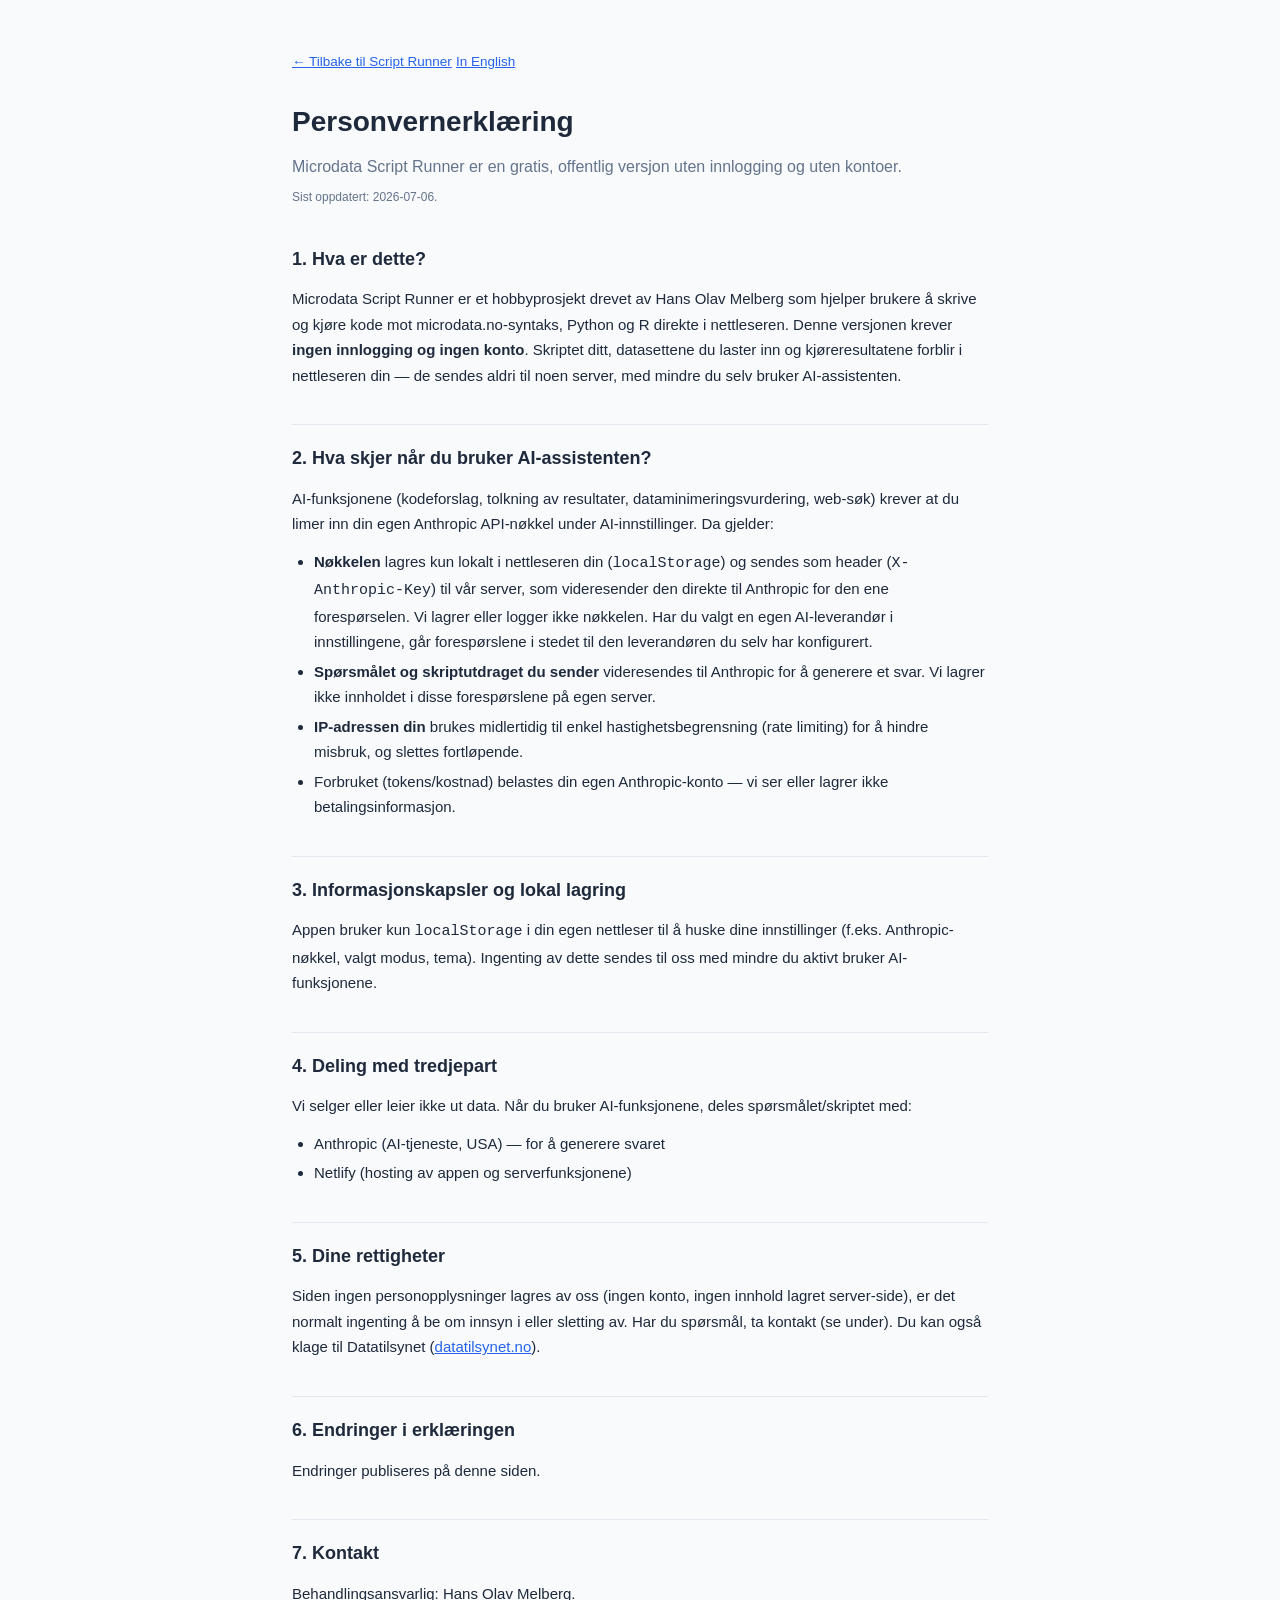
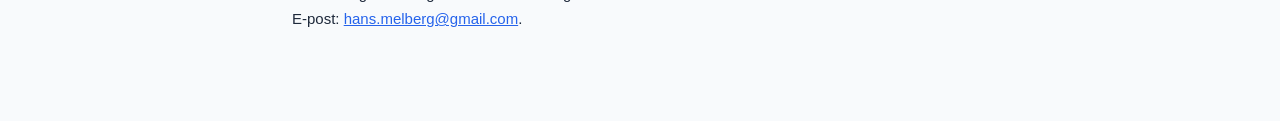
<file: personvern.html>
<!DOCTYPE html>
<html lang="no">
<head>
<meta charset="UTF-8">
<meta name="viewport" content="width=device-width, initial-scale=1.0">
<title>Personvernerklæring – Microdata Script Runner</title>
<style>
  :root {
    --accent: #2563eb;
    --accent-dark: #1d4ed8;
    --text: #1e293b;
    --text-muted: #64748b;
    --bg: #f8fafc;
    --bg-card: #ffffff;
    --border: #e2e8f0;
  }
  @media (prefers-color-scheme: dark) {
    :root {
      --accent: #3b82f6;
      --text: #e2e8f0;
      --text-muted: #94a3b8;
      --bg: #0f172a;
      --bg-card: #1e293b;
      --border: #334155;
    }
  }
  * { box-sizing: border-box; margin: 0; padding: 0; }
  body {
    font-family: -apple-system, BlinkMacSystemFont, 'Segoe UI', sans-serif;
    background: var(--bg); color: var(--text);
    font-size: 15px; line-height: 1.7;
  }
  main {
    max-width: 760px; margin: 0 auto; padding: 48px 32px 80px;
  }
  @media (max-width: 700px) { main { padding: 28px 18px 60px; } }
  h1 { font-size: 28px; font-weight: 700; margin-bottom: 8px; }
  h2 {
    font-size: 18px; font-weight: 700; margin: 36px 0 12px;
    padding-top: 18px; border-top: 1px solid var(--border);
  }
  h2:first-of-type { border-top: none; padding-top: 0; }
  p { margin-bottom: 12px; }
  ul { padding-left: 22px; margin-bottom: 12px; }
  li { margin-bottom: 4px; }
  a { color: var(--accent); }
  a:hover { color: var(--accent-dark); }
  .lead {
    font-size: 16px; color: var(--text-muted);
    margin-bottom: 8px; line-height: 1.6;
  }
  .meta {
    font-size: 12px; color: var(--text-muted);
    margin-bottom: 24px;
  }
  .back-link { display: inline-block; margin-bottom: 24px; font-size: 13.5px; }
</style>
</head>
<body>
<main>
  <a class="back-link" href="index.html">← Tilbake til Script Runner</a>
  <a class="back-link" href="personvern.en.html">In English</a>
  <h1>Personvernerklæring</h1>
  <p class="lead">Microdata Script Runner er en gratis, offentlig versjon uten innlogging og uten kontoer.</p>
  <p class="meta">Sist oppdatert: 2026-07-06.</p>

  <h2>1. Hva er dette?</h2>
  <p>Microdata Script Runner er et hobbyprosjekt drevet av Hans Olav Melberg som hjelper brukere å skrive og kjøre kode mot microdata.no-syntaks, Python og R direkte i nettleseren. Denne versjonen krever <strong>ingen innlogging og ingen konto</strong>. Skriptet ditt, datasettene du laster inn og kjøreresultatene forblir i nettleseren din — de sendes aldri til noen server, med mindre du selv bruker AI-assistenten.</p>

  <h2>2. Hva skjer når du bruker AI-assistenten?</h2>
  <p>AI-funksjonene (kodeforslag, tolkning av resultater, dataminimeringsvurdering, web-søk) krever at du limer inn din egen Anthropic API-nøkkel under AI-innstillinger. Da gjelder:</p>
  <ul>
    <li><strong>Nøkkelen</strong> lagres kun lokalt i nettleseren din (<code>localStorage</code>) og sendes som header (<code>X-Anthropic-Key</code>) til vår server, som videresender den direkte til Anthropic for den ene forespørselen. Vi lagrer eller logger ikke nøkkelen. Har du valgt en egen AI-leverandør i innstillingene, går forespørslene i stedet til den leverandøren du selv har konfigurert.</li>
    <li><strong>Spørsmålet og skriptutdraget du sender</strong> videresendes til Anthropic for å generere et svar. Vi lagrer ikke innholdet i disse forespørslene på egen server.</li>
    <li><strong>IP-adressen din</strong> brukes midlertidig til enkel hastighetsbegrensning (rate limiting) for å hindre misbruk, og slettes fortløpende.</li>
    <li>Forbruket (tokens/kostnad) belastes din egen Anthropic-konto — vi ser eller lagrer ikke betalingsinformasjon.</li>
  </ul>

  <h2>3. Informasjonskapsler og lokal lagring</h2>
  <p>Appen bruker kun <code>localStorage</code> i din egen nettleser til å huske dine innstillinger (f.eks. Anthropic-nøkkel, valgt modus, tema). Ingenting av dette sendes til oss med mindre du aktivt bruker AI-funksjonene.</p>

  <h2>4. Deling med tredjepart</h2>
  <p>Vi selger eller leier ikke ut data. Når du bruker AI-funksjonene, deles spørsmålet/skriptet med:</p>
  <ul>
    <li>Anthropic (AI-tjeneste, USA) — for å generere svaret</li>
    <li>Netlify (hosting av appen og serverfunksjonene)</li>
  </ul>

  <h2>5. Dine rettigheter</h2>
  <p>Siden ingen personopplysninger lagres av oss (ingen konto, ingen innhold lagret server-side), er det normalt ingenting å be om innsyn i eller sletting av. Har du spørsmål, ta kontakt (se under). Du kan også klage til Datatilsynet (<a href="https://www.datatilsynet.no" target="_blank" rel="noopener">datatilsynet.no</a>).</p>

  <h2>6. Endringer i erklæringen</h2>
  <p>Endringer publiseres på denne siden.</p>

  <h2>7. Kontakt</h2>
  <p>Behandlingsansvarlig: Hans Olav Melberg.<br>
  E-post: <a href="mailto:hans.melberg@gmail.com">hans.melberg@gmail.com</a>.</p>

</main>
</body>
</html>
</file>
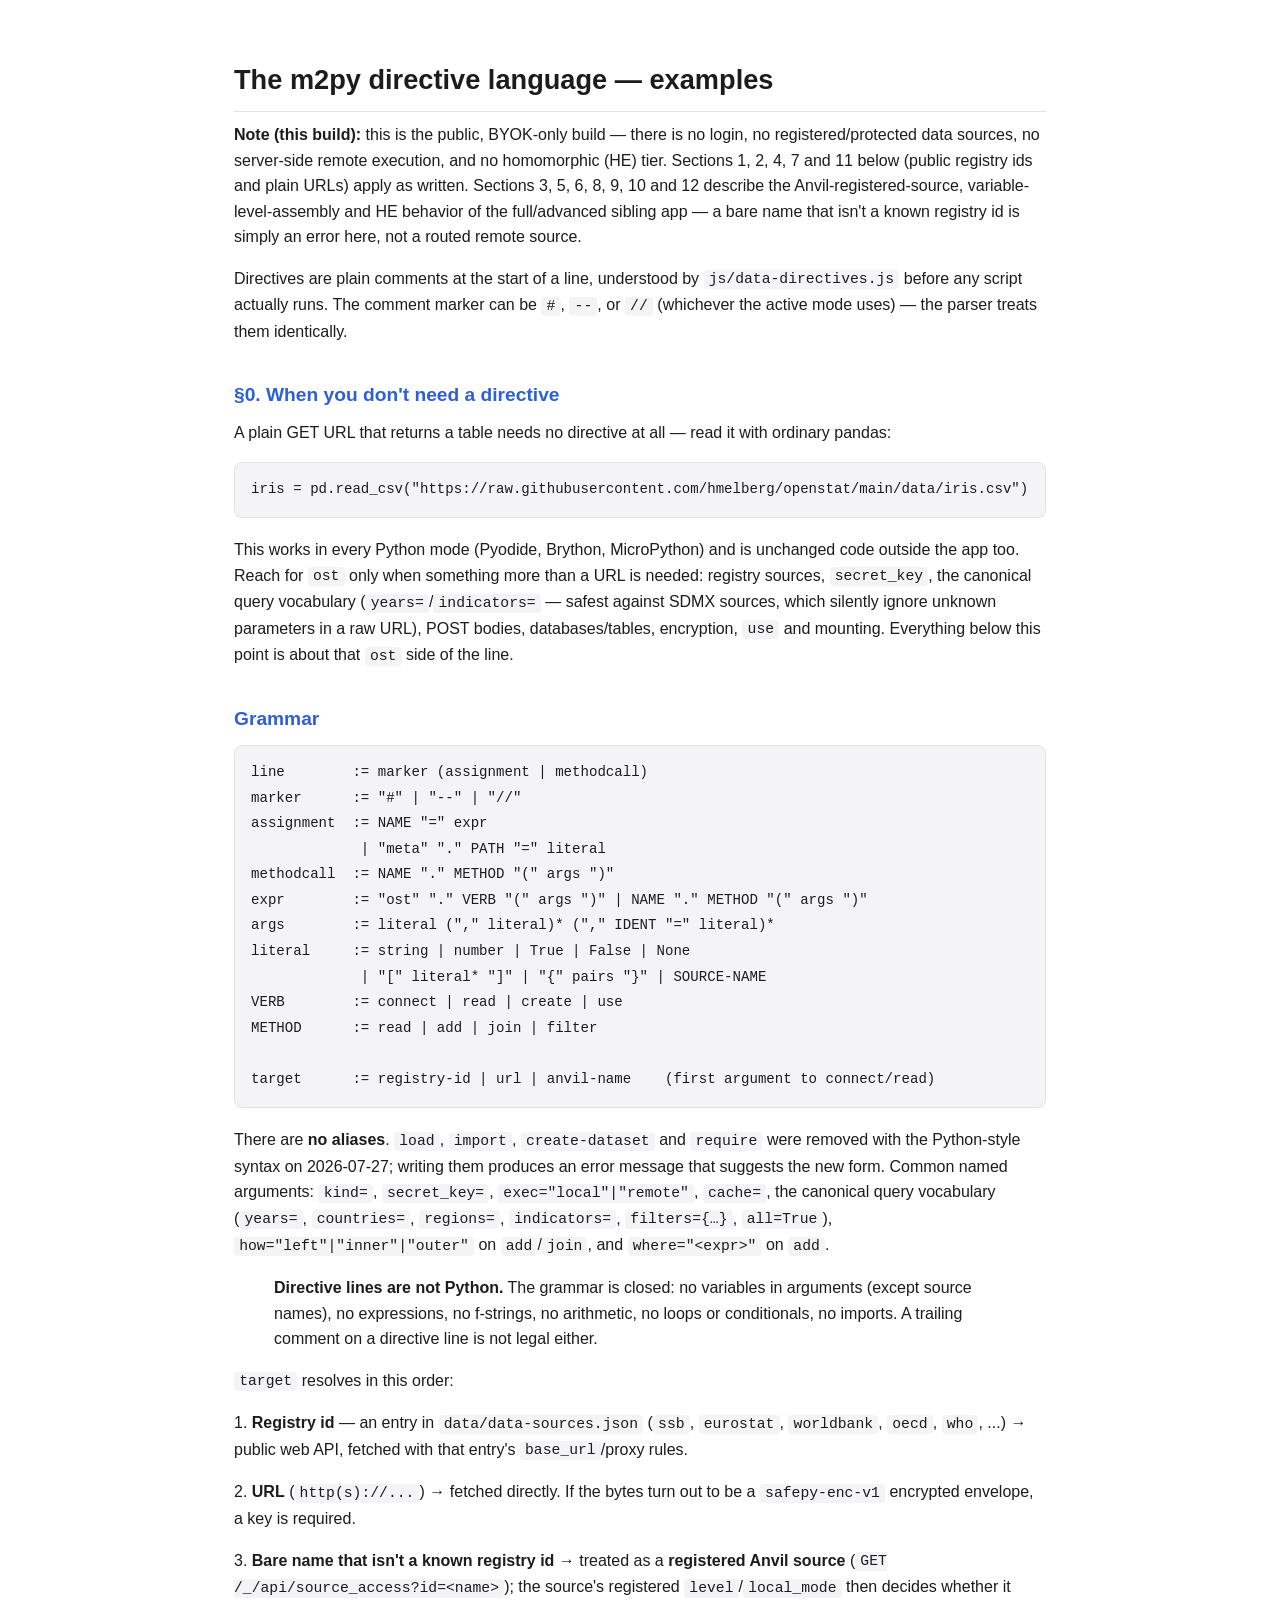
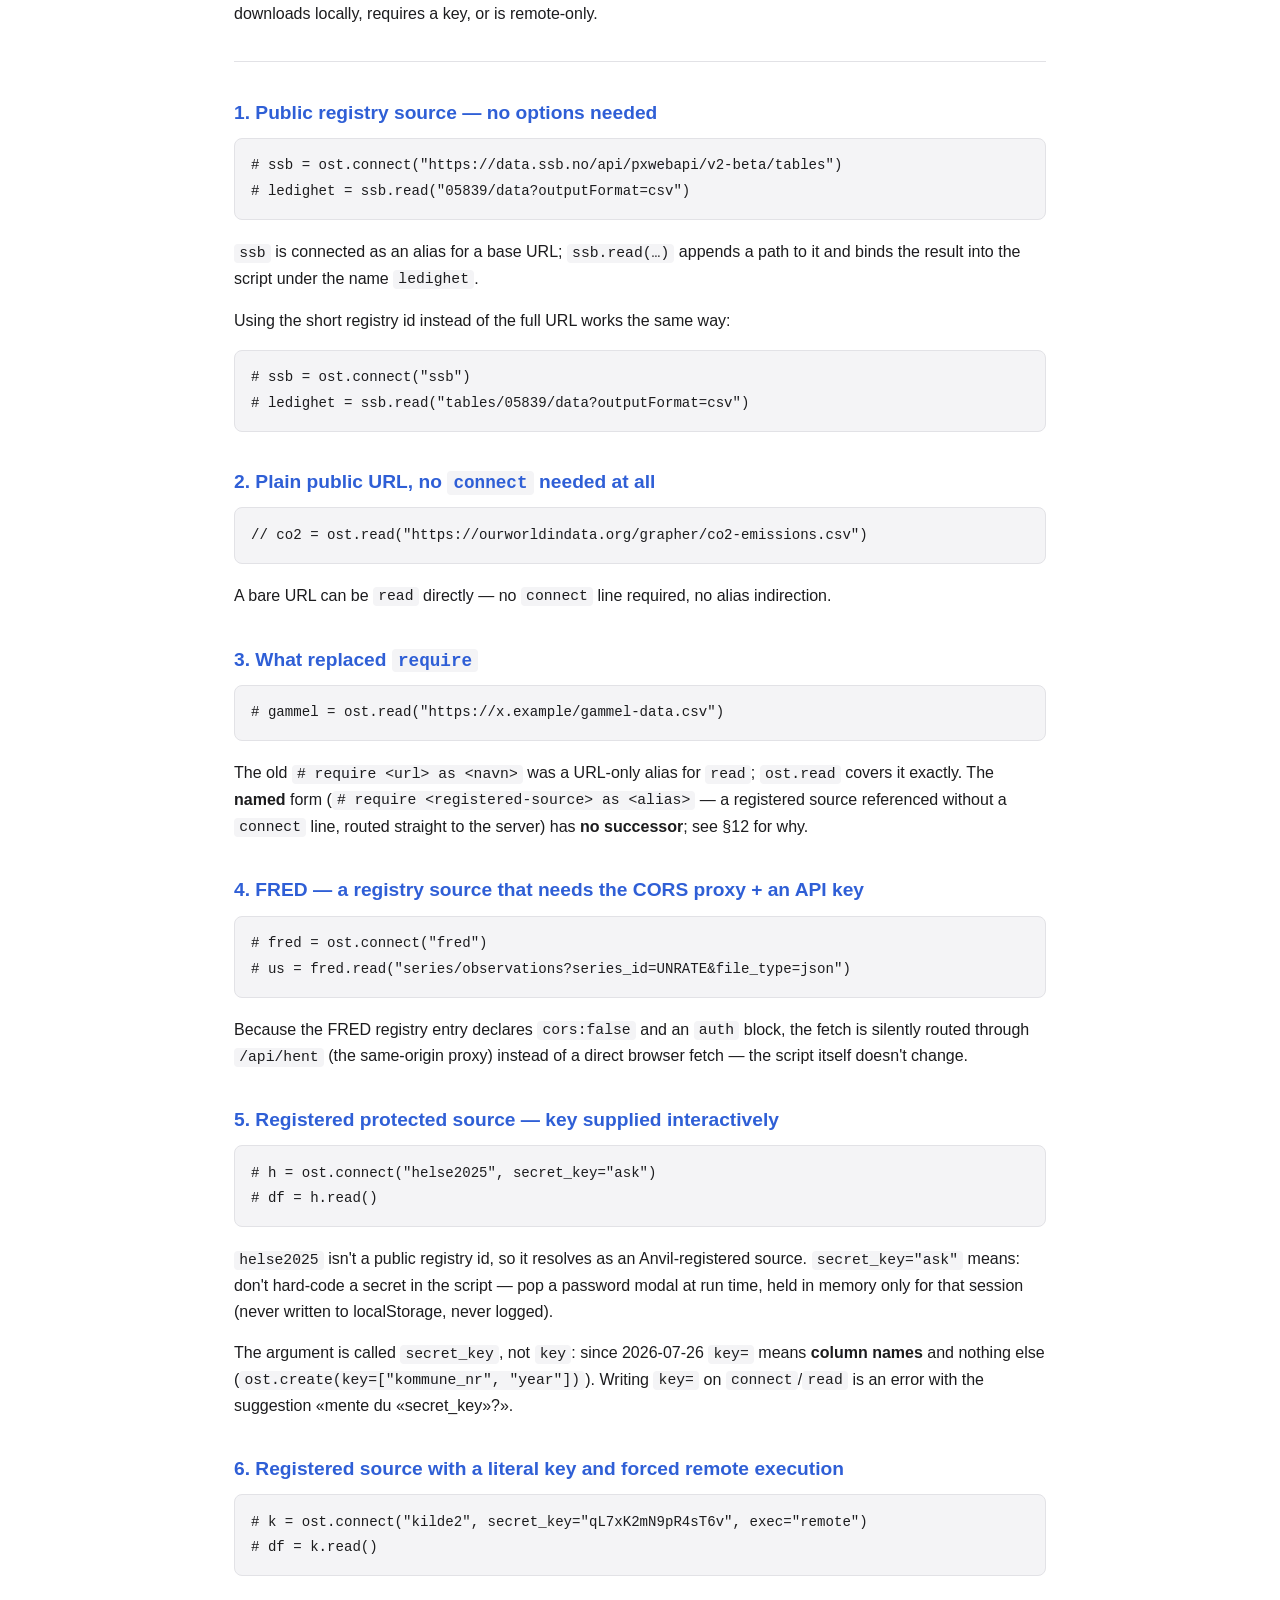
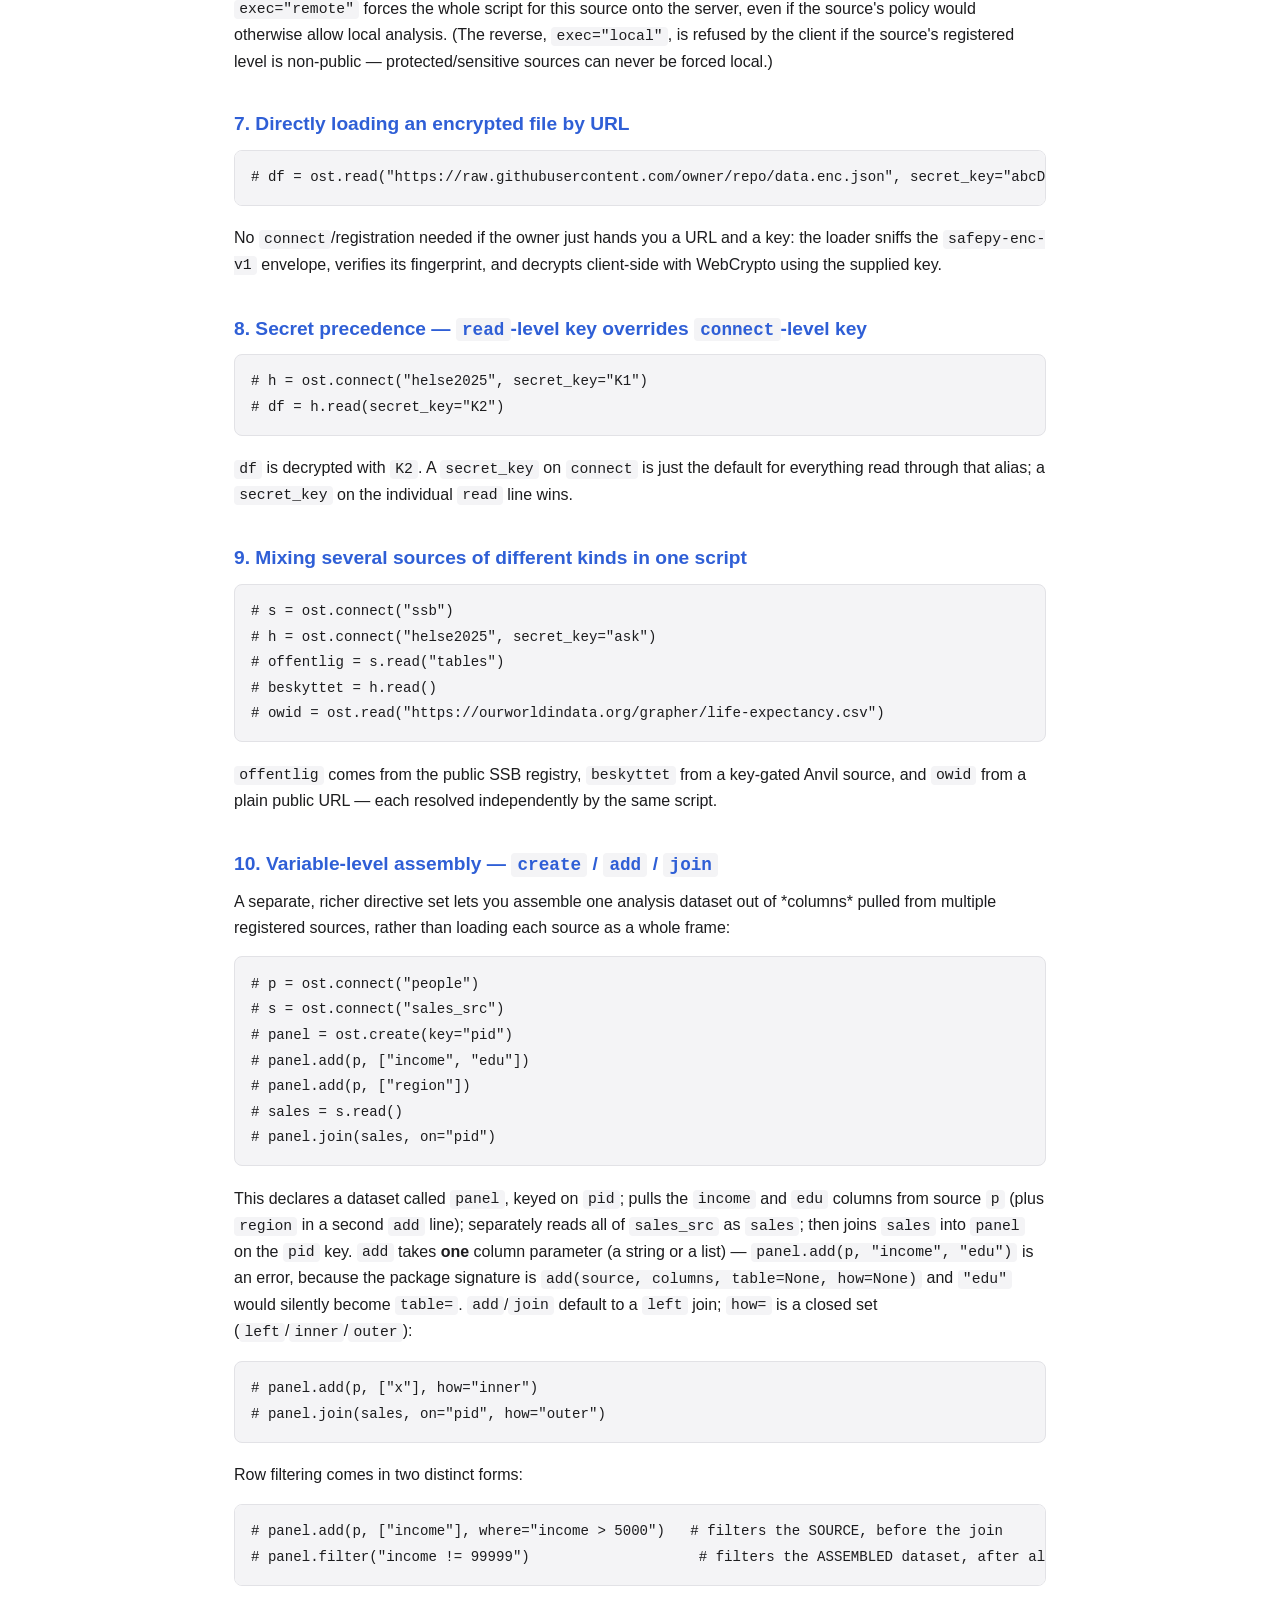
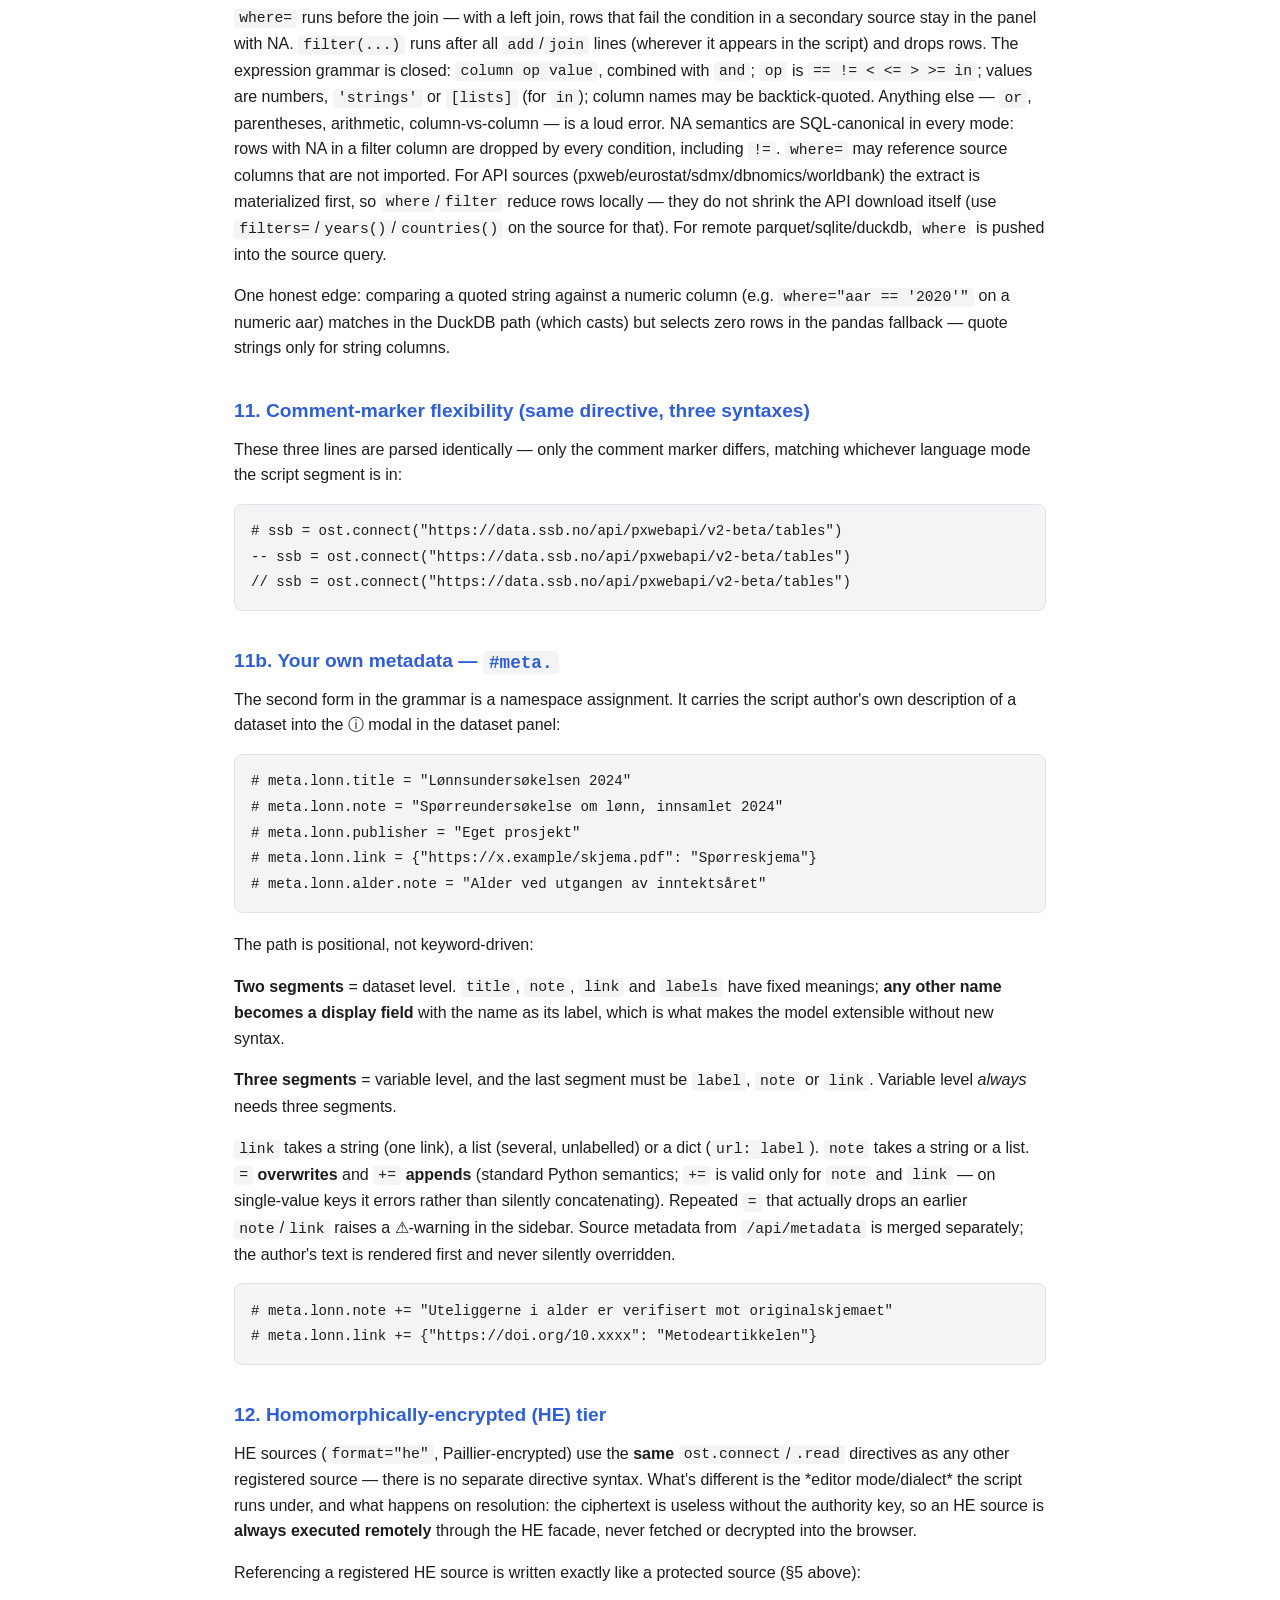
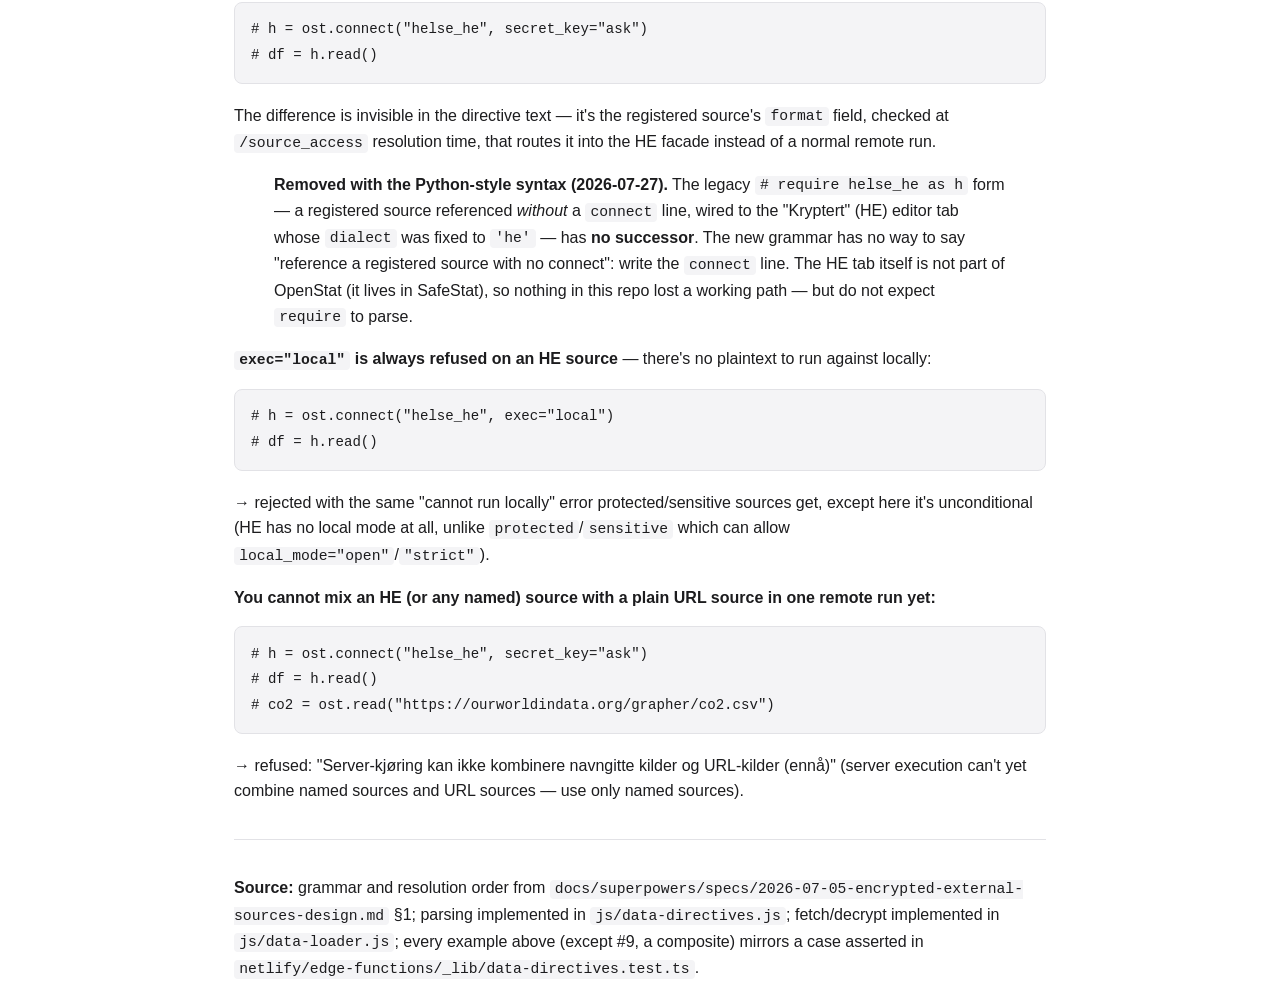
<file: docs/directive-language-examples.html>
<!doctype html>
<html lang="en">
<head>
<meta charset="utf-8">
<title>The m2py directive language — examples</title>
<style>
  :root {
    color-scheme: light dark;
    --bg: #ffffff;
    --fg: #1c1c1e;
    --muted: #5a5a60;
    --code-bg: #f4f4f6;
    --border: #e2e2e6;
    --accent: #2f5fd6;
  }
  @media (prefers-color-scheme: dark) {
    :root {
      --bg: #16171a;
      --fg: #e8e8ea;
      --muted: #a6a6ad;
      --code-bg: #232428;
      --border: #313236;
      --accent: #7ea2ff;
    }
  }
  * { box-sizing: border-box; }
  html, body {
    background: var(--bg);
    color: var(--fg);
  }
  body {
    max-width: 860px;
    margin: 0 auto;
    padding: 2.5rem 1.5rem 4rem;
    font-family: -apple-system, BlinkMacSystemFont, "Segoe UI", Helvetica, Arial, sans-serif;
    line-height: 1.6;
    font-size: 16px;
  }
  h1 {
    font-size: 1.7rem;
    margin-bottom: 0.3rem;
    border-bottom: 1px solid var(--border);
    padding-bottom: 0.6rem;
  }
  h2 {
    font-size: 1.2rem;
    margin-top: 2.2rem;
    margin-bottom: 0.6rem;
    color: var(--accent);
  }
  p {
    margin: 0.6rem 0 1rem;
  }
  code {
    font-family: ui-monospace, SFMono-Regular, Menlo, Consolas, monospace;
    background: var(--code-bg);
    padding: 0.1em 0.35em;
    border-radius: 4px;
    font-size: 0.92em;
  }
  pre {
    background: var(--code-bg);
    border: 1px solid var(--border);
    border-radius: 8px;
    padding: 0.9rem 1rem;
    overflow-x: auto;
    margin: 0.6rem 0 1.2rem;
  }
  pre code {
    background: none;
    padding: 0;
    font-size: 0.88rem;
  }
  hr {
    border: none;
    border-top: 1px solid var(--border);
    margin: 2.2rem 0;
  }
  a { color: var(--accent); }
  strong { color: var(--fg); }
</style>
</head>
<body>
<h1>The m2py directive language — examples</h1>
<p><strong>Note (this build):</strong> this is the public, BYOK-only build — there is no login, no registered/protected data sources, no server-side remote execution, and no homomorphic (HE) tier. Sections 1, 2, 4, 7 and 11 below (public registry ids and plain URLs) apply as written. Sections 3, 5, 6, 8, 9, 10 and 12 describe the Anvil-registered-source, variable-level-assembly and HE behavior of the full/advanced sibling app — a bare name that isn't a known registry id is simply an error here, not a routed remote source.</p>
<p>Directives are plain comments at the start of a line, understood by <code>js/data-directives.js</code> before any script actually runs. The comment marker can be <code>#</code>, <code>--</code>, or <code>//</code> (whichever the active mode uses) — the parser treats them identically.</p>
<h2>§0. When you don't need a directive</h2>
<p>A plain GET URL that returns a table needs no directive at all — read it with ordinary pandas:</p>
<pre><code>iris = pd.read_csv("https://raw.githubusercontent.com/hmelberg/openstat/main/data/iris.csv")</code></pre>
<p>This works in every Python mode (Pyodide, Brython, MicroPython) and is unchanged code outside the app too. Reach for <code>ost</code> only when something more than a URL is needed: registry sources, <code>secret_key</code>, the canonical query vocabulary (<code>years=</code>/<code>indicators=</code> — safest against SDMX sources, which silently ignore unknown parameters in a raw URL), POST bodies, databases/tables, encryption, <code>use</code> and mounting. Everything below this point is about that <code>ost</code> side of the line.</p>
<h2>Grammar</h2>
<pre><code>line        := marker (assignment | methodcall)
marker      := "#" | "--" | "//"
assignment  := NAME "=" expr
             | "meta" "." PATH "=" literal
methodcall  := NAME "." METHOD "(" args ")"
expr        := "ost" "." VERB "(" args ")" | NAME "." METHOD "(" args ")"
args        := literal ("," literal)* ("," IDENT "=" literal)*
literal     := string | number | True | False | None
             | "[" literal* "]" | "{" pairs "}" | SOURCE-NAME
VERB        := connect | read | create | use
METHOD      := read | add | join | filter

target      := registry-id | url | anvil-name    (first argument to connect/read)</code></pre>
<p>There are <strong>no aliases</strong>. <code>load</code>, <code>import</code>, <code>create-dataset</code> and <code>require</code> were removed with the Python-style syntax on 2026-07-27; writing them produces an error message that suggests the new form. Common named arguments: <code>kind=</code>, <code>secret_key=</code>, <code>exec="local"|"remote"</code>, <code>cache=</code>, the canonical query vocabulary (<code>years=</code>, <code>countries=</code>, <code>regions=</code>, <code>indicators=</code>, <code>filters={…}</code>, <code>all=True</code>), <code>how="left"|"inner"|"outer"</code> on <code>add</code>/<code>join</code>, and <code>where="&lt;expr&gt;"</code> on <code>add</code>.</p>
<blockquote><p><strong>Directive lines are not Python.</strong> The grammar is closed: no variables in
arguments (except source names), no expressions, no f-strings, no arithmetic,
no loops or conditionals, no imports. A trailing comment on a directive line
is not legal either.</p></blockquote>
<p><code>target</code> resolves in this order:</p>
<p>1. <strong>Registry id</strong> — an entry in <code>data/data-sources.json</code> (<code>ssb</code>, <code>eurostat</code>, <code>worldbank</code>, <code>oecd</code>, <code>who</code>, ...) → public web API, fetched with that entry's <code>base_url</code>/proxy rules.</p>
<p>2. <strong>URL</strong> (<code>http(s)://...</code>) → fetched directly. If the bytes turn out to be a <code>safepy-enc-v1</code> encrypted envelope, a key is required.</p>
<p>3. <strong>Bare name that isn't a known registry id</strong> → treated as a <strong>registered Anvil source</strong> (<code>GET /_/api/source_access?id=&lt;name&gt;</code>); the source's registered <code>level</code>/<code>local_mode</code> then decides whether it downloads locally, requires a key, or is remote-only.</p>
<hr>
<h2>1. Public registry source — no options needed</h2>
<pre><code># ssb = ost.connect("https://data.ssb.no/api/pxwebapi/v2-beta/tables")
# ledighet = ssb.read("05839/data?outputFormat=csv")</code></pre>
<p><code>ssb</code> is connected as an alias for a base URL; <code>ssb.read(…)</code> appends a path to it and binds the result into the script under the name <code>ledighet</code>.</p>
<p>Using the short registry id instead of the full URL works the same way:</p>
<pre><code># ssb = ost.connect("ssb")
# ledighet = ssb.read("tables/05839/data?outputFormat=csv")</code></pre>
<h2>2. Plain public URL, no <code>connect</code> needed at all</h2>
<pre><code>// co2 = ost.read("https://ourworldindata.org/grapher/co2-emissions.csv")</code></pre>
<p>A bare URL can be <code>read</code> directly — no <code>connect</code> line required, no alias indirection.</p>
<h2>3. What replaced <code>require</code></h2>
<pre><code># gammel = ost.read("https://x.example/gammel-data.csv")</code></pre>
<p>The old <code># require &lt;url&gt; as &lt;navn&gt;</code> was a URL-only alias for <code>read</code>; <code>ost.read</code> covers it exactly. The <strong>named</strong> form (<code># require &lt;registered-source&gt; as &lt;alias&gt;</code> — a registered source referenced without a <code>connect</code> line, routed straight to the server) has <strong>no successor</strong>; see §12 for why.</p>
<h2>4. FRED — a registry source that needs the CORS proxy + an API key</h2>
<pre><code># fred = ost.connect("fred")
# us = fred.read("series/observations?series_id=UNRATE&amp;file_type=json")</code></pre>
<p>Because the FRED registry entry declares <code>cors:false</code> and an <code>auth</code> block, the fetch is silently routed through <code>/api/hent</code> (the same-origin proxy) instead of a direct browser fetch — the script itself doesn't change.</p>
<h2>5. Registered protected source — key supplied interactively</h2>
<pre><code># h = ost.connect("helse2025", secret_key="ask")
# df = h.read()</code></pre>
<p><code>helse2025</code> isn't a public registry id, so it resolves as an Anvil-registered source. <code>secret_key="ask"</code> means: don't hard-code a secret in the script — pop a password modal at run time, held in memory only for that session (never written to localStorage, never logged).</p>
<p>The argument is called <code>secret_key</code>, not <code>key</code>: since 2026-07-26 <code>key=</code> means <strong>column names</strong> and nothing else (<code>ost.create(key=["kommune_nr", "year"])</code>). Writing <code>key=</code> on <code>connect</code>/<code>read</code> is an error with the suggestion «mente du «secret_key»?».</p>
<h2>6. Registered source with a literal key and forced remote execution</h2>
<pre><code># k = ost.connect("kilde2", secret_key="qL7xK2mN9pR4sT6v", exec="remote")
# df = k.read()</code></pre>
<p><code>exec="remote"</code> forces the whole script for this source onto the server, even if the source's policy would otherwise allow local analysis. (The reverse, <code>exec="local"</code>, is refused by the client if the source's registered level is non-public — protected/sensitive sources can never be forced local.)</p>
<h2>7. Directly loading an encrypted file by URL</h2>
<pre><code># df = ost.read("https://raw.githubusercontent.com/owner/repo/data.enc.json", secret_key="abcDEF123")</code></pre>
<p>No <code>connect</code>/registration needed if the owner just hands you a URL and a key: the loader sniffs the <code>safepy-enc-v1</code> envelope, verifies its fingerprint, and decrypts client-side with WebCrypto using the supplied key.</p>
<h2>8. Secret precedence — <code>read</code>-level key overrides <code>connect</code>-level key</h2>
<pre><code># h = ost.connect("helse2025", secret_key="K1")
# df = h.read(secret_key="K2")</code></pre>
<p><code>df</code> is decrypted with <code>K2</code>. A <code>secret_key</code> on <code>connect</code> is just the default for everything read through that alias; a <code>secret_key</code> on the individual <code>read</code> line wins.</p>
<h2>9. Mixing several sources of different kinds in one script</h2>
<pre><code># s = ost.connect("ssb")
# h = ost.connect("helse2025", secret_key="ask")
# offentlig = s.read("tables")
# beskyttet = h.read()
# owid = ost.read("https://ourworldindata.org/grapher/life-expectancy.csv")</code></pre>
<p><code>offentlig</code> comes from the public SSB registry, <code>beskyttet</code> from a key-gated Anvil source, and <code>owid</code> from a plain public URL — each resolved independently by the same script.</p>
<h2>10. Variable-level assembly — <code>create</code> / <code>add</code> / <code>join</code></h2>
<p>A separate, richer directive set lets you assemble one analysis dataset out of *columns* pulled from multiple registered sources, rather than loading each source as a whole frame:</p>
<pre><code># p = ost.connect("people")
# s = ost.connect("sales_src")
# panel = ost.create(key="pid")
# panel.add(p, ["income", "edu"])
# panel.add(p, ["region"])
# sales = s.read()
# panel.join(sales, on="pid")</code></pre>
<p>This declares a dataset called <code>panel</code>, keyed on <code>pid</code>; pulls the <code>income</code> and <code>edu</code> columns from source <code>p</code> (plus <code>region</code> in a second <code>add</code> line); separately reads all of <code>sales_src</code> as <code>sales</code>; then joins <code>sales</code> into <code>panel</code> on the <code>pid</code> key. <code>add</code> takes <strong>one</strong> column parameter (a string or a list) — <code>panel.add(p, "income", "edu")</code> is an error, because the package signature is <code>add(source, columns, table=None, how=None)</code> and <code>"edu"</code> would silently become <code>table=</code>. <code>add</code>/<code>join</code> default to a <code>left</code> join; <code>how=</code> is a closed set (<code>left</code>/<code>inner</code>/<code>outer</code>):</p>
<pre><code># panel.add(p, ["x"], how="inner")
# panel.join(sales, on="pid", how="outer")</code></pre>
<p>Row filtering comes in two distinct forms:</p>
<pre><code># panel.add(p, ["income"], where="income > 5000")   # filters the SOURCE, before the join
# panel.filter("income != 99999")                    # filters the ASSEMBLED dataset, after all add/join</code></pre>
<p><code>where=</code> runs before the join — with a left join, rows that fail the condition in a secondary source stay in the panel with NA. <code>filter(...)</code> runs after all <code>add</code>/<code>join</code> lines (wherever it appears in the script) and drops rows. The expression grammar is closed: <code>column op value</code>, combined with <code>and</code>; <code>op</code> is <code>== != &lt; &lt;= &gt; &gt;= in</code>; values are numbers, <code>'strings'</code> or <code>[lists]</code> (for <code>in</code>); column names may be backtick-quoted. Anything else — <code>or</code>, parentheses, arithmetic, column-vs-column — is a loud error. NA semantics are SQL-canonical in every mode: rows with NA in a filter column are dropped by every condition, including <code>!=</code>. <code>where=</code> may reference source columns that are not imported. For API sources (pxweb/eurostat/sdmx/dbnomics/worldbank) the extract is materialized first, so <code>where</code>/<code>filter</code> reduce rows locally — they do not shrink the API download itself (use <code>filters=</code>/<code>years()</code>/<code>countries()</code> on the source for that). For remote parquet/sqlite/duckdb, <code>where</code> is pushed into the source query.</p>
<p>One honest edge: comparing a quoted string against a numeric column (e.g. <code>where="aar == '2020'"</code> on a numeric aar) matches in the DuckDB path (which casts) but selects zero rows in the pandas fallback — quote strings only for string columns.</p>
<h2>11. Comment-marker flexibility (same directive, three syntaxes)</h2>
<p>These three lines are parsed identically — only the comment marker differs, matching whichever language mode the script segment is in:</p>
<pre><code># ssb = ost.connect("https://data.ssb.no/api/pxwebapi/v2-beta/tables")
-- ssb = ost.connect("https://data.ssb.no/api/pxwebapi/v2-beta/tables")
// ssb = ost.connect("https://data.ssb.no/api/pxwebapi/v2-beta/tables")</code></pre>
<h2>11b. Your own metadata — <code>#meta.</code></h2>
<p>The second form in the grammar is a namespace assignment. It carries the script author's own description of a dataset into the ⓘ modal in the dataset panel:</p>
<pre><code># meta.lonn.title = "Lønnsundersøkelsen 2024"
# meta.lonn.note = "Spørreundersøkelse om lønn, innsamlet 2024"
# meta.lonn.publisher = "Eget prosjekt"
# meta.lonn.link = {"https://x.example/skjema.pdf": "Spørreskjema"}
# meta.lonn.alder.note = "Alder ved utgangen av inntektsåret"</code></pre>
<p>The path is positional, not keyword-driven:</p>
<p><strong>Two segments</strong> = dataset level. <code>title</code>, <code>note</code>, <code>link</code> and <code>labels</code> have fixed meanings; <strong>any other name becomes a display field</strong> with the name as its label, which is what makes the model extensible without new syntax.</p>
<p><strong>Three segments</strong> = variable level, and the last segment must be <code>label</code>, <code>note</code> or <code>link</code>. Variable level <em>always</em> needs three segments.</p>
<p><code>link</code> takes a string (one link), a list (several, unlabelled) or a dict (<code>url: label</code>). <code>note</code> takes a string or a list. <code>=</code> <strong>overwrites</strong> and <code>+=</code> <strong>appends</strong> (standard Python semantics; <code>+=</code> is valid only for <code>note</code> and <code>link</code> — on single-value keys it errors rather than silently concatenating). Repeated <code>=</code> that actually drops an earlier <code>note</code>/<code>link</code> raises a ⚠-warning in the sidebar. Source metadata from <code>/api/metadata</code> is merged separately; the author's text is rendered first and never silently overridden.</p>
<pre><code># meta.lonn.note += "Uteliggerne i alder er verifisert mot originalskjemaet"
# meta.lonn.link += {"https://doi.org/10.xxxx": "Metodeartikkelen"}</code></pre>
<h2>12. Homomorphically-encrypted (HE) tier</h2>
<p>HE sources (<code>format="he"</code>, Paillier-encrypted) use the <strong>same</strong> <code>ost.connect</code>/<code>.read</code> directives as any other registered source — there is no separate directive syntax. What's different is the *editor mode/dialect* the script runs under, and what happens on resolution: the ciphertext is useless without the authority key, so an HE source is <strong>always executed remotely</strong> through the HE facade, never fetched or decrypted into the browser.</p>
<p>Referencing a registered HE source is written exactly like a protected source (§5 above):</p>
<pre><code># h = ost.connect("helse_he", secret_key="ask")
# df = h.read()</code></pre>
<p>The difference is invisible in the directive text — it's the registered source's <code>format</code> field, checked at <code>/source_access</code> resolution time, that routes it into the HE facade instead of a normal remote run.</p>
<blockquote><p><strong>Removed with the Python-style syntax (2026-07-27).</strong> The legacy
<code># require helse_he as h</code> form — a registered source referenced <em>without</em> a
<code>connect</code> line, wired to the "Kryptert" (HE) editor tab whose <code>dialect</code> was
fixed to <code>'he'</code> — has <strong>no successor</strong>. The new grammar has no way to say
"reference a registered source with no connect": write the <code>connect</code> line.
The HE tab itself is not part of OpenStat (it lives in SafeStat), so nothing in this
repo lost a working path — but do not expect <code>require</code> to parse.</p></blockquote>
<p><strong><code>exec="local"</code> is always refused on an HE source</strong> — there's no plaintext to run against locally:</p>
<pre><code># h = ost.connect("helse_he", exec="local")
# df = h.read()</code></pre>
<p>→ rejected with the same "cannot run locally" error protected/sensitive sources get, except here it's unconditional (HE has no local mode at all, unlike <code>protected</code>/<code>sensitive</code> which can allow <code>local_mode="open"</code>/<code>"strict"</code>).</p>
<p><strong>You cannot mix an HE (or any named) source with a plain URL source in one remote run yet:</strong></p>
<pre><code># h = ost.connect("helse_he", secret_key="ask")
# df = h.read()
# co2 = ost.read("https://ourworldindata.org/grapher/co2.csv")</code></pre>
<p>→ refused: "Server-kjøring kan ikke kombinere navngitte kilder og URL-kilder (ennå)" (server execution can't yet combine named sources and URL sources — use only named sources).</p>
<hr>
<p><strong>Source:</strong> grammar and resolution order from <code>docs/superpowers/specs/2026-07-05-encrypted-external-sources-design.md</code> §1; parsing implemented in <code>js/data-directives.js</code>; fetch/decrypt implemented in <code>js/data-loader.js</code>; every example above (except #9, a composite) mirrors a case asserted in <code>netlify/edge-functions/_lib/data-directives.test.ts</code>.</p>
</body>
</html>
</file>
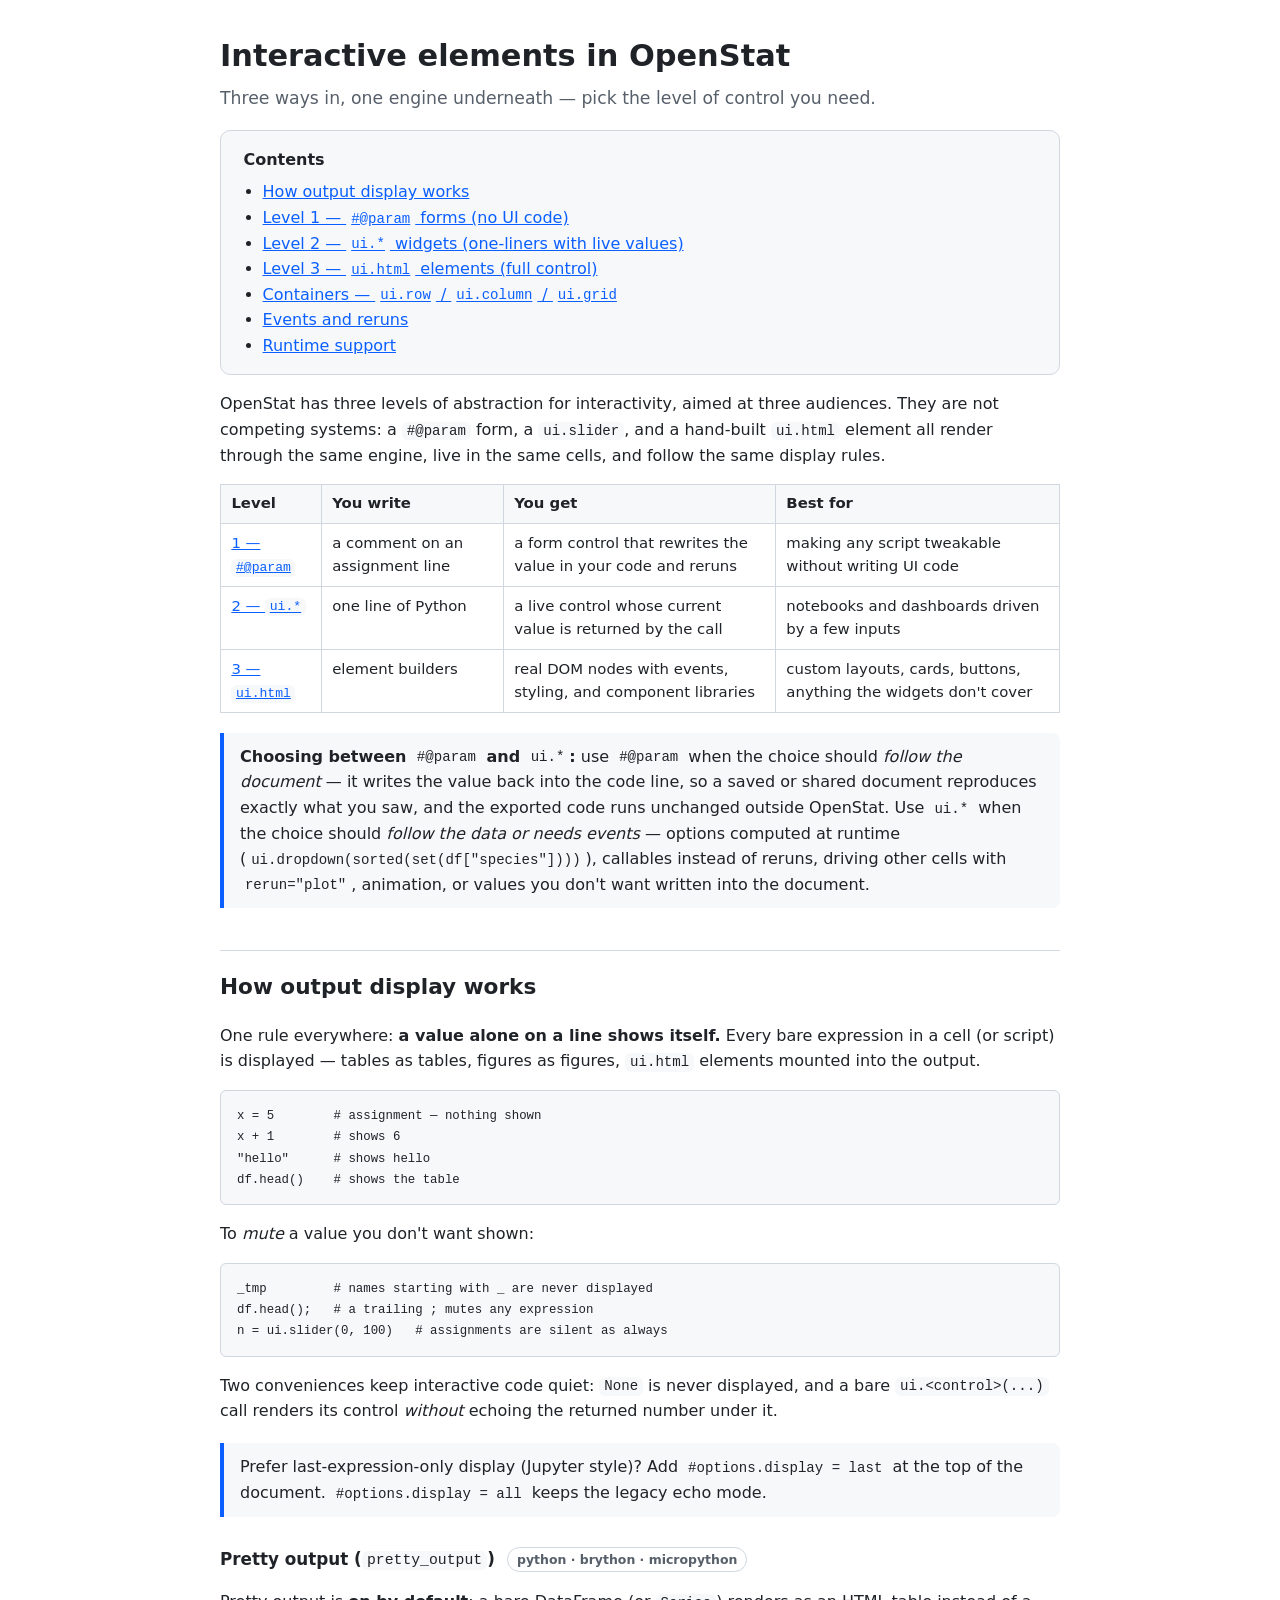
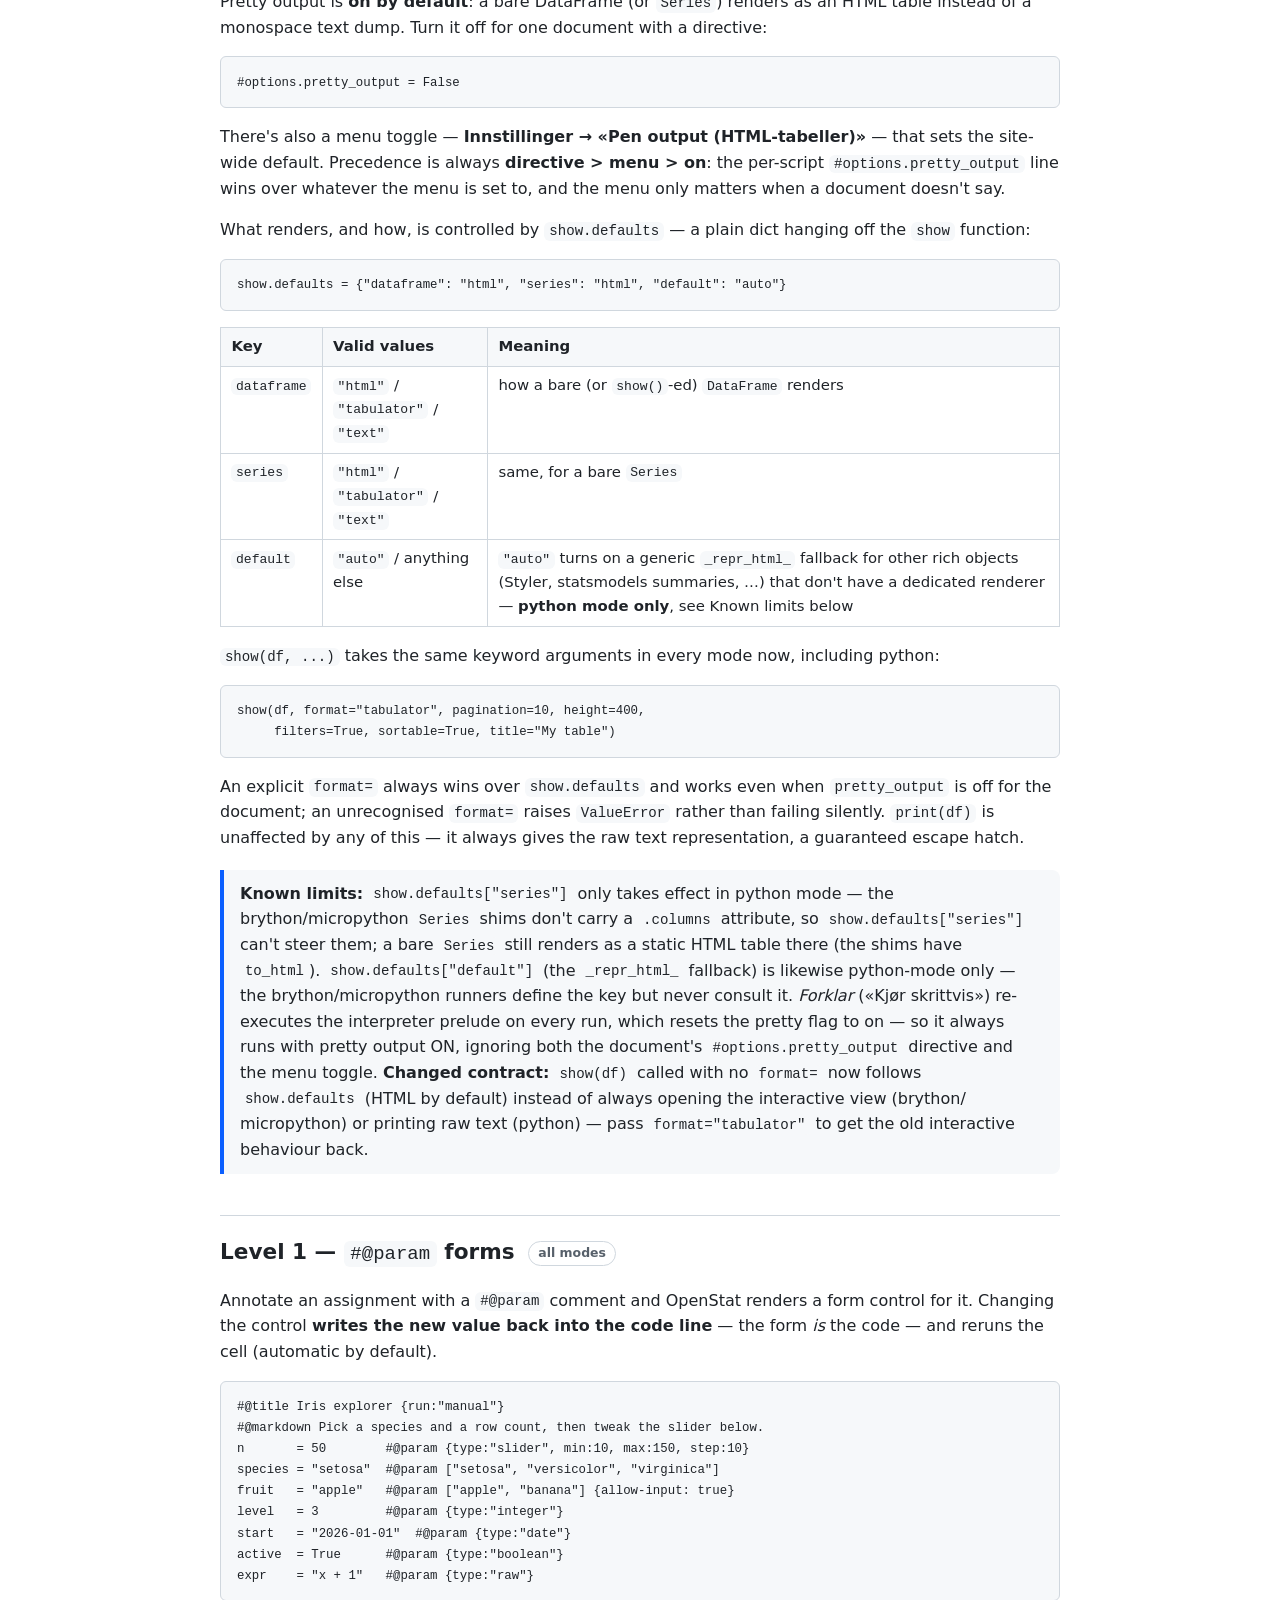
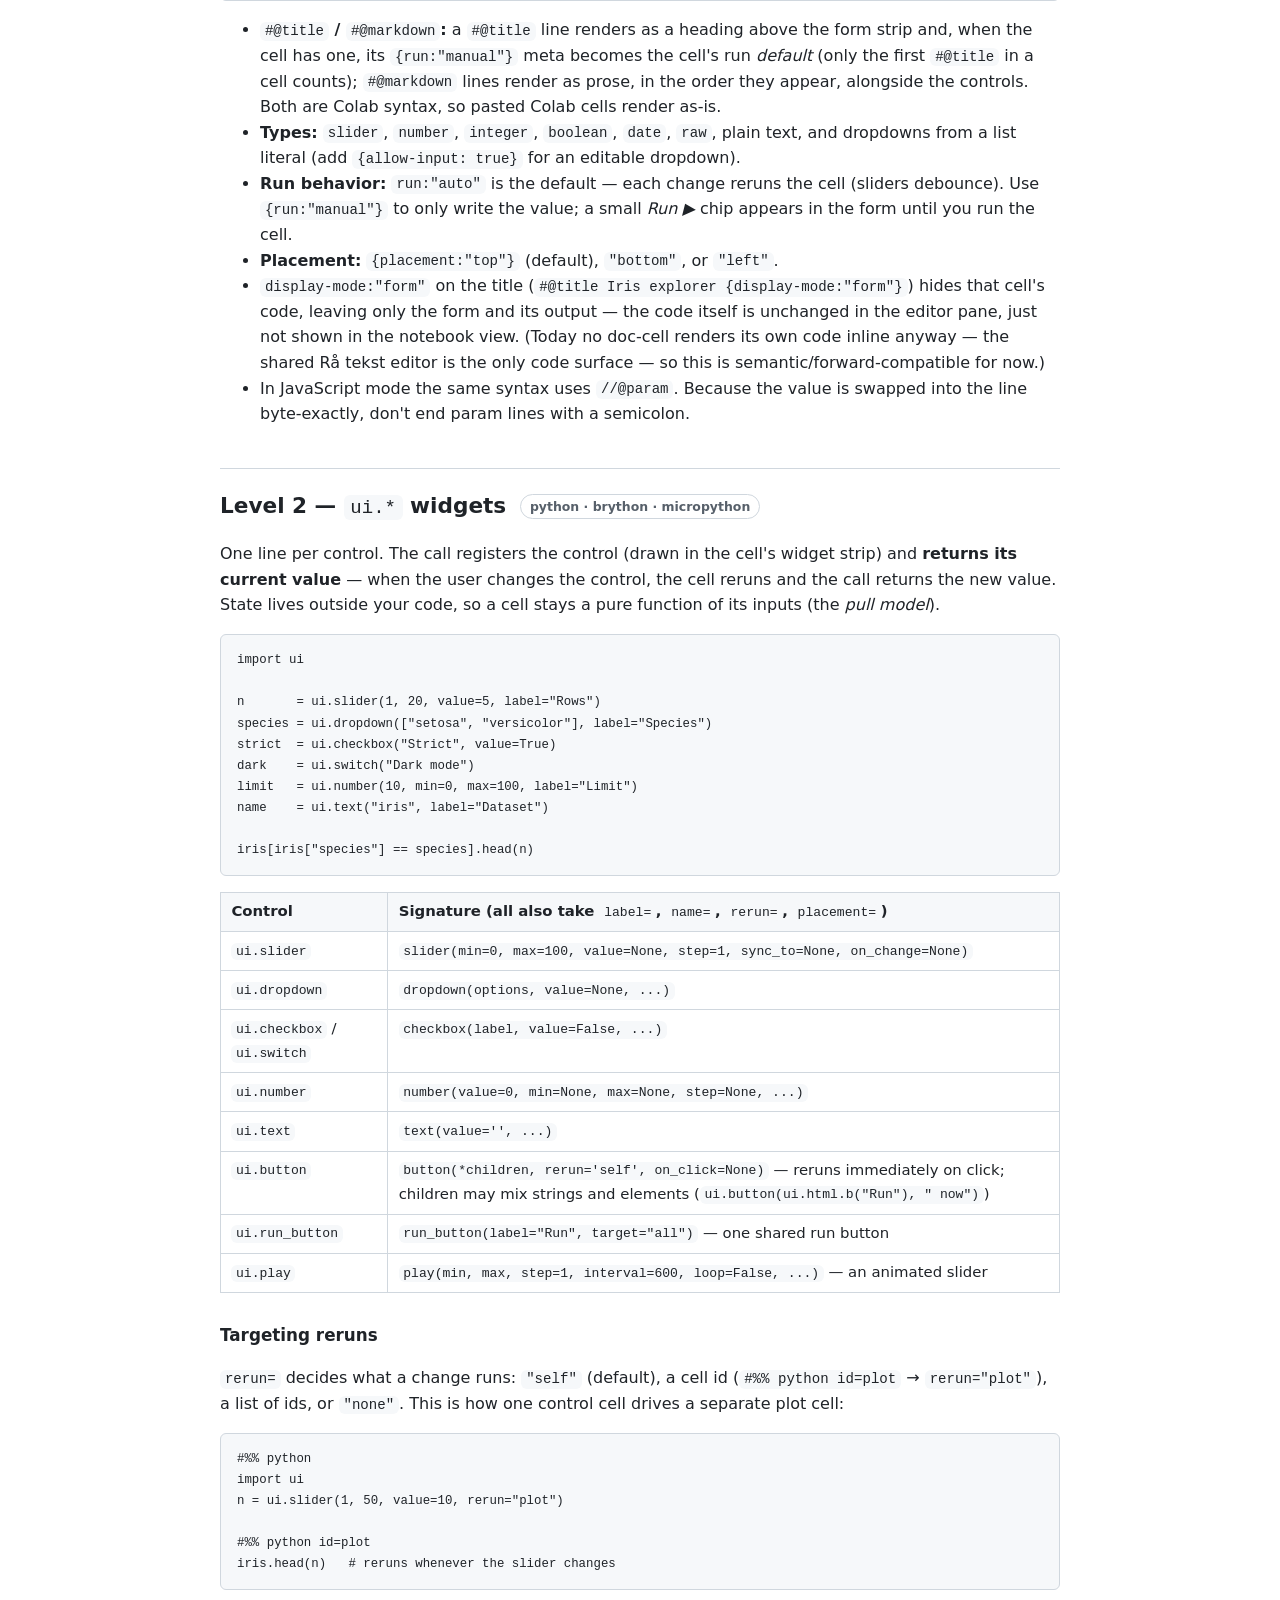
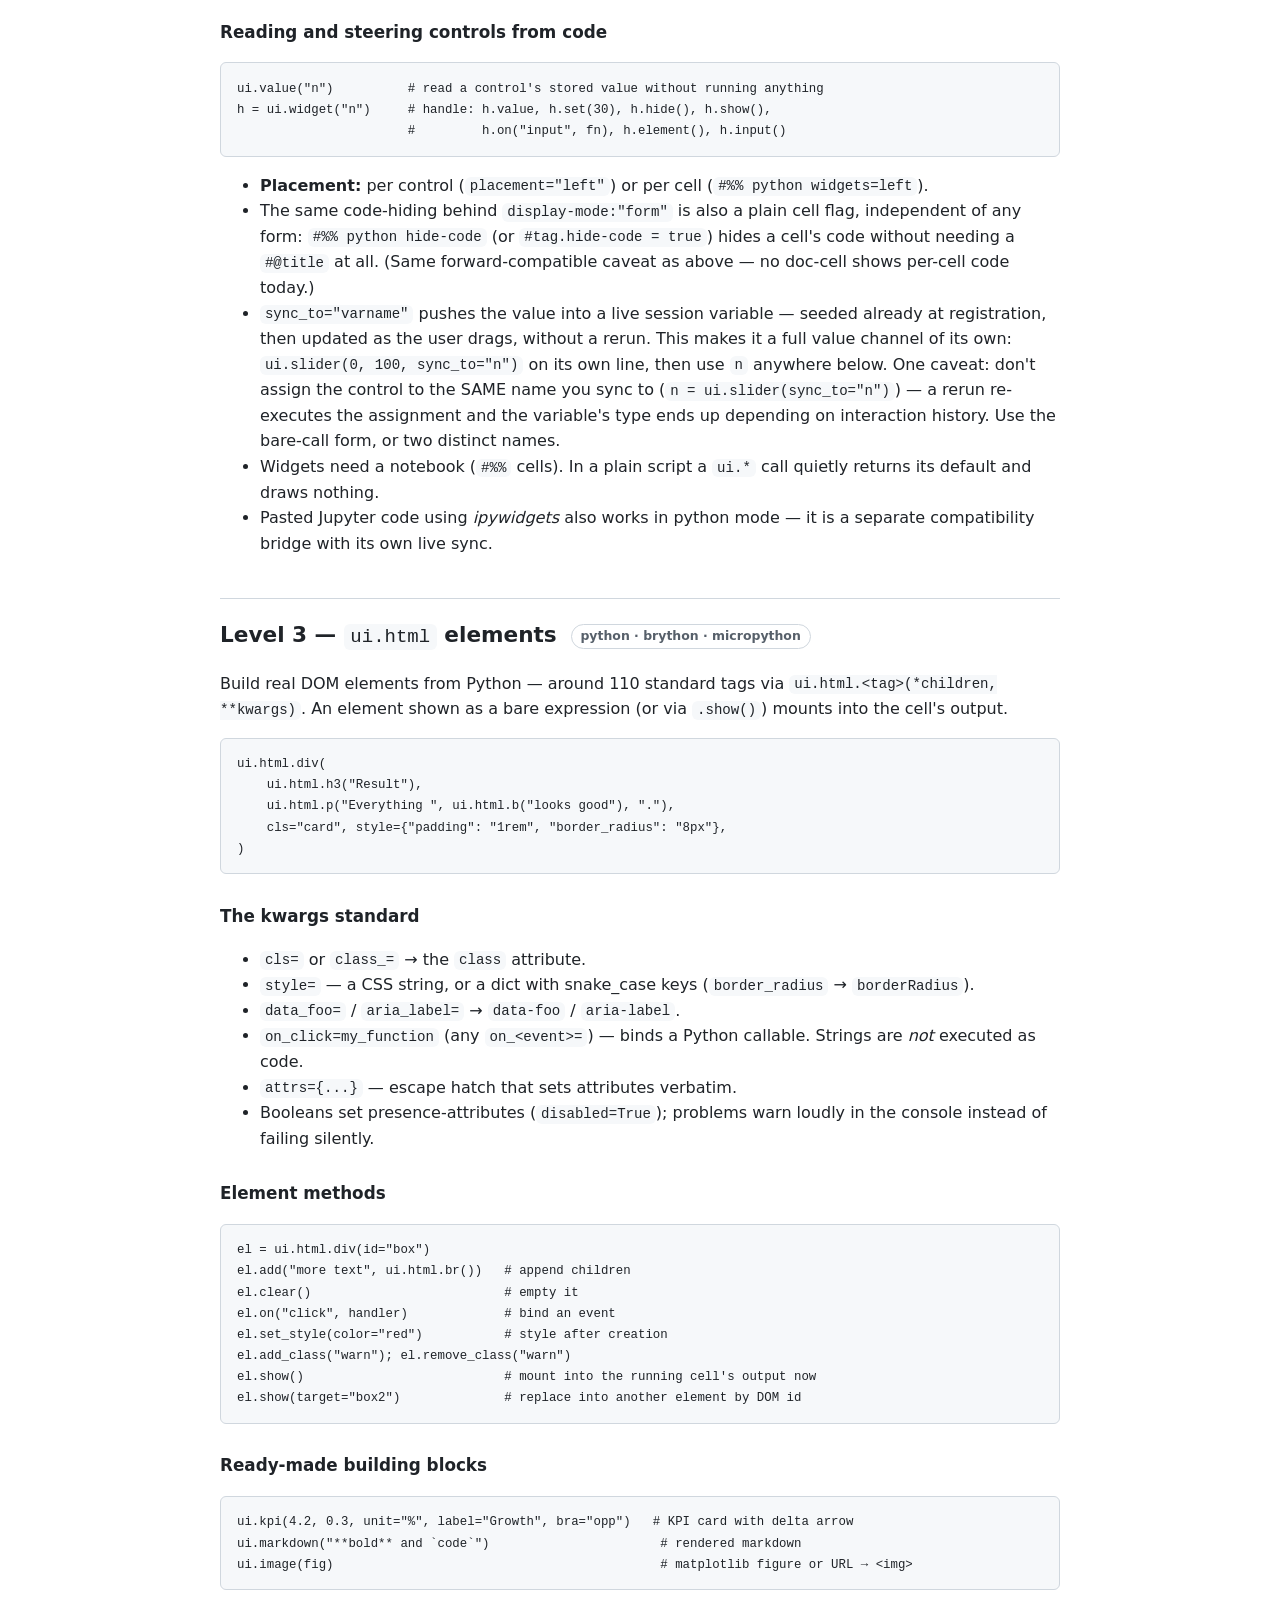
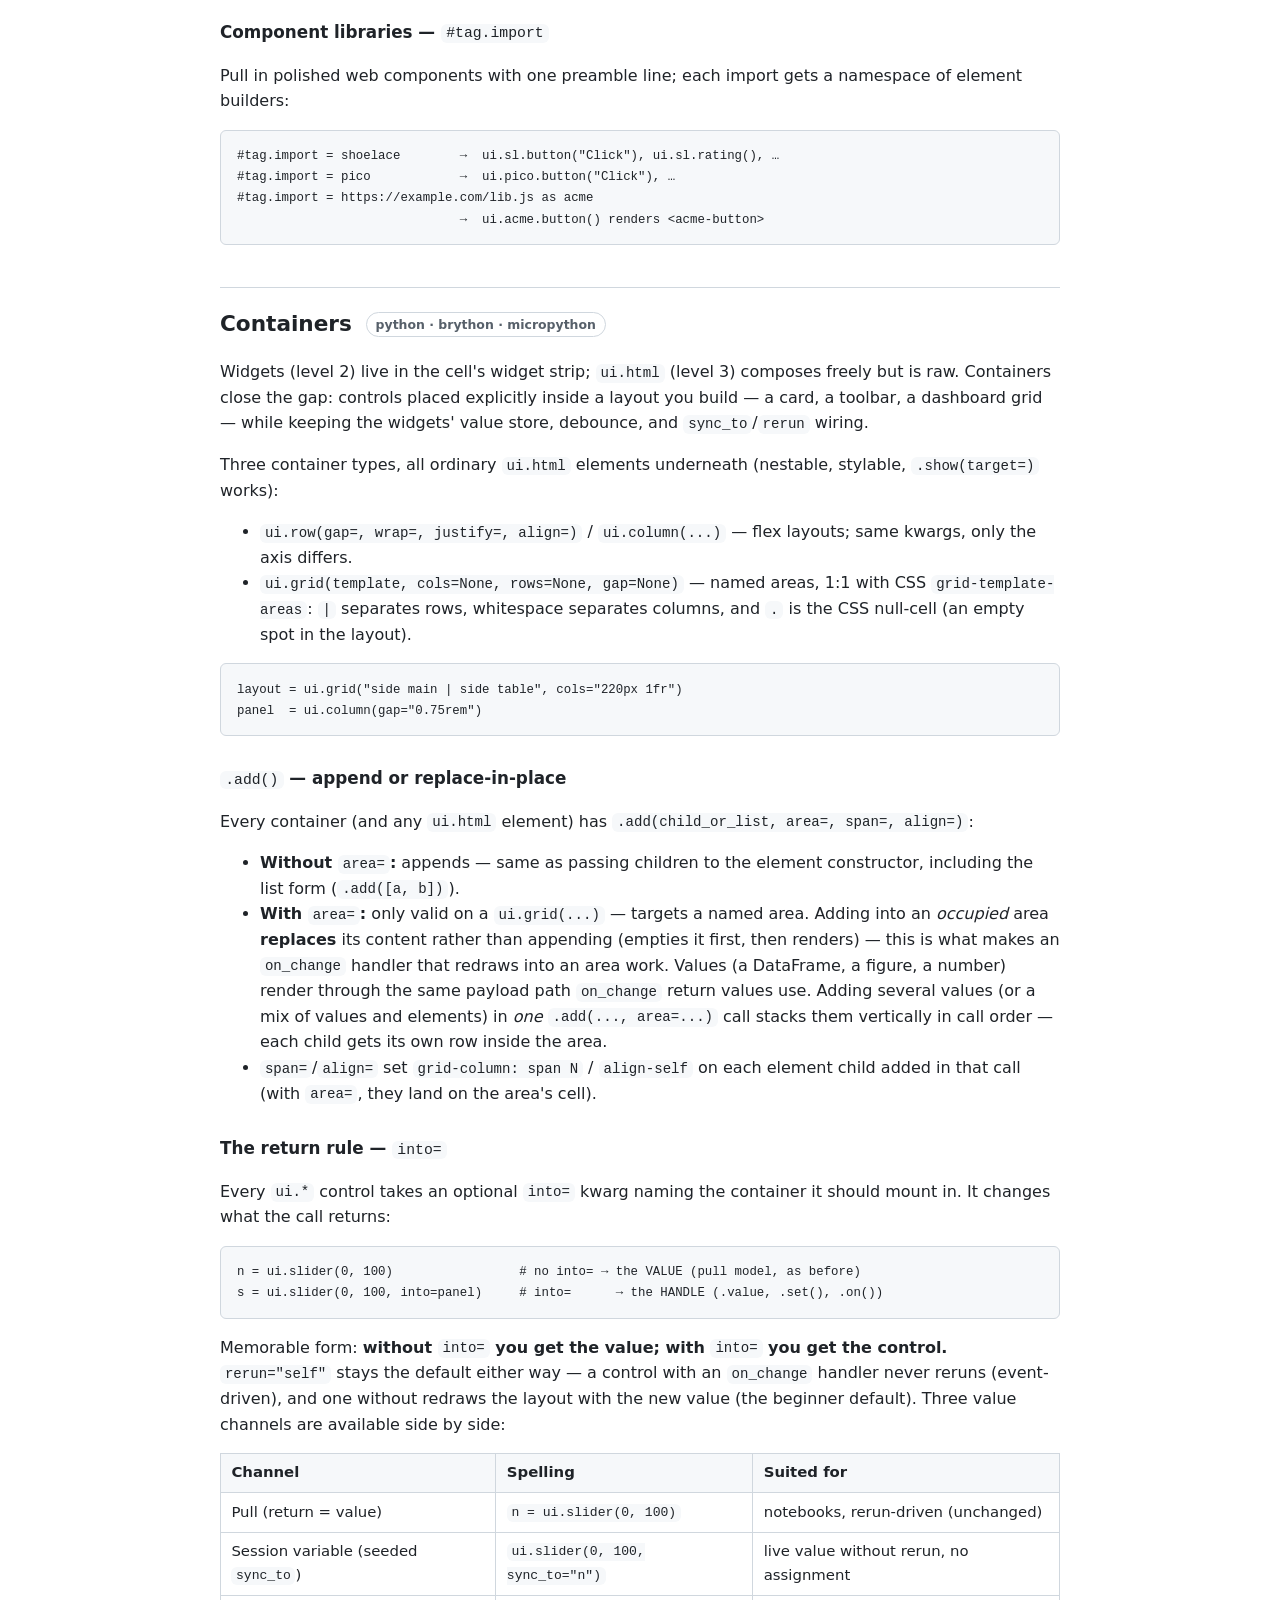
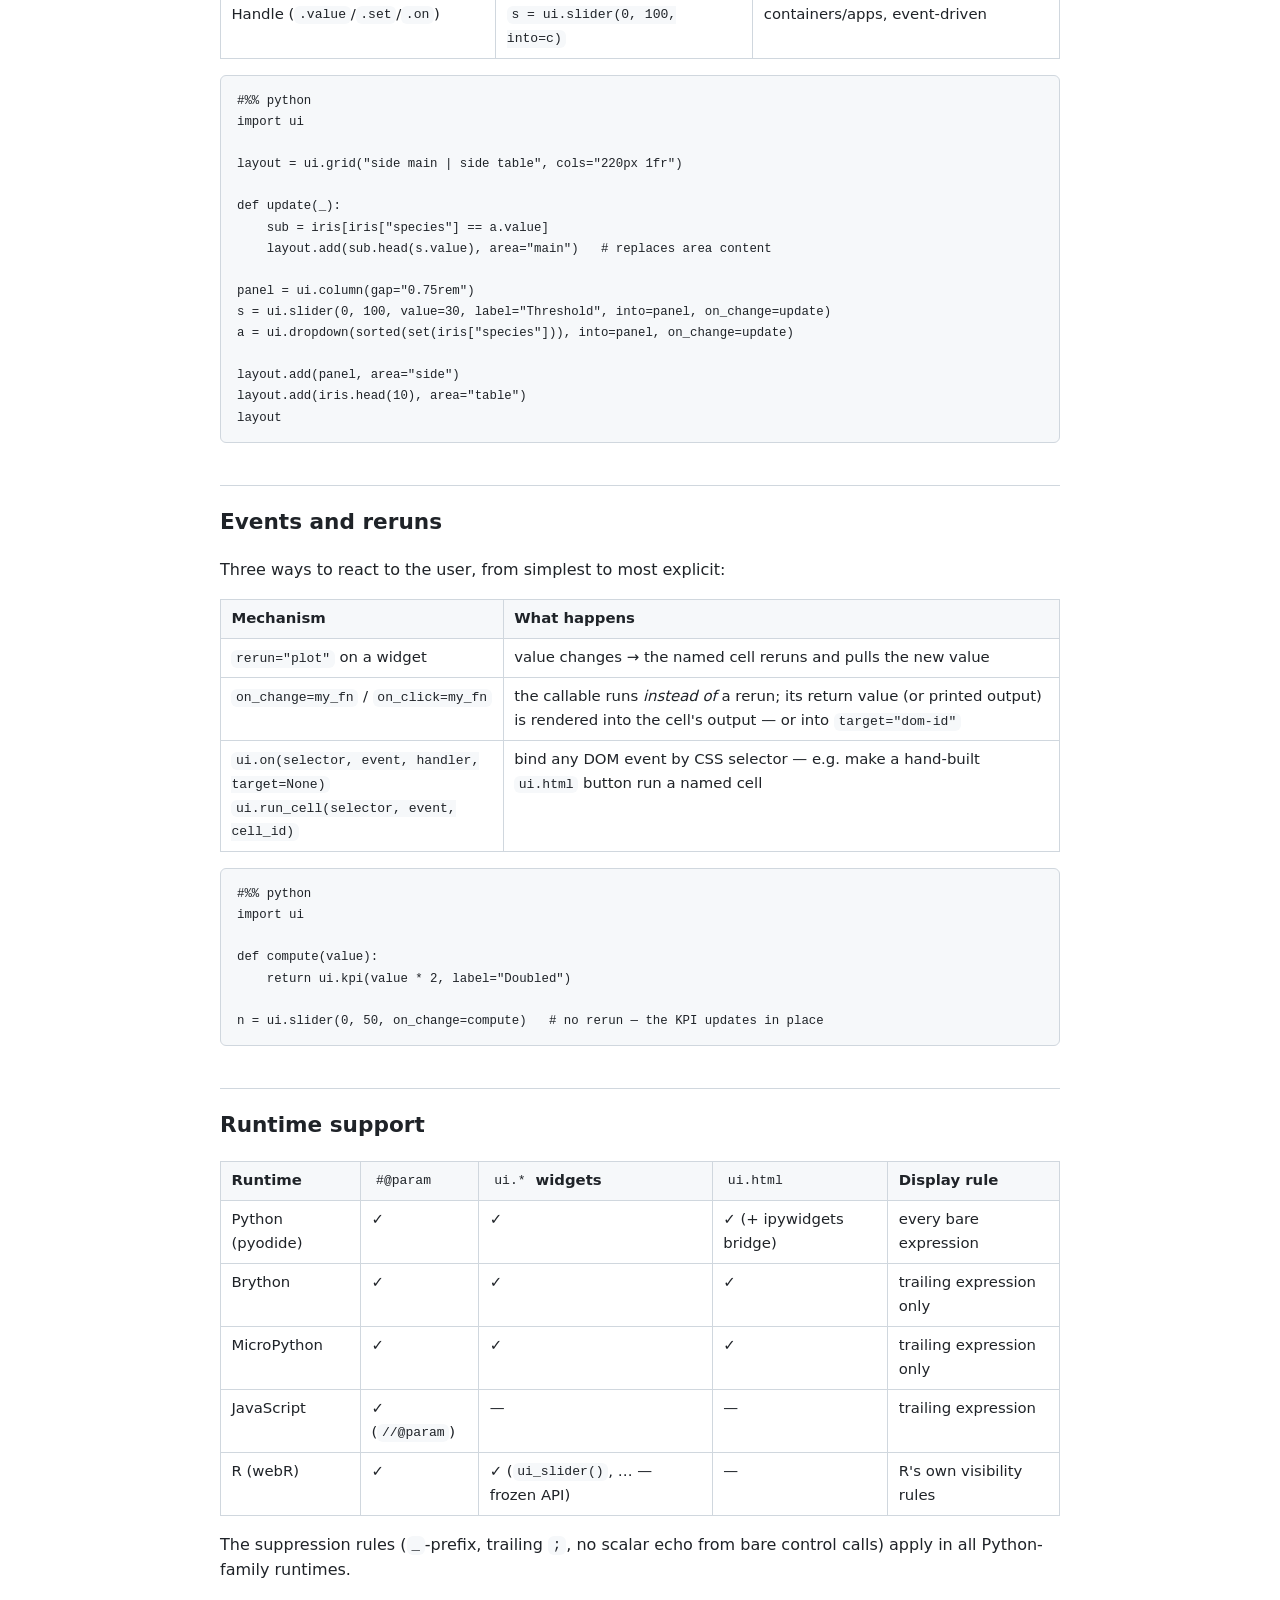
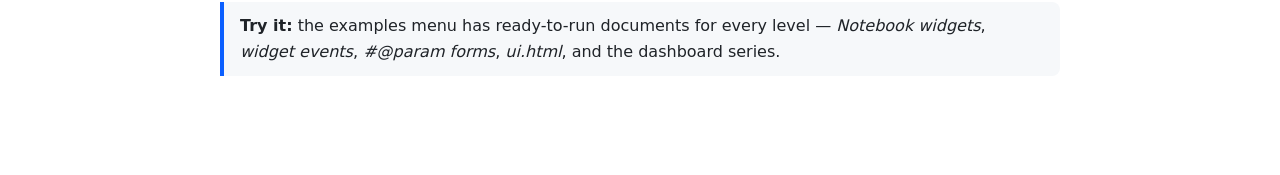
<file: docs/interactive-elements.html>
<!DOCTYPE html>
<html lang="en">
<head>
<meta charset="utf-8">
<meta name="viewport" content="width=device-width, initial-scale=1">
<title>OpenStat — Interactive elements</title>
<style>
  :root {
    --bg: #ffffff; --panel: #f6f8fa; --text: #1f2328; --muted: #57606a;
    --accent: #0b5fff; --border: #d0d7de; --code-bg: #f6f8fa; --kbd: #eaeef2;
  }
  @media (prefers-color-scheme: dark) {
    :root {
      --bg: #1a1b26; --panel: #24283b; --text: #c0caf5; --muted: #737aa2;
      --accent: #7aa2f7; --border: #334155; --code-bg: #16161e; --kbd: #24283b;
    }
  }
  * { box-sizing: border-box; }
  body {
    margin: 0; padding: 0; background: var(--bg); color: var(--text);
    font: 16px/1.6 system-ui, -apple-system, "Segoe UI", sans-serif;
  }
  main { max-width: 880px; margin: 0 auto; padding: 2rem 1.25rem 5rem; }
  h1 { font-size: 1.9rem; margin: 0 0 .3rem; }
  h2 { font-size: 1.35rem; margin-top: 2.6rem; padding-top: 1.2rem; border-top: 1px solid var(--border); }
  h3 { font-size: 1.05rem; margin-top: 1.8rem; }
  p.lead { color: var(--muted); font-size: 1.08rem; margin-top: 0; }
  code, pre {
    font: 0.88em/1.5 ui-monospace, "SF Mono", Menlo, Consolas, monospace;
    background: var(--code-bg); border-radius: 6px;
  }
  code { padding: .1em .35em; }
  pre { padding: .9rem 1rem; overflow-x: auto; border: 1px solid var(--border); }
  pre code { padding: 0; background: none; }
  table { border-collapse: collapse; width: 100%; margin: 1rem 0; font-size: .93rem; }
  th, td { border: 1px solid var(--border); padding: .45rem .65rem; text-align: left; vertical-align: top; }
  th { background: var(--panel); }
  .note {
    background: var(--panel); border-left: 4px solid var(--accent);
    padding: .7rem 1rem; border-radius: 0 8px 8px 0; margin: 1.2rem 0;
  }
  .pill {
    display: inline-block; font-size: .78rem; font-weight: 600; padding: .1rem .55rem;
    border-radius: 999px; border: 1px solid var(--border); color: var(--muted);
    margin-left: .4rem; vertical-align: middle;
  }
  a { color: var(--accent); }
  .toc { background: var(--panel); border: 1px solid var(--border); border-radius: 10px; padding: 1rem 1.4rem; }
  .toc ul { margin: .4rem 0 0; padding-left: 1.2rem; }
</style>
</head>
<body>
<main>

<h1>Interactive elements in OpenStat</h1>
<p class="lead">Three ways in, one engine underneath — pick the level of control you need.</p>

<div class="toc">
<strong>Contents</strong>
<ul>
  <li><a href="#display">How output display works</a></li>
  <li><a href="#params">Level 1 — <code>#@param</code> forms (no UI code)</a></li>
  <li><a href="#widgets">Level 2 — <code>ui.*</code> widgets (one-liners with live values)</a></li>
  <li><a href="#elements">Level 3 — <code>ui.html</code> elements (full control)</a></li>
  <li><a href="#containers">Containers — <code>ui.row</code> / <code>ui.column</code> / <code>ui.grid</code></a></li>
  <li><a href="#events">Events and reruns</a></li>
  <li><a href="#runtimes">Runtime support</a></li>
</ul>
</div>

<p>OpenStat has three levels of abstraction for interactivity, aimed at three
audiences. They are not competing systems: a <code>#@param</code> form, a
<code>ui.slider</code>, and a hand-built <code>ui.html</code> element all
render through the same engine, live in the same cells, and follow the same
display rules.</p>

<table>
<tr><th>Level</th><th>You write</th><th>You get</th><th>Best for</th></tr>
<tr><td><a href="#params">1 — <code>#@param</code></a></td>
    <td>a comment on an assignment line</td>
    <td>a form control that rewrites the value in your code and reruns</td>
    <td>making any script tweakable without writing UI code</td></tr>
<tr><td><a href="#widgets">2 — <code>ui.*</code></a></td>
    <td>one line of Python</td>
    <td>a live control whose current value is returned by the call</td>
    <td>notebooks and dashboards driven by a few inputs</td></tr>
<tr><td><a href="#elements">3 — <code>ui.html</code></a></td>
    <td>element builders</td>
    <td>real DOM nodes with events, styling, and component libraries</td>
    <td>custom layouts, cards, buttons, anything the widgets don't cover</td></tr>
</table>

<div class="note"><strong>Choosing between <code>#@param</code> and
<code>ui.*</code>:</strong> use <code>#@param</code> when the choice should
<em>follow the document</em> — it writes the value back into the code line, so
a saved or shared document reproduces exactly what you saw, and the exported
code runs unchanged outside OpenStat. Use <code>ui.*</code> when the choice
should <em>follow the data or needs events</em> — options computed at runtime
(<code>ui.dropdown(sorted(set(df["species"])))</code>), callables instead of
reruns, driving other cells with <code>rerun="plot"</code>, animation, or
values you don't want written into the document.</div>

<h2 id="display">How output display works</h2>

<p>One rule everywhere: <strong>a value alone on a line shows itself.</strong>
Every bare expression in a cell (or script) is displayed — tables as tables,
figures as figures, <code>ui.html</code> elements mounted into the output.</p>

<pre><code>x = 5        # assignment — nothing shown
x + 1        # shows 6
"hello"      # shows hello
df.head()    # shows the table</code></pre>

<p>To <em>mute</em> a value you don't want shown:</p>

<pre><code>_tmp         # names starting with _ are never displayed
df.head();   # a trailing ; mutes any expression
n = ui.slider(0, 100)   # assignments are silent as always</code></pre>

<p>Two conveniences keep interactive code quiet: <code>None</code> is never
displayed, and a bare <code>ui.&lt;control&gt;(...)</code> call renders its
control <em>without</em> echoing the returned number under it.</p>

<div class="note">Prefer last-expression-only display (Jupyter style)? Add
<code>#options.display = last</code> at the top of the document.
<code>#options.display = all</code> keeps the legacy echo mode.</div>

<h3 id="pretty">Pretty output (<code>pretty_output</code>) <span class="pill">python · brython · micropython</span></h3>

<p>Pretty output is <strong>on by default</strong>: a bare DataFrame (or
<code>Series</code>) renders as an HTML table instead of a monospace text
dump. Turn it off for one document with a directive:</p>

<pre><code>#options.pretty_output = False</code></pre>

<p>There's also a menu toggle — <strong>Innstillinger → «Pen output
(HTML-tabeller)»</strong> — that sets the site-wide default. Precedence is
always <strong>directive &gt; menu &gt; on</strong>: the per-script
<code>#options.pretty_output</code> line wins over whatever the menu is set
to, and the menu only matters when a document doesn't say.</p>

<p>What renders, and how, is controlled by <code>show.defaults</code> — a
plain dict hanging off the <code>show</code> function:</p>

<pre><code>show.defaults = {"dataframe": "html", "series": "html", "default": "auto"}</code></pre>

<table>
<tr><th>Key</th><th>Valid values</th><th>Meaning</th></tr>
<tr><td><code>dataframe</code></td><td><code>"html"</code> / <code>"tabulator"</code> / <code>"text"</code></td>
    <td>how a bare (or <code>show()</code>-ed) <code>DataFrame</code> renders</td></tr>
<tr><td><code>series</code></td><td><code>"html"</code> / <code>"tabulator"</code> / <code>"text"</code></td>
    <td>same, for a bare <code>Series</code></td></tr>
<tr><td><code>default</code></td><td><code>"auto"</code> / anything else</td>
    <td><code>"auto"</code> turns on a generic <code>_repr_html_</code>
    fallback for other rich objects (Styler, statsmodels summaries, …) that
    don't have a dedicated renderer — <strong>python mode only</strong>, see
    Known limits below</td></tr>
</table>

<p><code>show(df, ...)</code> takes the same keyword arguments in every mode
now, including python:</p>

<pre><code>show(df, format="tabulator", pagination=10, height=400,
     filters=True, sortable=True, title="My table")</code></pre>

<p>An explicit <code>format=</code> always wins over <code>show.defaults</code>
and works even when <code>pretty_output</code> is off for the document; an
unrecognised <code>format=</code> raises <code>ValueError</code> rather than
failing silently. <code>print(df)</code> is unaffected by any of this — it
always gives the raw text representation, a guaranteed escape hatch.</p>

<div class="note"><strong>Known limits:</strong> <code>show.defaults["series"]</code>
only takes effect in python mode — the brython/micropython <code>Series</code>
shims don't carry a <code>.columns</code> attribute, so
<code>show.defaults["series"]</code> can't steer them; a bare
<code>Series</code> still renders as a static HTML table there (the shims
have <code>to_html</code>). <code>show.defaults["default"]</code> (the
<code>_repr_html_</code> fallback) is likewise python-mode only — the
brython/micropython runners define the key but never consult it.
<em>Forklar</em> («Kjør skrittvis») re-executes the interpreter prelude on
every run, which resets the pretty flag to on — so it always runs with
pretty output ON, ignoring both the document's <code>#options.pretty_output</code>
directive and the menu toggle.
<strong>Changed contract:</strong> <code>show(df)</code> called with no
<code>format=</code> now follows <code>show.defaults</code> (HTML by
default) instead of always opening the interactive view (brython/
micropython) or printing raw text (python) — pass <code>format="tabulator"</code>
to get the old interactive behaviour back.</div>

<h2 id="params">Level 1 — <code>#@param</code> forms <span class="pill">all modes</span></h2>

<p>Annotate an assignment with a <code>#@param</code> comment and OpenStat
renders a form control for it. Changing the control <strong>writes the new
value back into the code line</strong> — the form <em>is</em> the code — and
reruns the cell (automatic by default).</p>

<pre><code>#@title Iris explorer {run:"manual"}
#@markdown Pick a species and a row count, then tweak the slider below.
n       = 50        #@param {type:"slider", min:10, max:150, step:10}
species = "setosa"  #@param ["setosa", "versicolor", "virginica"]
fruit   = "apple"   #@param ["apple", "banana"] {allow-input: true}
level   = 3         #@param {type:"integer"}
start   = "2026-01-01"  #@param {type:"date"}
active  = True      #@param {type:"boolean"}
expr    = "x + 1"   #@param {type:"raw"}</code></pre>

<ul>
<li><strong><code>#@title</code> / <code>#@markdown</code>:</strong> a
    <code>#@title</code> line renders as a heading above the form strip
    and, when the cell has one, its <code>{run:"manual"}</code> meta becomes
    the cell's run <em>default</em> (only the first <code>#@title</code> in
    a cell counts); <code>#@markdown</code> lines render as prose, in the
    order they appear, alongside the controls. Both are Colab syntax, so
    pasted Colab cells render as-is.</li>
<li><strong>Types:</strong> <code>slider</code>, <code>number</code>,
    <code>integer</code>, <code>boolean</code>, <code>date</code>,
    <code>raw</code>, plain text, and dropdowns from a list literal
    (add <code>{allow-input: true}</code> for an editable dropdown).</li>
<li><strong>Run behavior:</strong> <code>run:"auto"</code> is the default —
    each change reruns the cell (sliders debounce). Use
    <code>{run:"manual"}</code> to only write the value; a small
    <em>Run ▶</em> chip appears in the form until you run the cell.</li>
<li><strong>Placement:</strong> <code>{placement:"top"}</code> (default),
    <code>"bottom"</code>, or <code>"left"</code>.</li>
<li><strong><code>display-mode:"form"</code></strong> on the title
    (<code>#@title Iris explorer {display-mode:"form"}</code>) hides that
    cell's code, leaving only the form and its output — the code itself is
    unchanged in the editor pane, just not shown in the notebook view. (Today
    no doc-cell renders its own code inline anyway — the shared Rå tekst
    editor is the only code surface — so this is semantic/forward-compatible
    for now.)</li>
<li>In JavaScript mode the same syntax uses <code>//@param</code>.
    Because the value is swapped into the line byte-exactly, don't end
    param lines with a semicolon.</li>
</ul>

<h2 id="widgets">Level 2 — <code>ui.*</code> widgets <span class="pill">python · brython · micropython</span></h2>

<p>One line per control. The call registers the control (drawn in the cell's
widget strip) and <strong>returns its current value</strong> — when the user
changes the control, the cell reruns and the call returns the new value.
State lives outside your code, so a cell stays a pure function of its inputs
(the <em>pull model</em>).</p>

<pre><code>import ui

n       = ui.slider(1, 20, value=5, label="Rows")
species = ui.dropdown(["setosa", "versicolor"], label="Species")
strict  = ui.checkbox("Strict", value=True)
dark    = ui.switch("Dark mode")
limit   = ui.number(10, min=0, max=100, label="Limit")
name    = ui.text("iris", label="Dataset")

iris[iris["species"] == species].head(n)</code></pre>

<table>
<tr><th>Control</th><th>Signature (all also take <code>label=</code>, <code>name=</code>, <code>rerun=</code>, <code>placement=</code>)</th></tr>
<tr><td><code>ui.slider</code></td><td><code>slider(min=0, max=100, value=None, step=1, sync_to=None, on_change=None)</code></td></tr>
<tr><td><code>ui.dropdown</code></td><td><code>dropdown(options, value=None, ...)</code></td></tr>
<tr><td><code>ui.checkbox</code> / <code>ui.switch</code></td><td><code>checkbox(label, value=False, ...)</code></td></tr>
<tr><td><code>ui.number</code></td><td><code>number(value=0, min=None, max=None, step=None, ...)</code></td></tr>
<tr><td><code>ui.text</code></td><td><code>text(value='', ...)</code></td></tr>
<tr><td><code>ui.button</code></td><td><code>button(*children, rerun='self', on_click=None)</code> — reruns immediately on click; children may mix strings and elements (<code>ui.button(ui.html.b("Run"), " now")</code>)</td></tr>
<tr><td><code>ui.run_button</code></td><td><code>run_button(label="Run", target="all")</code> — one shared run button</td></tr>
<tr><td><code>ui.play</code></td><td><code>play(min, max, step=1, interval=600, loop=False, ...)</code> — an animated slider</td></tr>
</table>

<h3>Targeting reruns</h3>
<p><code>rerun=</code> decides what a change runs: <code>"self"</code>
(default), a cell id (<code>#%% python id=plot</code> → <code>rerun="plot"</code>),
a list of ids, or <code>"none"</code>. This is how one control cell drives a
separate plot cell:</p>

<pre><code>#%% python
import ui
n = ui.slider(1, 50, value=10, rerun="plot")

#%% python id=plot
iris.head(n)   # reruns whenever the slider changes</code></pre>

<h3>Reading and steering controls from code</h3>
<pre><code>ui.value("n")          # read a control's stored value without running anything
h = ui.widget("n")     # handle: h.value, h.set(30), h.hide(), h.show(),
                       #         h.on("input", fn), h.element(), h.input()</code></pre>

<ul>
<li><strong>Placement:</strong> per control (<code>placement="left"</code>)
    or per cell (<code>#%% python widgets=left</code>).</li>
<li>The same code-hiding behind <code>display-mode:"form"</code> is also a
    plain cell flag, independent of any form: <code>#%% python hide-code</code>
    (or <code>#tag.hide-code = true</code>) hides a cell's code without
    needing a <code>#@title</code> at all. (Same forward-compatible caveat as
    above — no doc-cell shows per-cell code today.)</li>
<li><strong><code>sync_to="varname"</code></strong> pushes the value into a
    live session variable — seeded already at registration, then updated as
    the user drags, without a rerun. This makes it a full value channel of
    its own: <code>ui.slider(0, 100, sync_to="n")</code> on its own line,
    then use <code>n</code> anywhere below. One caveat: don't assign the
    control to the SAME name you sync to (<code>n = ui.slider(sync_to="n")</code>)
    — a rerun re-executes the assignment and the variable's type ends up
    depending on interaction history. Use the bare-call form, or two
    distinct names.</li>
<li>Widgets need a notebook (<code>#%%</code> cells). In a plain script a
    <code>ui.*</code> call quietly returns its default and draws nothing.</li>
<li>Pasted Jupyter code using <em>ipywidgets</em> also works in python mode —
    it is a separate compatibility bridge with its own live sync.</li>
</ul>

<h2 id="elements">Level 3 — <code>ui.html</code> elements <span class="pill">python · brython · micropython</span></h2>

<p>Build real DOM elements from Python — around 110 standard tags via
<code>ui.html.&lt;tag&gt;(*children, **kwargs)</code>. An element shown as a
bare expression (or via <code>.show()</code>) mounts into the cell's output.</p>

<pre><code>ui.html.div(
    ui.html.h3("Result"),
    ui.html.p("Everything ", ui.html.b("looks good"), "."),
    cls="card", style={"padding": "1rem", "border_radius": "8px"},
)</code></pre>

<h3>The kwargs standard</h3>
<ul>
<li><code>cls=</code> or <code>class_=</code> → the <code>class</code> attribute.</li>
<li><code>style=</code> — a CSS string, or a dict with snake_case keys
    (<code>border_radius</code> → <code>borderRadius</code>).</li>
<li><code>data_foo=</code> / <code>aria_label=</code> → <code>data-foo</code> /
    <code>aria-label</code>.</li>
<li><code>on_click=my_function</code> (any <code>on_&lt;event&gt;=</code>) —
    binds a Python callable. Strings are <em>not</em> executed as code.</li>
<li><code>attrs={...}</code> — escape hatch that sets attributes verbatim.</li>
<li>Booleans set presence-attributes (<code>disabled=True</code>); problems
    warn loudly in the console instead of failing silently.</li>
</ul>

<h3>Element methods</h3>
<pre><code>el = ui.html.div(id="box")
el.add("more text", ui.html.br())   # append children
el.clear()                          # empty it
el.on("click", handler)             # bind an event
el.set_style(color="red")           # style after creation
el.add_class("warn"); el.remove_class("warn")
el.show()                           # mount into the running cell's output now
el.show(target="box2")              # replace into another element by DOM id</code></pre>

<h3>Ready-made building blocks</h3>
<pre><code>ui.kpi(4.2, 0.3, unit="%", label="Growth", bra="opp")   # KPI card with delta arrow
ui.markdown("**bold** and `code`")                       # rendered markdown
ui.image(fig)                                            # matplotlib figure or URL → &lt;img&gt;</code></pre>

<h3>Component libraries — <code>#tag.import</code></h3>
<p>Pull in polished web components with one preamble line; each import gets a
namespace of element builders:</p>

<pre><code>#tag.import = shoelace        →  ui.sl.button("Click"), ui.sl.rating(), …
#tag.import = pico            →  ui.pico.button("Click"), …
#tag.import = https://example.com/lib.js as acme
                              →  ui.acme.button() renders &lt;acme-button&gt;</code></pre>

<h2 id="containers">Containers <span class="pill">python · brython · micropython</span></h2>

<p>Widgets (level 2) live in the cell's widget strip; <code>ui.html</code>
(level 3) composes freely but is raw. Containers close the gap: controls
placed explicitly inside a layout you build — a card, a toolbar, a
dashboard grid — while keeping the widgets' value store, debounce, and
<code>sync_to</code>/<code>rerun</code> wiring.</p>

<p>Three container types, all ordinary <code>ui.html</code> elements
underneath (nestable, stylable, <code>.show(target=)</code> works):</p>

<ul>
<li><code>ui.row(gap=, wrap=, justify=, align=)</code> / <code>ui.column(...)</code>
    — flex layouts; same kwargs, only the axis differs.</li>
<li><code>ui.grid(template, cols=None, rows=None, gap=None)</code> — named
    areas, 1:1 with CSS <code>grid-template-areas</code>:
    <code>|</code> separates rows, whitespace separates columns, and
    <code>.</code> is the CSS null-cell (an empty spot in the layout).</li>
</ul>

<pre><code>layout = ui.grid("side main | side table", cols="220px 1fr")
panel  = ui.column(gap="0.75rem")</code></pre>

<h3><code>.add()</code> — append or replace-in-place</h3>
<p>Every container (and any <code>ui.html</code> element) has
<code>.add(child_or_list, area=, span=, align=)</code>:</p>
<ul>
<li><strong>Without <code>area=</code>:</strong> appends — same as passing
    children to the element constructor, including the list form
    (<code>.add([a, b])</code>).</li>
<li><strong>With <code>area=</code>:</strong> only valid on a
    <code>ui.grid(...)</code> — targets a named area. Adding into an
    <em>occupied</em> area <strong>replaces</strong> its content rather than
    appending (empties it first, then renders) — this is what makes an
    <code>on_change</code> handler that redraws into an area work.
    Values (a DataFrame, a figure, a number) render through the same
    payload path <code>on_change</code> return values use. Adding several
    values (or a mix of values and elements) in <em>one</em>
    <code>.add(..., area=...)</code> call stacks them vertically in call
    order — each child gets its own row inside the area.</li>
<li><code>span=</code>/<code>align=</code> set <code>grid-column: span N</code>
    / <code>align-self</code> on each element child added in that call
    (with <code>area=</code>, they land on the area's cell).</li>
</ul>

<h3>The return rule — <code>into=</code></h3>
<p>Every <code>ui.*</code> control takes an optional <code>into=</code>
kwarg naming the container it should mount in. It changes what the call
returns:</p>

<pre><code>n = ui.slider(0, 100)                 # no into= → the VALUE (pull model, as before)
s = ui.slider(0, 100, into=panel)     # into=      → the HANDLE (.value, .set(), .on())</code></pre>

<p>Memorable form: <strong>without <code>into=</code> you get the value;
with <code>into=</code> you get the control.</strong> <code>rerun="self"</code>
stays the default either way — a control with an <code>on_change</code>
handler never reruns (event-driven), and one without redraws the layout
with the new value (the beginner default). Three value channels are
available side by side:</p>

<table>
<tr><th>Channel</th><th>Spelling</th><th>Suited for</th></tr>
<tr><td>Pull (return = value)</td><td><code>n = ui.slider(0, 100)</code></td>
    <td>notebooks, rerun-driven (unchanged)</td></tr>
<tr><td>Session variable (seeded <code>sync_to</code>)</td>
    <td><code>ui.slider(0, 100, sync_to="n")</code></td>
    <td>live value without rerun, no assignment</td></tr>
<tr><td>Handle (<code>.value</code>/<code>.set</code>/<code>.on</code>)</td>
    <td><code>s = ui.slider(0, 100, into=c)</code></td>
    <td>containers/apps, event-driven</td></tr>
</table>

<pre><code>#%% python
import ui

layout = ui.grid("side main | side table", cols="220px 1fr")

def update(_):
    sub = iris[iris["species"] == a.value]
    layout.add(sub.head(s.value), area="main")   # replaces area content

panel = ui.column(gap="0.75rem")
s = ui.slider(0, 100, value=30, label="Threshold", into=panel, on_change=update)
a = ui.dropdown(sorted(set(iris["species"])), into=panel, on_change=update)

layout.add(panel, area="side")
layout.add(iris.head(10), area="table")
layout</code></pre>

<h2 id="events">Events and reruns</h2>

<p>Three ways to react to the user, from simplest to most explicit:</p>

<table>
<tr><th>Mechanism</th><th>What happens</th></tr>
<tr><td><code>rerun="plot"</code> on a widget</td>
    <td>value changes → the named cell reruns and pulls the new value</td></tr>
<tr><td><code>on_change=my_fn</code> / <code>on_click=my_fn</code></td>
    <td>the callable runs <em>instead of</em> a rerun; its return value (or
        printed output) is rendered into the cell's output — or into
        <code>target="dom-id"</code></td></tr>
<tr><td><code>ui.on(selector, event, handler, target=None)</code><br>
        <code>ui.run_cell(selector, event, cell_id)</code></td>
    <td>bind any DOM event by CSS selector — e.g. make a hand-built
        <code>ui.html</code> button run a named cell</td></tr>
</table>

<pre><code>#%% python
import ui

def compute(value):
    return ui.kpi(value * 2, label="Doubled")

n = ui.slider(0, 50, on_change=compute)   # no rerun — the KPI updates in place</code></pre>

<h2 id="runtimes">Runtime support</h2>

<table>
<tr><th>Runtime</th><th><code>#@param</code></th><th><code>ui.*</code> widgets</th><th><code>ui.html</code></th><th>Display rule</th></tr>
<tr><td>Python (pyodide)</td><td>✓</td><td>✓</td><td>✓ (+ ipywidgets bridge)</td><td>every bare expression</td></tr>
<tr><td>Brython</td><td>✓</td><td>✓</td><td>✓</td><td>trailing expression only</td></tr>
<tr><td>MicroPython</td><td>✓</td><td>✓</td><td>✓</td><td>trailing expression only</td></tr>
<tr><td>JavaScript</td><td>✓ (<code>//@param</code>)</td><td>—</td><td>—</td><td>trailing expression</td></tr>
<tr><td>R (webR)</td><td>✓</td><td>✓ (<code>ui_slider()</code>, … — frozen API)</td><td>—</td><td>R's own visibility rules</td></tr>
</table>

<p>The suppression rules (<code>_</code>-prefix, trailing <code>;</code>, no
scalar echo from bare control calls) apply in all Python-family runtimes.</p>

<div class="note"><strong>Try it:</strong> the examples menu has ready-to-run
documents for every level — <em>Notebook widgets</em>, <em>widget events</em>,
<em>#@param forms</em>, <em>ui.html</em>, and the dashboard series.</div>

</main>
</body>
</html>
</file>
